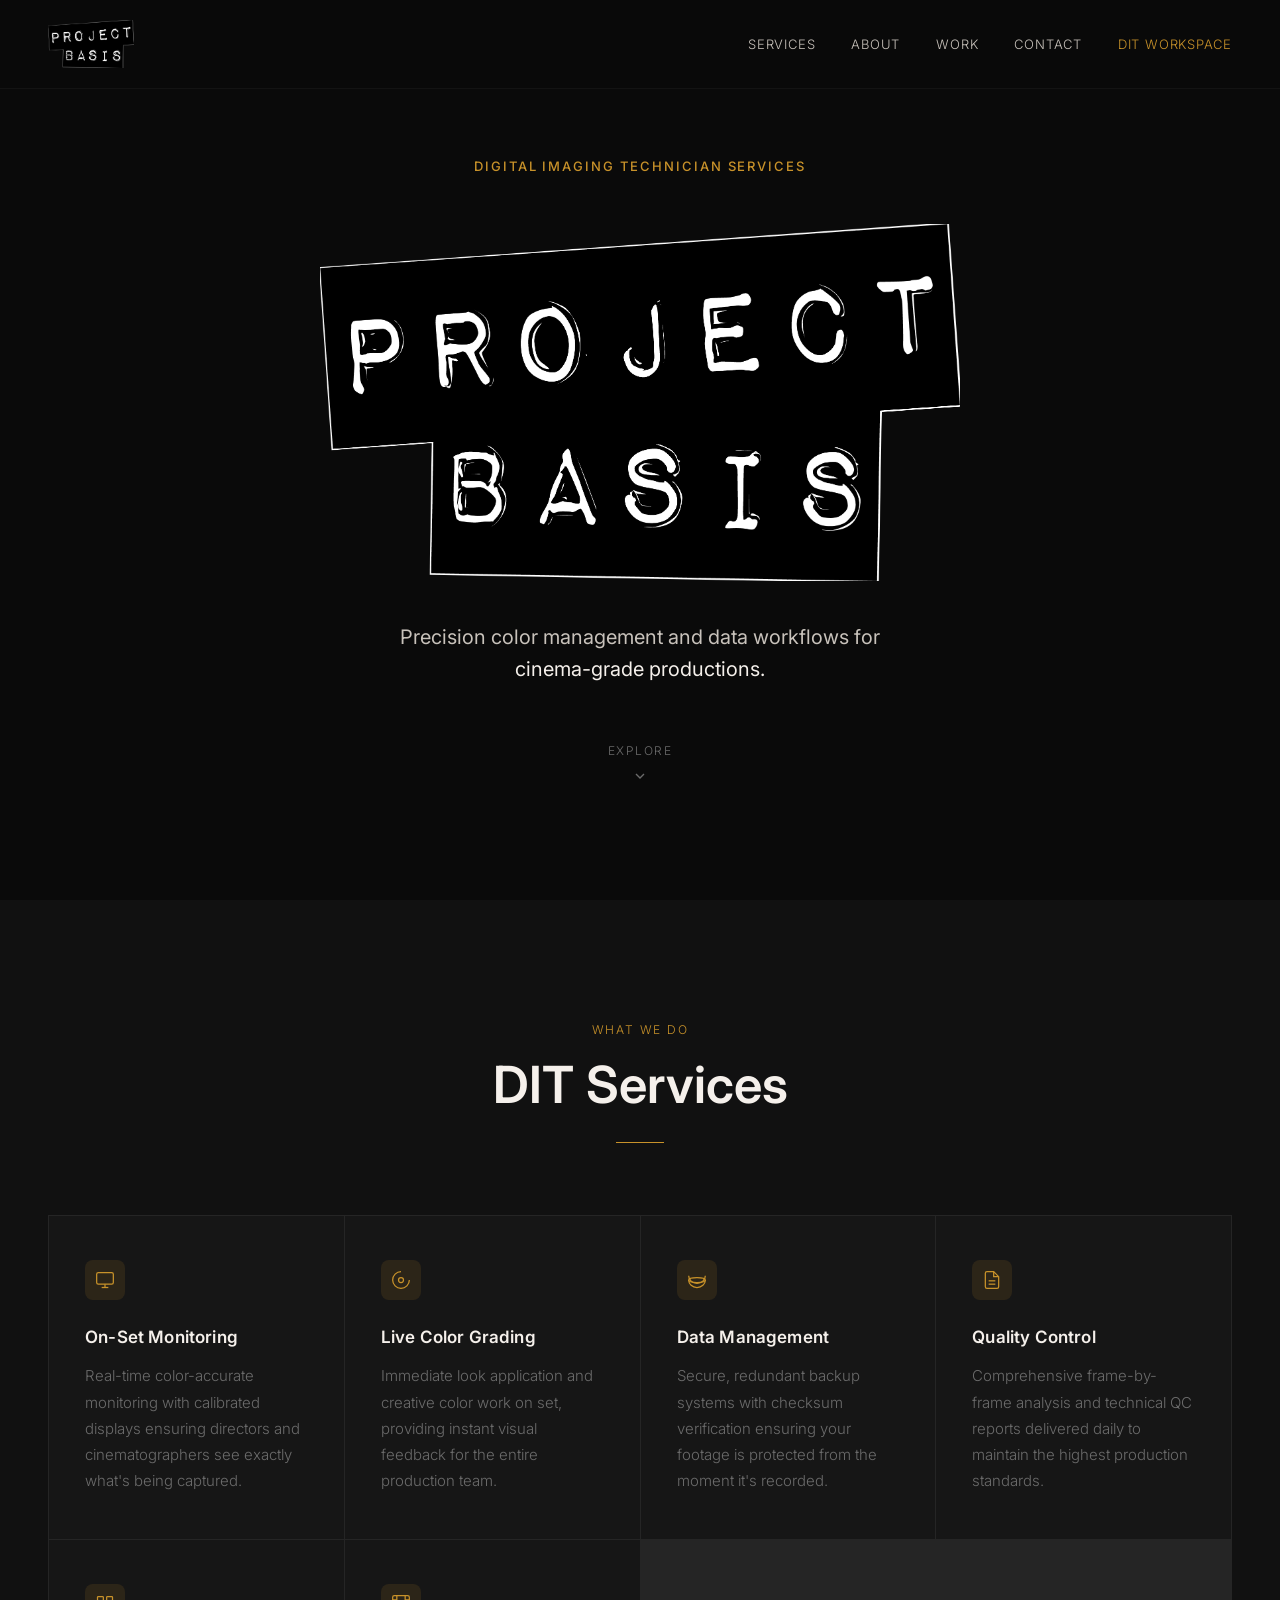
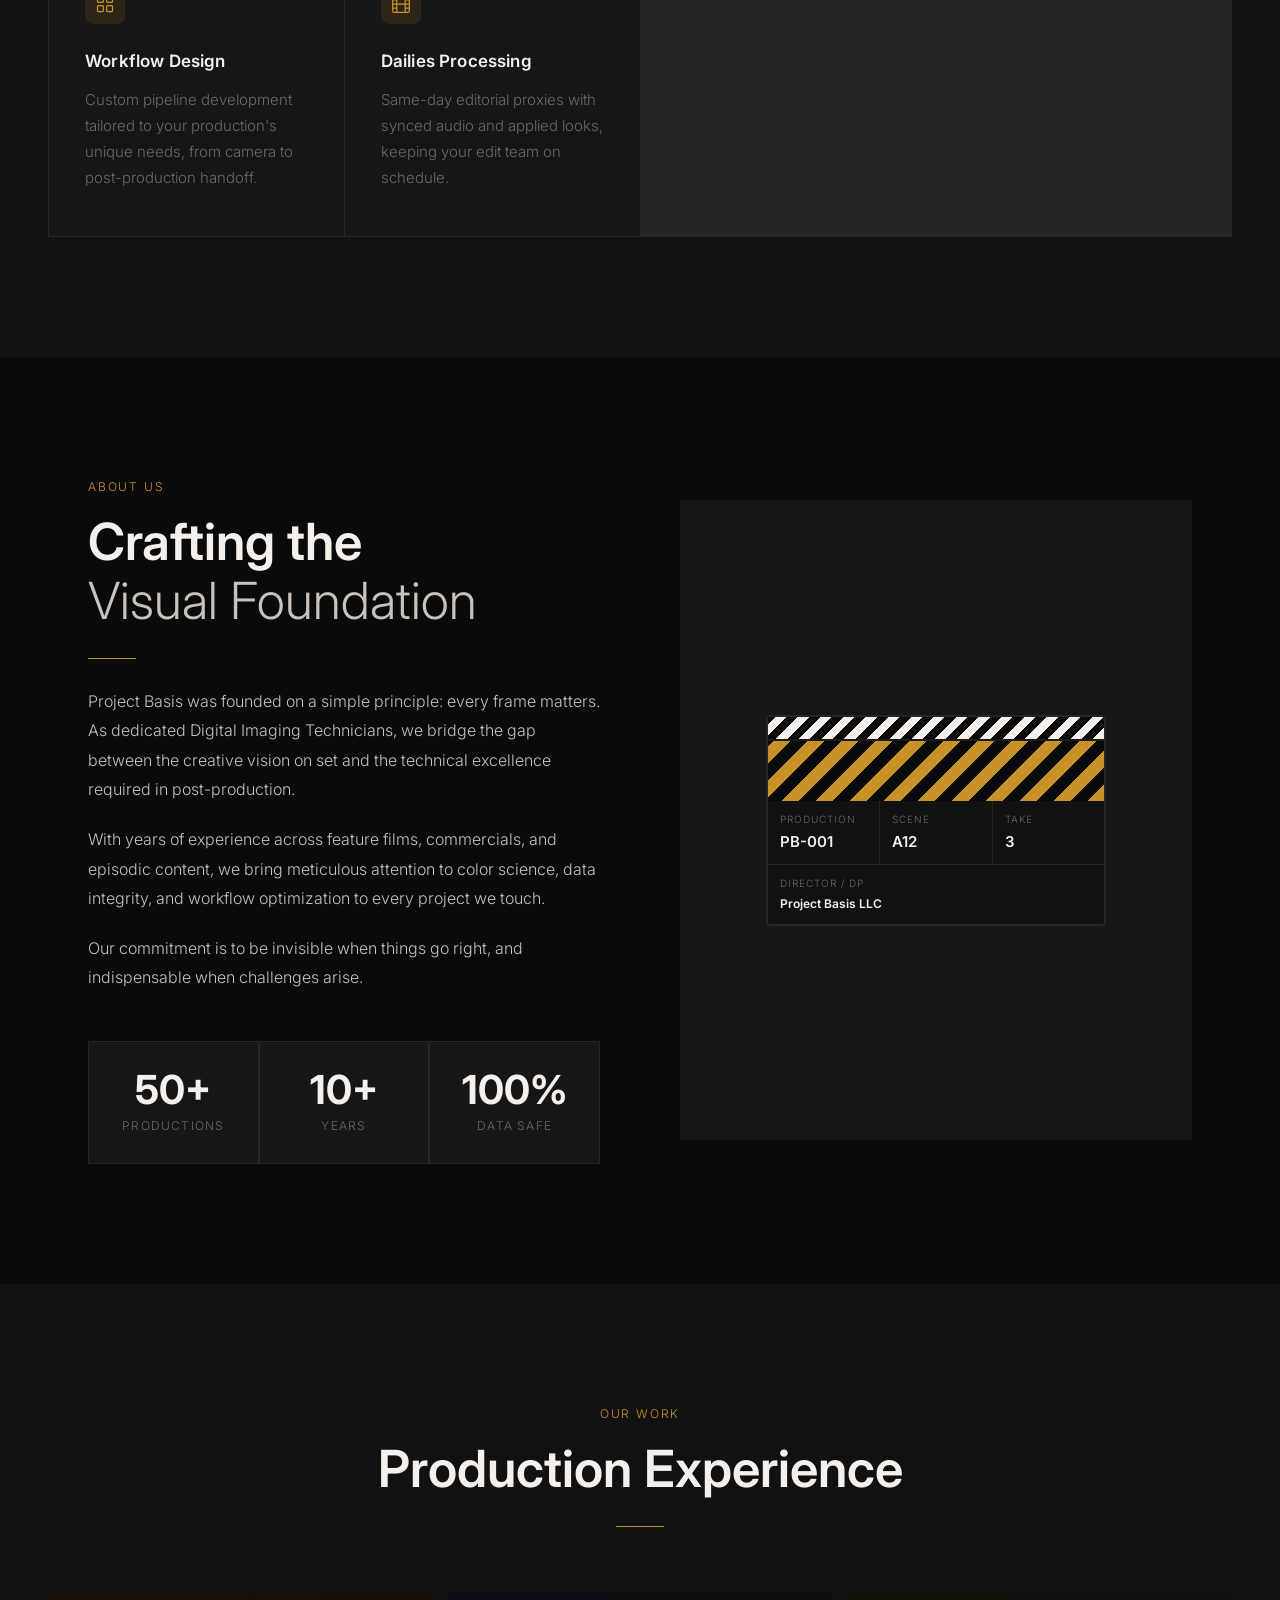
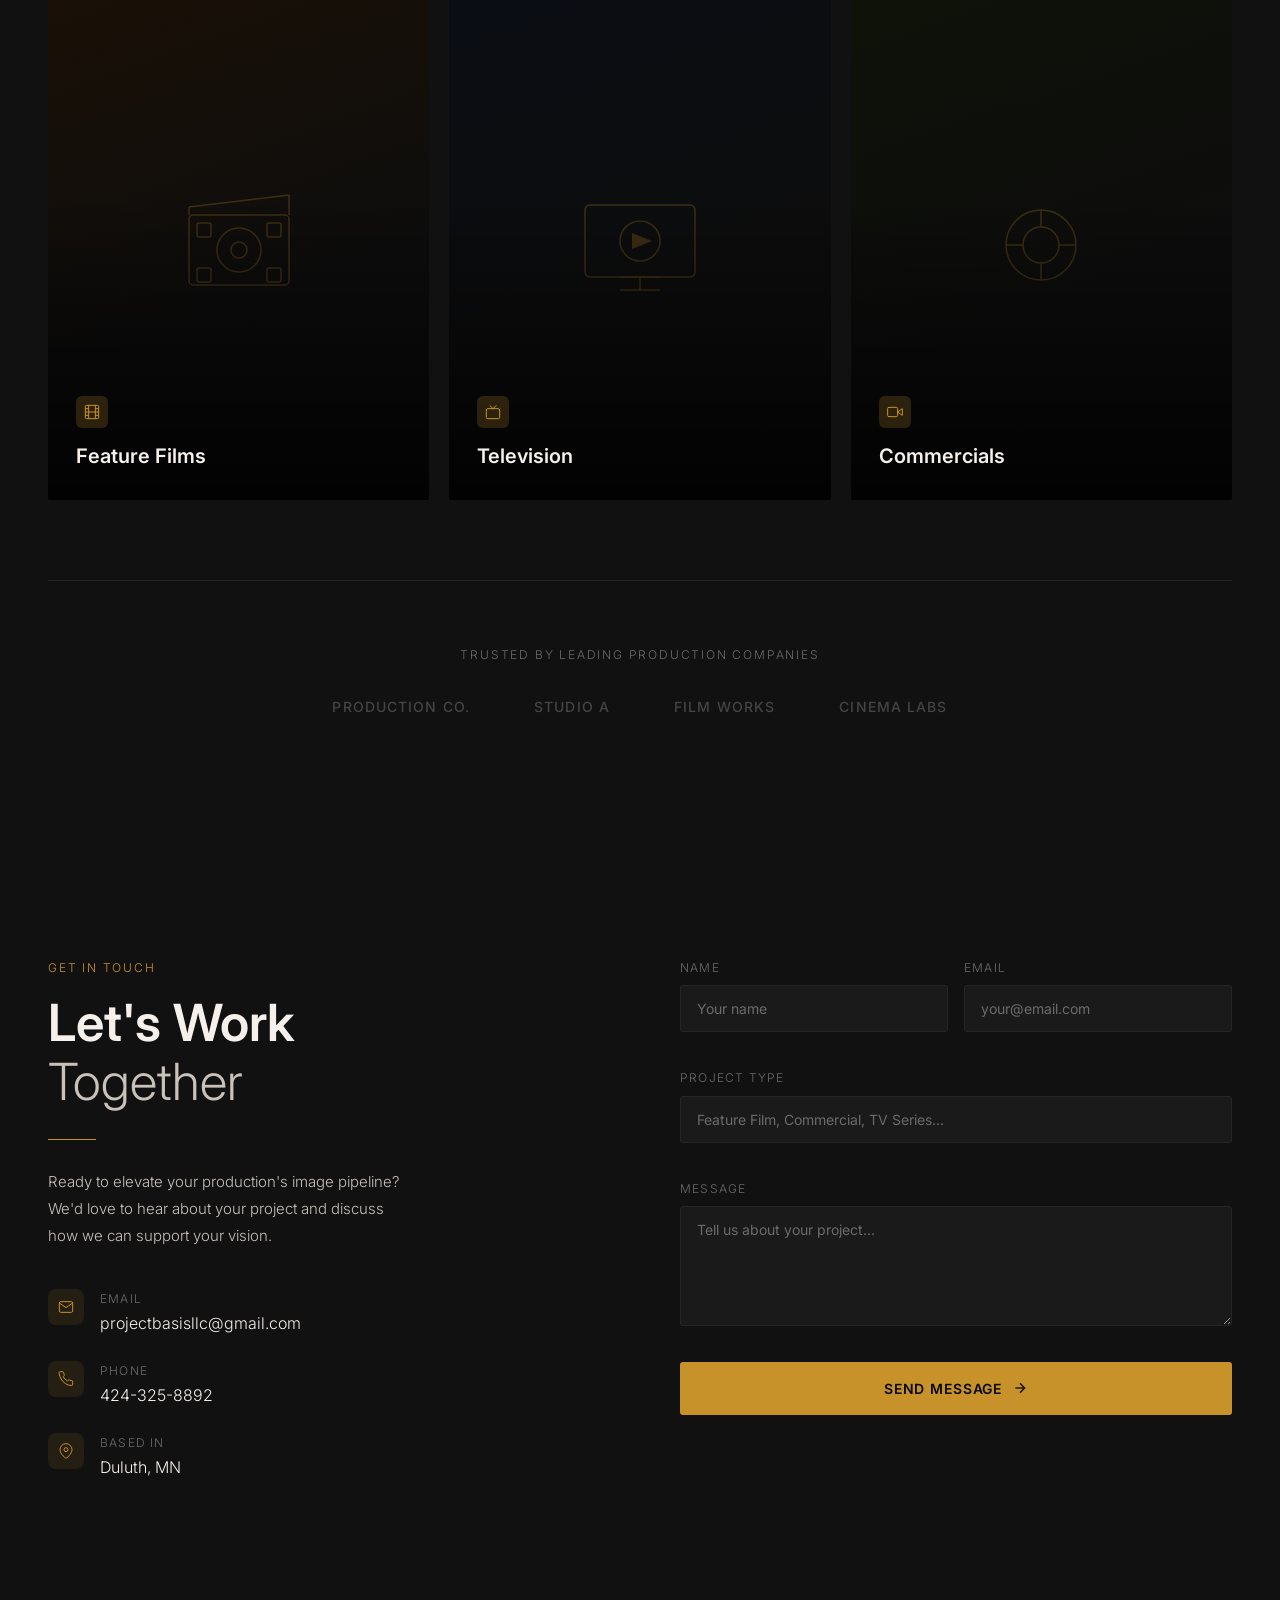
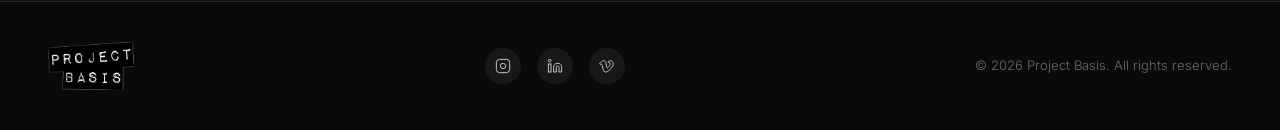
<file: index.html>
<!DOCTYPE html>
<html lang="en">
<head>
  <meta charset="UTF-8" />
  <meta name="viewport" content="width=device-width, initial-scale=1.0" />
  <title>Project Basis — Digital Imaging Technician Services</title>
  <link rel="preconnect" href="https://fonts.googleapis.com" />
  <link href="https://fonts.googleapis.com/css2?family=Inter:wght@300;400;500;600;700&display=swap" rel="stylesheet" />
  <link rel="stylesheet" href="styles.css" />
</head>
<body>

<!-- ══════════════════════════════════════════
     VIEW 1: MAIN SITE
══════════════════════════════════════════ -->
<div id="view-main" class="view active">

  <nav id="main-nav">
    <img src="assets/images/Logo3_withBG.png" alt="Project Basis" style="height:48px;width:auto;cursor:pointer;display:block;" onclick="showView('main')">
    <ul class="nav-links">
      <li><a onclick="scrollToSection('services')">Services</a></li>
      <li><a onclick="scrollToSection('about')">About</a></li>
      <li><a onclick="scrollToSection('work')">Work</a></li>
      <li><a onclick="scrollToSection('contact')">Contact</a></li>
      <li><a class="cta" onclick="goToWorkspace()">DIT Workspace</a></li>
    </ul>
  </nav>

  <!-- HERO -->
  <section id="hero">
    <p class="hero-tag">Digital Imaging Technician Services</p>
    <div class="hero-logo-wrap" style="margin-bottom:40px;">
      <img src="assets/images/Logo3_withBG.png" alt="Project Basis" style="width:min(640px,80vw);height:auto;display:block;" />
    </div>
    <p class="hero-subtitle">Precision color management and data workflows for <strong>cinema-grade productions.</strong></p>
    <div class="scroll-cue">
      <span>Explore</span>
      <svg width="16" height="16" viewBox="0 0 24 24" stroke="currentColor" fill="none" stroke-width="2"><polyline points="6 9 12 15 18 9"/></svg>
    </div>
  </section>

  <!-- SERVICES -->
  <section id="services">
    <div class="services-header">
      <p class="section-label">What We Do</p>
      <h2 class="section-title">DIT Services</h2>
      <div class="rule"></div>
    </div>
    <div class="services-grid">
      <div class="service-card">
        <div class="service-icon"><svg viewBox="0 0 24 24"><rect x="2" y="3" width="20" height="14" rx="2"/><line x1="8" y1="21" x2="16" y2="21"/><line x1="12" y1="17" x2="12" y2="21"/></svg></div>
        <h3 class="service-name">On-Set Monitoring</h3>
        <p class="service-desc">Real-time color-accurate monitoring with calibrated displays ensuring directors and cinematographers see exactly what's being captured.</p>
      </div>
      <div class="service-card">
        <div class="service-icon"><svg viewBox="0 0 24 24"><circle cx="12" cy="12" r="3"/><path d="M12 2a10 10 0 1 0 10 10"/></svg></div>
        <h3 class="service-name">Live Color Grading</h3>
        <p class="service-desc">Immediate look application and creative color work on set, providing instant visual feedback for the entire production team.</p>
      </div>
      <div class="service-card">
        <div class="service-icon"><svg viewBox="0 0 24 24"><ellipse cx="12" cy="12" rx="10" ry="3"/><path d="M2 12c0 4.97 4.48 9 10 9s10-4.03 10-9"/><path d="M2 7c0 4.97 4.48 9 10 9s10-4.03 10-9"/></svg></div>
        <h3 class="service-name">Data Management</h3>
        <p class="service-desc">Secure, redundant backup systems with checksum verification ensuring your footage is protected from the moment it's recorded.</p>
      </div>
      <div class="service-card">
        <div class="service-icon"><svg viewBox="0 0 24 24"><path d="M14 2H6a2 2 0 0 0-2 2v16a2 2 0 0 0 2 2h12a2 2 0 0 0 2-2V8z"/><polyline points="14 2 14 8 20 8"/><line x1="16" y1="13" x2="8" y2="13"/><line x1="16" y1="17" x2="8" y2="17"/></svg></div>
        <h3 class="service-name">Quality Control</h3>
        <p class="service-desc">Comprehensive frame-by-frame analysis and technical QC reports delivered daily to maintain the highest production standards.</p>
      </div>
      <div class="service-card">
        <div class="service-icon"><svg viewBox="0 0 24 24"><rect x="3" y="3" width="7" height="7" rx="1"/><rect x="14" y="3" width="7" height="7" rx="1"/><rect x="3" y="14" width="7" height="7" rx="1"/><rect x="14" y="14" width="7" height="7" rx="1"/></svg></div>
        <h3 class="service-name">Workflow Design</h3>
        <p class="service-desc">Custom pipeline development tailored to your production's unique needs, from camera to post-production handoff.</p>
      </div>
      <div class="service-card">
        <div class="service-icon"><svg viewBox="0 0 24 24"><rect x="2" y="2" width="20" height="20" rx="2"/><path d="M7 2v20M17 2v20M2 12h20M2 7h5M17 7h5M2 17h5M17 17h5"/></svg></div>
        <h3 class="service-name">Dailies Processing</h3>
        <p class="service-desc">Same-day editorial proxies with synced audio and applied looks, keeping your edit team on schedule.</p>
      </div>
    </div>
  </section>

  <!-- ABOUT -->
  <div id="about">
    <div>
      <p class="section-label">About Us</p>
      <h2 class="section-title">Crafting the<br><em>Visual Foundation</em></h2>
      <div class="rule"></div>
      <div class="about-body">
        <p>Project Basis was founded on a simple principle: every frame matters. As dedicated Digital Imaging Technicians, we bridge the gap between the creative vision on set and the technical excellence required in post-production.</p>
        <p>With years of experience across feature films, commercials, and episodic content, we bring meticulous attention to color science, data integrity, and workflow optimization to every project we touch.</p>
        <p>Our commitment is to be invisible when things go right, and indispensable when challenges arise.</p>
      </div>
      <div class="about-stats">
        <div class="stat"><div class="stat-number">50+</div><div class="stat-label">Productions</div></div>
        <div class="stat"><div class="stat-number">10+</div><div class="stat-label">Years</div></div>
        <div class="stat"><div class="stat-number">100%</div><div class="stat-label">Data Safe</div></div>
      </div>
    </div>
    <div class="about-image">
      <div class="clapboard">
        <div class="clapboard-body">
          <div class="clapboard-arm"></div>
          <div class="clapboard-stripe"></div>
          <div class="clapboard-fields">
            <div class="cb-field"><div class="cb-field-label">Production</div><div class="cb-field-value">PB-001</div></div>
            <div class="cb-field"><div class="cb-field-label">Scene</div><div class="cb-field-value">A12</div></div>
            <div class="cb-field"><div class="cb-field-label">Take</div><div class="cb-field-value">3</div></div>
            <div class="cb-field" style="grid-column:span 3"><div class="cb-field-label">Director / DP</div><div class="cb-field-value" style="font-size:12px">Project Basis LLC</div></div>
          </div>
        </div>
      </div>
    </div>
  </div>

  <!-- WORK -->
  <section id="work">
    <div class="work-header">
      <p class="section-label">Our Work</p>
      <h2 class="section-title">Production Experience</h2>
      <div class="rule"></div>
    </div>
    <div class="work-grid">
      <div class="work-card">
        <div class="work-card-bg film"></div>
        <div class="wc-illustration">
          <svg width="140" height="140" viewBox="0 0 140 140" stroke="#C8922A" fill="none" stroke-width="1.5"><rect x="20" y="40" width="100" height="70" rx="4"/><circle cx="70" cy="75" r="22"/><circle cx="70" cy="75" r="8"/><rect x="28" y="48" width="14" height="14" rx="2"/><rect x="98" y="48" width="14" height="14" rx="2"/><rect x="28" y="93" width="14" height="14" rx="2"/><rect x="98" y="93" width="14" height="14" rx="2"/><line x1="20" y1="32" x2="120" y2="20"/><line x1="20" y1="40" x2="20" y2="32"/><line x1="120" y1="40" x2="120" y2="20"/></svg>
        </div>
        <div class="work-card-overlay"></div>
        <div class="work-card-content">
          <div class="work-card-icon"><svg viewBox="0 0 24 24"><rect x="2" y="2" width="20" height="20" rx="2"/><path d="M7 2v20M17 2v20M2 12h20M2 7h5M2 17h5M17 7h5M17 17h5"/></svg></div>
          <div class="work-card-title">Feature Films</div>
        </div>
      </div>
      <div class="work-card">
        <div class="work-card-bg tv"></div>
        <div class="wc-illustration">
          <svg width="140" height="140" viewBox="0 0 140 140" stroke="#C8922A" fill="none" stroke-width="1.5"><rect x="15" y="30" width="110" height="72" rx="5"/><line x1="50" y1="102" x2="90" y2="102"/><line x1="70" y1="102" x2="70" y2="115"/><line x1="50" y1="115" x2="90" y2="115"/><circle cx="70" cy="66" r="20"/><polygon points="62,58 62,74 82,66" fill="#C8922A" stroke="none"/></svg>
        </div>
        <div class="work-card-overlay"></div>
        <div class="work-card-content">
          <div class="work-card-icon"><svg viewBox="0 0 24 24"><rect x="2" y="7" width="20" height="15" rx="2"/><polyline points="17 2 12 7 7 2"/></svg></div>
          <div class="work-card-title">Television</div>
        </div>
      </div>
      <div class="work-card">
        <div class="work-card-bg comm"></div>
        <div class="wc-illustration">
          <svg width="140" height="140" viewBox="0 0 140 140" stroke="#C8922A" fill="none" stroke-width="1.5"><circle cx="70" cy="70" r="35"/><circle cx="70" cy="70" r="18"/><line x1="70" y1="35" x2="70" y2="52"/><line x1="70" y1="88" x2="70" y2="105"/><line x1="35" y1="70" x2="52" y2="70"/><line x1="88" y1="70" x2="105" y2="70"/></svg>
        </div>
        <div class="work-card-overlay"></div>
        <div class="work-card-content">
          <div class="work-card-icon"><svg viewBox="0 0 24 24"><polygon points="23 7 16 12 23 17 23 7"/><rect x="1" y="5" width="15" height="14" rx="2"/></svg></div>
          <div class="work-card-title">Commercials</div>
        </div>
      </div>
    </div>
    <div class="trust-bar">
      <div class="trust-label">Trusted by leading production companies</div>
      <div class="trust-logos">
        <span class="trust-logo">Production Co.</span>
        <span class="trust-logo">Studio A</span>
        <span class="trust-logo">Film Works</span>
        <span class="trust-logo">Cinema Labs</span>
      </div>
    </div>
  </section>

  <!-- CONTACT -->
  <section id="contact">
    <div class="contact-inner">
      <div>
        <p class="section-label">Get In Touch</p>
        <h2 class="section-title">Let's Work<br><em>Together</em></h2>
        <div class="rule"></div>
        <p style="font-size:15px;color:var(--text);max-width:360px;line-height:1.8;">Ready to elevate your production's image pipeline? We'd love to hear about your project and discuss how we can support your vision.</p>
        <div class="contact-info-list">
          <div class="contact-info-item">
            <div class="contact-info-icon"><svg viewBox="0 0 24 24"><path d="M4 4h16c1.1 0 2 .9 2 2v12c0 1.1-.9 2-2 2H4c-1.1 0-2-.9-2-2V6c0-1.1.9-2 2-2z"/><polyline points="22,6 12,13 2,6"/></svg></div>
            <div><div class="contact-info-label">Email</div><div class="contact-info-value">projectbasisllc@gmail.com</div></div>
          </div>
          <div class="contact-info-item">
            <div class="contact-info-icon"><svg viewBox="0 0 24 24"><path d="M22 16.92v3a2 2 0 0 1-2.18 2 19.79 19.79 0 0 1-8.63-3.07A19.5 19.5 0 0 1 4.69 12 19.79 19.79 0 0 1 1.6 3.37 2 2 0 0 1 3.56 1h3a2 2 0 0 1 2 1.72c.127.96.361 1.903.7 2.81a2 2 0 0 1-.45 2.11L7.91 8.72a16 16 0 0 0 6.29 6.29l.91-.91a2 2 0 0 1 2.11-.45c.907.339 1.85.573 2.81.7A2 2 0 0 1 22 16.92z"/></svg></div>
            <div><div class="contact-info-label">Phone</div><div class="contact-info-value">424-325-8892</div></div>
          </div>
          <div class="contact-info-item">
            <div class="contact-info-icon"><svg viewBox="0 0 24 24"><path d="M21 10c0 7-9 13-9 13s-9-6-9-13a9 9 0 0 1 18 0z"/><circle cx="12" cy="10" r="3"/></svg></div>
            <div><div class="contact-info-label">Based In</div><div class="contact-info-value">Duluth, MN</div></div>
          </div>
        </div>
      </div>
      <form class="contact-form" onsubmit="handleContact(event)">
        <div class="form-row">
          <div class="form-group"><label class="form-label">Name</label><input class="form-input" type="text" placeholder="Your name" /></div>
          <div class="form-group"><label class="form-label">Email</label><input class="form-input" type="email" placeholder="your@email.com" /></div>
        </div>
        <div class="form-group"><label class="form-label">Project Type</label><input class="form-input" type="text" placeholder="Feature Film, Commercial, TV Series..." /></div>
        <div class="form-group"><label class="form-label">Message</label><textarea class="form-input" placeholder="Tell us about your project..."></textarea></div>
        <button type="submit" class="btn-send">
          Send Message
          <svg viewBox="0 0 24 24"><line x1="5" y1="12" x2="19" y2="12"/><polyline points="12 5 19 12 12 19"/></svg>
        </button>
      </form>
    </div>
  </section>

  <!-- FOOTER -->
  <footer id="main-footer">
    <img src="assets/images/Logo3_withBG.png" alt="Project Basis" style="height:48px;width:auto;cursor:pointer;display:block;" onclick="showView('main')">
    <div class="footer-social">
      <a href="#" aria-label="Instagram"><svg viewBox="0 0 24 24"><rect x="2" y="2" width="20" height="20" rx="5"/><path d="M16 11.37A4 4 0 1 1 12.63 8 4 4 0 0 1 16 11.37z"/><line x1="17.5" y1="6.5" x2="17.51" y2="6.5"/></svg></a>
      <a href="#" aria-label="LinkedIn"><svg viewBox="0 0 24 24"><path d="M16 8a6 6 0 0 1 6 6v7h-4v-7a2 2 0 0 0-4 0v7h-4v-7a6 6 0 0 1 6-6z"/><rect x="2" y="9" width="4" height="12"/><circle cx="4" cy="4" r="2"/></svg></a>
      <a href="#" aria-label="Vimeo"><svg viewBox="0 0 24 24"><path d="M21.6 8.8c-.8 4.5-5.6 9.5-8.5 11.3C10 22.1 7.4 21 6.5 18.3c-.5-1.6-2-8-2.5-8.8-.5-.8-1.7-.4-2.3.2L.5 8.5C2.7 6.5 5 4 7 4.1c2 0 3.3 1.5 3.7 4.5.4 3.3.8 5.2 1.2 5.7.5.8 1.2.5 2-.3 1.4-1.5 2.7-3.9 2.8-5.3.1-1.9-1.5-2.7-3.1-1.9C14.8 2.5 20 2.7 21.6 8.8z"/></svg></a>
    </div>
    <p class="footer-copy">© 2026 Project Basis. All rights reserved.</p>
  </footer>

</div><!-- /view-main -->


<!-- ══════════════════════════════════════════
     VIEW 2: LOGIN / REGISTER
══════════════════════════════════════════ -->
<div id="view-login" class="view">

  <nav class="login-nav">
    <img src="assets/images/Logo3_withBG.png" alt="Project Basis" style="height:48px;width:auto;cursor:pointer;display:block;" onclick="showView('main')">
    <button class="nav-back" onclick="showView('main')">
      <svg viewBox="0 0 24 24"><polyline points="15 18 9 12 15 6"/></svg>
      Back to site
    </button>
  </nav>

  <div class="login-page">
    <div class="login-left">
      <p class="section-label">DIT Workspace</p>
      <h1 class="section-title">Member<br><em>Access Portal</em></h1>
      <div class="panel-rule"></div>
      <p class="panel-desc">The Project Basis DIT Workspace is a private tool for credentialed members to manage mag logs, delivery records, and daily data reports on production.</p>
      <div class="feature-list">
        <div class="feature-item"><div class="feature-dot"></div>Individual card tracking &amp; mag logs</div>
        <div class="feature-item"><div class="feature-dot"></div>Drive delivery log with chain of custody</div>
        <div class="feature-item"><div class="feature-dot"></div>Checksum &amp; backup status tracking</div>
        <div class="feature-item"><div class="feature-dot"></div>CSV export for post-production handoff</div>
        <div class="feature-item"><div class="feature-dot"></div>Daily notes and issue logging</div>
      </div>
    </div>

    <div class="login-right">
      <div class="tab-bar">
        <button class="tab-btn active" id="tab-login" onclick="switchAuthTab('login')">Sign In</button>
        <button class="tab-btn" id="tab-register" onclick="switchAuthTab('register')">Register</button>
      </div>

      <!-- LOGIN -->
      <div class="auth-panel" id="auth-login">
        <h2>Welcome back</h2>
        <p class="form-sub">Sign in to access the DIT Workspace.</p>
        <div class="alert error" id="login-error"></div>
        <div class="alert success" id="login-success"></div>
        <div class="form-group">
          <label class="form-label">Email</label>
          <input class="form-input" type="email" id="login-email" placeholder="your@email.com" autocomplete="email" />
        </div>
        <div class="form-group">
          <label class="form-label">Password</label>
          <div class="form-input-wrap">
            <input class="form-input" type="password" id="login-password" placeholder="••••••••" autocomplete="current-password" style="padding-right:44px" />
            <button class="toggle-pw" type="button" onclick="togglePw('login-password',this)">
              <svg viewBox="0 0 24 24"><path d="M1 12s4-8 11-8 11 8 11 8-4 8-11 8-11-8-11-8z"/><circle cx="12" cy="12" r="3"/></svg>
            </button>
          </div>
        </div>
        <button class="btn-submit" onclick="handleLogin()">
          Sign In <svg viewBox="0 0 24 24"><polyline points="9 18 15 12 9 6"/></svg>
        </button>
        <div class="form-footer">Don't have an account? <a onclick="switchAuthTab('register')">Register here</a></div>
      </div>

      <!-- REGISTER -->
      <div class="auth-panel" id="auth-register" style="display:none">
        <h2>Create account</h2>
        <p class="form-sub">Request access to the Project Basis DIT Workspace.</p>
        <div class="alert error" id="reg-error"></div>
        <div class="alert success" id="reg-success"></div>
        <div style="display:grid;grid-template-columns:1fr 1fr;gap:12px">
          <div class="form-group"><label class="form-label">First Name</label><input class="form-input" type="text" id="reg-first" placeholder="Jane" /></div>
          <div class="form-group"><label class="form-label">Last Name</label><input class="form-input" type="text" id="reg-last" placeholder="Smith" /></div>
        </div>
        <div class="form-group"><label class="form-label">Email</label><input class="form-input" type="email" id="reg-email" placeholder="your@email.com" /></div>
        <div class="form-group"><label class="form-label">Role / Production Title</label><input class="form-input" type="text" id="reg-role" placeholder="DIT, Data Manager, Post Supervisor..." /></div>
        <div class="form-group">
          <label class="form-label">Password</label>
          <div class="form-input-wrap">
            <input class="form-input" type="password" id="reg-password" placeholder="Min. 8 characters" autocomplete="new-password" style="padding-right:44px" oninput="updateStrength(this.value)" />
            <button class="toggle-pw" type="button" onclick="togglePw('reg-password',this)">
              <svg viewBox="0 0 24 24"><path d="M1 12s4-8 11-8 11 8 11 8-4 8-11 8-11-8-11-8z"/><circle cx="12" cy="12" r="3"/></svg>
            </button>
          </div>
          <div class="strength-bar" id="strength-bar"><div class="strength-fill" id="strength-fill"></div></div>
          <div class="strength-label" id="strength-label"></div>
        </div>
        <div class="form-group">
          <label class="form-label">Confirm Password</label>
          <div class="form-input-wrap">
            <input class="form-input" type="password" id="reg-confirm" placeholder="••••••••" autocomplete="new-password" style="padding-right:44px" />
            <button class="toggle-pw" type="button" onclick="togglePw('reg-confirm',this)">
              <svg viewBox="0 0 24 24"><path d="M1 12s4-8 11-8 11 8 11 8-4 8-11 8-11-8-11-8z"/><circle cx="12" cy="12" r="3"/></svg>
            </button>
          </div>
        </div>
        <div class="form-group">
          <label class="form-label">Access Code</label>
          <input class="form-input" type="password" id="reg-access-code" placeholder="Enter access code" autocomplete="off" />
          <div style="font-size:12px;color:var(--muted);margin-top:5px">Contact Project Basis to receive your access code.</div>
        </div>
        <button class="btn-submit" onclick="handleRegister()">
          Create Account <svg viewBox="0 0 24 24"><polyline points="9 18 15 12 9 6"/></svg>
        </button>
        <div class="form-footer">Already have an account? <a onclick="switchAuthTab('login')">Sign in</a></div>
      </div>
    </div>
  </div>

</div><!-- /view-login -->


<!-- ══════════════════════════════════════════
     VIEW 3: DIT WORKSPACE
══════════════════════════════════════════ -->
<div id="view-workspace" class="view">

  <nav id="ws-nav">
    <div class="ws-nav-left">
      <img src="assets/images/Logo3_withBG.png" alt="Project Basis" style="height:36px;width:auto;cursor:pointer;display:block;" onclick="signOut()">
      <span class="ws-workspace-label">DIT Workspace</span>
    </div>
    <div class="ws-nav-right">
      <div class="user-pill">
        <div class="user-avatar" id="user-avatar"></div>
        <span class="user-name" id="user-name"></span>
      </div>
      <button class="btn-signout" onclick="signOut()">
        <svg viewBox="0 0 24 24"><path d="M9 21H5a2 2 0 0 1-2-2V5a2 2 0 0 1 2-2h4"/><polyline points="16 17 21 12 16 7"/><line x1="21" y1="12" x2="9" y2="12"/></svg>
        Sign Out
      </button>
    </div>
  </nav>

  <div class="ws-page-header">
    <div>
      <p class="ws-page-tag">DIT Workspace</p>
      <h1 class="ws-page-title">Production <em>Reports</em></h1>
    </div>
    <div class="day-selector">
      <span class="day-label">Date</span>
      <input type="date" class="day-input" id="prod-date" onchange="loadReport()">
    </div>
  </div>

  <div class="ws-main">

  <!-- ═══ MAIN TAB BAR ═══ -->
  <div class="ws-tab-bar">
    <button class="ws-tab active" onclick="switchWsTab('reports')">Production Reports</button>
    <button class="ws-tab" onclick="switchWsTab('preproduction')">Pre-Production Checklist</button>
    <button class="ws-tab" onclick="switchWsTab('postproduction')">Post-Production Checklist</button>
    <button class="ws-tab" onclick="switchWsTab('contract')">Services Contract</button>
  </div>

  <!-- ══ TAB: PRODUCTION REPORTS ══ -->
  <div class="ws-tab-content active" id="tab-reports">
    <div class="ws-subtab-bar" style="margin-top:20px">
      <button class="ws-subtab active" onclick="switchWsSubTab('daily')">Daily Report</button>
      <button class="ws-subtab" onclick="switchWsSubTab('completion')">Project Completion Report</button>
    </div>

    <!-- Sub-tab: Daily Report -->
    <div class="ws-subtab-content active" id="subtab-daily">


    <!-- Production Header Fields -->
    <div class="ws-panel" style="margin-top:24px">
      <div class="ws-panel-head"><span class="ws-panel-title">Production Information</span></div>
      <div class="ws-form-grid cols-4">
        <div class="ws-field"><label>Production</label><input type="text" id="d-production" placeholder="Production name"></div>
        <div class="ws-field"><label>Show / Episode</label><input type="text" id="d-show" placeholder="EP or show title"></div>
        <div class="ws-field"><label>Shoot Day #</label><input type="text" id="d-shootday" placeholder="e.g. 3"></div>
        <div class="ws-field"><label>Date</label><input type="date" id="d-date"></div>
        <div class="ws-field"><label>DIT</label><input type="text" id="d-dit" placeholder="DIT name"></div>
        <div class="ws-field"><label>DoP</label><input type="text" id="d-dop" placeholder="Director of Photography"></div>
        <div class="ws-field span-2"><label>Location</label><input type="text" id="d-location" placeholder="Shoot location"></div>
      </div>
    </div>

    <!-- Camera Summary -->
    <div class="ws-panel">
      <div class="ws-panel-head"><span class="ws-panel-title">Camera Summary</span></div>
      <div class="table-wrap">
        <table class="ws-table">
          <thead><tr>
            <th>Camera</th><th>Camera Model</th><th>MAGs Used</th><th>Total Clips</th><th>Total Duration</th><th>Total GBs (RAW)</th>
          </tr></thead>
          <tbody>
            <tr><td style="color:var(--muted);font-weight:500">A Cam</td><td><input class="ti" style="width:140px" placeholder="e.g. ARRI Alexa 35"></td><td><input class="ti" style="width:70px"></td><td><input class="ti" style="width:70px"></td><td><input class="ti" style="width:90px"></td><td><input class="ti" style="width:90px"></td></tr>
            <tr><td style="color:var(--muted);font-weight:500">B Cam</td><td><input class="ti" style="width:140px"></td><td><input class="ti" style="width:70px"></td><td><input class="ti" style="width:70px"></td><td><input class="ti" style="width:90px"></td><td><input class="ti" style="width:90px"></td></tr>
            <tr><td style="color:var(--muted);font-weight:500">C Cam</td><td><input class="ti" style="width:140px"></td><td><input class="ti" style="width:70px"></td><td><input class="ti" style="width:70px"></td><td><input class="ti" style="width:90px"></td><td><input class="ti" style="width:90px"></td></tr>
            <tr><td style="color:var(--muted);font-weight:500">D Cam</td><td><input class="ti" style="width:140px"></td><td><input class="ti" style="width:70px"></td><td><input class="ti" style="width:70px"></td><td><input class="ti" style="width:90px"></td><td><input class="ti" style="width:90px"></td></tr>
            <tr><td style="color:var(--gold);font-weight:600;font-size:12px;letter-spacing:0.08em">TOTAL</td><td></td><td><input class="ti" style="width:70px;color:var(--gold)"></td><td><input class="ti" style="width:70px;color:var(--gold)"></td><td><input class="ti" style="width:90px;color:var(--gold)"></td><td><input class="ti" style="width:90px;color:var(--gold)"></td></tr>
          </tbody>
        </table>
      </div>
    </div>

    <!-- Mag Log -->
    <div class="ws-panel">
      <div class="ws-panel-head">
        <span class="ws-panel-title">Mag Log — Individual Card Tracking</span>
        <button class="btn-add" onclick="addMagRow()">
          <svg viewBox="0 0 24 24"><line x1="12" y1="5" x2="12" y2="19"/><line x1="5" y1="12" x2="19" y2="12"/></svg>Add Mag
        </button>
      </div>
      <div class="table-wrap">
        <table class="ws-table">
          <thead><tr>
            <th class="cell-num">#</th><th>Mag ID</th><th>Camera</th><th>Media Type</th>
            <th>Clips</th><th>Duration</th><th>Raw GBs</th><th>3 Copies Verified</th><th>Checksum</th>
            <th>LTO Archived</th><th>Dailies Delivered</th><th>Editorial Delivered</th><th>Frame.io Upload</th><th>Notes</th><th></th>
          </tr></thead>
          <tbody id="mag-body"></tbody>
        </table>
      </div>
    </div>

    <!-- Delivery Log -->
    <div class="ws-panel">
      <div class="ws-panel-head">
        <span class="ws-panel-title">Delivery Log</span>
        <button class="btn-add" onclick="addDeliveryRow()">
          <svg viewBox="0 0 24 24"><line x1="12" y1="5" x2="12" y2="19"/><line x1="5" y1="12" x2="19" y2="12"/></svg>Add Entry
        </button>
      </div>
      <div class="table-wrap">
        <table class="ws-table">
          <thead><tr>
            <th class="cell-num">Delivery #</th><th>Drive Label / ID</th><th>Contents</th>
            <th>Delivered To</th><th>Method</th><th>Date / Time</th><th>Received By (Signature)</th><th>Notes</th><th></th>
          </tr></thead>
          <tbody id="delivery-body"></tbody>
        </table>
      </div>
    </div>

    <!-- Notes / Issues -->
    <div class="ws-panel">
      <div class="ws-panel-head"><span class="ws-panel-title">Notes / Issues</span></div>
      <div class="ws-notes">
        <textarea id="daily-notes" placeholder="Notes and issues from the day..."></textarea>
      </div>
    </div>

    <!-- Signatures -->
    <div class="ws-panel">
      <div class="ws-panel-head"><span class="ws-panel-title">Signatures</span></div>
      <div class="sig-strip">
        <div class="sig-block">
          <div class="ws-field"><label>DIT Signature</label><input type="text" placeholder="Type name to confirm"></div>
          <div class="ws-field"><label>Date</label><input type="date"></div>
        </div>
        <div class="sig-block">
          <div class="ws-field"><label>UPM / Prod. Rep Signature</label><input type="text" placeholder="Type name to confirm"></div>
          <div class="ws-field"><label>Date</label><input type="date"></div>
        </div>
      </div>
    </div>

    <div class="ws-footer">
      <button class="btn-sec" onclick="saveReport()">
        <svg viewBox="0 0 24 24"><path d="M19 21H5a2 2 0 0 1-2-2V5a2 2 0 0 1 2-2h11l5 5v11a2 2 0 0 1-2 2z"/><polyline points="17 21 17 13 7 13 7 21"/><polyline points="7 3 7 8 15 8"/></svg>
        Save Report
      </button>
      <button class="btn-pri" onclick="exportCSV()">
        <svg viewBox="0 0 24 24"><path d="M21 15v4a2 2 0 0 1-2 2H5a2 2 0 0 1-2-2v-4"/><polyline points="7 10 12 15 17 10"/><line x1="12" y1="15" x2="12" y2="3"/></svg>
        Export to CSV
      </button>
    </div>
  </div><!-- /subtab-daily -->

    <!-- Sub-tab: Project Completion Report -->
    <div class="ws-subtab-content" id="subtab-completion">


    <div class="ws-panel" style="margin-top:24px">
      <div class="ws-panel-head"><span class="ws-panel-title">Production Header</span></div>
      <div class="ws-form-grid cols-4">
        <div class="ws-field span-2"><label>Production</label><input type="text" placeholder="Production name"></div>
        <div class="ws-field span-2"><label>Show / Episode</label><input type="text" placeholder=""></div>
        <div class="ws-field"><label>Shoot Days</label><input type="text" placeholder="e.g. 1–15"></div>
        <div class="ws-field"><label>Total Days</label><input type="text" placeholder=""></div>
        <div class="ws-field"><label>DIT</label><input type="text" placeholder=""></div>
        <div class="ws-field"><label>DoP</label><input type="text" placeholder=""></div>
        <div class="ws-field span-4"><label>Post Supervisor</label><input type="text" placeholder=""></div>
      </div>
    </div>

    <!-- Production Totals Summary -->
    <div class="ws-panel">
      <div class="ws-panel-head"><span class="ws-panel-title">Production Totals Summary</span></div>
      <div class="ws-form-grid cols-7">
        <div class="ws-field"><label>Total Shoot Days</label><input type="text" placeholder=""></div>
        <div class="ws-field"><label>Total MAGs Processed</label><input type="text" placeholder=""></div>
        <div class="ws-field"><label>Total Clips</label><input type="text" placeholder=""></div>
        <div class="ws-field"><label>Total Duration</label><input type="text" placeholder=""></div>
        <div class="ws-field"><label>Total Raw Data (GBs)</label><input type="text" placeholder=""></div>
        <div class="ws-field"><label>Total Dailies Delivered</label><input type="text" placeholder=""></div>
        <div class="ws-field"><label>Total Drives Delivered</label><input type="text" placeholder=""></div>
      </div>
    </div>

    <!-- Per-Camera Breakdown -->
    <div class="ws-panel">
      <div class="ws-panel-head">
        <span class="ws-panel-title">Per-Camera Breakdown (Full Production)</span>
      </div>
      <div class="table-wrap">
        <table class="ws-table">
          <thead><tr>
            <th>Camera</th><th>Camera ID / Model</th><th>Total MAGs</th><th>Total Clips</th><th>Total Duration</th><th>Total GBs</th><th>Avg GBs/Day</th><th>Codec Used</th><th>Media Type</th><th>Card Reader</th><th>Offload SW</th><th>Notes</th>
          </tr></thead>
          <tbody>
            <tr><td style="color:var(--muted);font-weight:500">A Cam</td><td><input class="ti" style="width:130px"></td><td><input class="ti" style="width:70px"></td><td><input class="ti" style="width:70px"></td><td><input class="ti" style="width:90px"></td><td><input class="ti" style="width:80px"></td><td><input class="ti" style="width:80px"></td><td><input class="ti" style="width:100px"></td><td><input class="ti" style="width:90px"></td><td><input class="ti" style="width:90px"></td><td><input class="ti" style="width:90px"></td><td><input class="ti" style="width:130px"></td></tr>
            <tr><td style="color:var(--muted);font-weight:500">B Cam</td><td><input class="ti" style="width:130px"></td><td><input class="ti" style="width:70px"></td><td><input class="ti" style="width:70px"></td><td><input class="ti" style="width:90px"></td><td><input class="ti" style="width:80px"></td><td><input class="ti" style="width:80px"></td><td><input class="ti" style="width:100px"></td><td><input class="ti" style="width:90px"></td><td><input class="ti" style="width:90px"></td><td><input class="ti" style="width:90px"></td><td><input class="ti" style="width:130px"></td></tr>
            <tr><td style="color:var(--muted);font-weight:500">C Cam</td><td><input class="ti" style="width:130px"></td><td><input class="ti" style="width:70px"></td><td><input class="ti" style="width:70px"></td><td><input class="ti" style="width:90px"></td><td><input class="ti" style="width:80px"></td><td><input class="ti" style="width:80px"></td><td><input class="ti" style="width:100px"></td><td><input class="ti" style="width:90px"></td><td><input class="ti" style="width:90px"></td><td><input class="ti" style="width:90px"></td><td><input class="ti" style="width:130px"></td></tr>
            <tr><td style="color:var(--muted);font-weight:500">D Cam</td><td><input class="ti" style="width:130px"></td><td><input class="ti" style="width:70px"></td><td><input class="ti" style="width:70px"></td><td><input class="ti" style="width:90px"></td><td><input class="ti" style="width:80px"></td><td><input class="ti" style="width:80px"></td><td><input class="ti" style="width:100px"></td><td><input class="ti" style="width:90px"></td><td><input class="ti" style="width:90px"></td><td><input class="ti" style="width:90px"></td><td><input class="ti" style="width:130px"></td></tr>
            <tr><td style="color:var(--muted);font-weight:500">Audio/Sound</td><td><input class="ti" style="width:130px"></td><td><input class="ti" style="width:70px"></td><td><input class="ti" style="width:70px"></td><td><input class="ti" style="width:90px"></td><td><input class="ti" style="width:80px"></td><td><input class="ti" style="width:80px"></td><td><input class="ti" style="width:100px"></td><td><input class="ti" style="width:90px"></td><td><input class="ti" style="width:90px"></td><td><input class="ti" style="width:90px"></td><td><input class="ti" style="width:130px"></td></tr>
            <tr><td style="color:var(--muted);font-weight:500">Other</td><td><input class="ti" style="width:130px"></td><td><input class="ti" style="width:70px"></td><td><input class="ti" style="width:70px"></td><td><input class="ti" style="width:90px"></td><td><input class="ti" style="width:80px"></td><td><input class="ti" style="width:80px"></td><td><input class="ti" style="width:100px"></td><td><input class="ti" style="width:90px"></td><td><input class="ti" style="width:90px"></td><td><input class="ti" style="width:90px"></td><td><input class="ti" style="width:130px"></td></tr>
            <tr><td style="color:var(--gold);font-weight:600;font-size:12px;letter-spacing:0.08em">TOTALS</td><td></td><td><input class="ti" style="width:70px;color:var(--gold)"></td><td><input class="ti" style="width:70px;color:var(--gold)"></td><td><input class="ti" style="width:90px;color:var(--gold)"></td><td><input class="ti" style="width:80px;color:var(--gold)"></td><td></td><td></td><td></td><td></td><td></td><td></td></tr>
          </tbody>
        </table>
      </div>
    </div>

    <!-- Day-by-Day Log -->
    <div class="ws-panel">
      <div class="ws-panel-head">
        <span class="ws-panel-title">Day-by-Day Data Log</span>
        <button class="btn-add" onclick="addDayRow()">
          <svg viewBox="0 0 24 24"><line x1="12" y1="5" x2="12" y2="19"/><line x1="5" y1="12" x2="19" y2="12"/></svg>Add Day
        </button>
      </div>
      <div class="table-wrap">
        <table class="ws-table">
          <thead><tr>
            <th>Day #</th><th>Date</th><th>Location</th><th>A Cam GBs</th><th>B Cam GBs</th><th>C Cam GBs</th><th>Audio GBs</th><th>Total GBs</th><th>Total Clips</th><th>Dailies Delivered</th><th>Editorial Delivered</th><th>LTO Archived</th><th>Drive ID(s)</th><th>Notes</th><th></th>
          </tr></thead>
          <tbody id="day-body"></tbody>
        </table>
      </div>
    </div>

    <!-- Drive Inventory -->
    <div class="ws-panel">
      <div class="ws-panel-head">
        <span class="ws-panel-title">Drive Inventory & Delivery Record</span>
        <button class="btn-add" onclick="addDriveRow()">
          <svg viewBox="0 0 24 24"><line x1="12" y1="5" x2="12" y2="19"/><line x1="5" y1="12" x2="19" y2="12"/></svg>Add Drive
        </button>
      </div>
      <div class="table-wrap">
        <table class="ws-table">
          <thead><tr>
            <th>Drive #</th><th>Drive Label</th><th>Type/Size</th><th>Contents (Days)</th><th>Copy # (1/2/3)</th><th>Delivered To</th><th>Method</th><th>Date Delivered</th><th>Received By</th><th>Tracking #</th><th>Confirmed Receipt</th><th>Returned to Prod</th><th>Archived (LTO)</th><th>Notes</th><th></th>
          </tr></thead>
          <tbody id="drive-body"></tbody>
        </table>
      </div>
    </div>

    <!-- Sign-Off Checklist -->
    <div class="ws-panel">
      <div class="ws-panel-head"><span class="ws-panel-title">Project Completion Sign-Off</span></div>
      <div class="signoff-list">
        <div class="signoff-item"><span class="signoff-label">All camera original files backed up x3 and checksum verified</span><div class="signoff-options"><label><input type="radio" name="so1" value="complete"> Complete</label><label><input type="radio" name="so1" value="incomplete"> Incomplete</label><label><input type="radio" name="so1" value="na"> N/A</label></div></div>
        <div class="signoff-item"><span class="signoff-label">All offloading software logs saved and backed up</span><div class="signoff-options"><label><input type="radio" name="so2" value="complete"> Complete</label><label><input type="radio" name="so2" value="incomplete"> Incomplete</label><label><input type="radio" name="so2" value="na"> N/A</label></div></div>
        <div class="signoff-item"><span class="signoff-label">All drive deliveries documented with signed receipts</span><div class="signoff-options"><label><input type="radio" name="so3" value="complete"> Complete</label><label><input type="radio" name="so3" value="incomplete"> Incomplete</label><label><input type="radio" name="so3" value="na"> N/A</label></div></div>
        <div class="signoff-item"><span class="signoff-label">All LTO archives completed (if required)</span><div class="signoff-options"><label><input type="radio" name="so4" value="complete"> Complete</label><label><input type="radio" name="so4" value="incomplete"> Incomplete</label><label><input type="radio" name="so4" value="na"> N/A</label></div></div>
        <div class="signoff-item"><span class="signoff-label">All dailies delivered per spec and confirmed received</span><div class="signoff-options"><label><input type="radio" name="so5" value="complete"> Complete</label><label><input type="radio" name="so5" value="incomplete"> Incomplete</label><label><input type="radio" name="so5" value="na"> N/A</label></div></div>
        <div class="signoff-item"><span class="signoff-label">All editorial files delivered per spec and confirmed received</span><div class="signoff-options"><label><input type="radio" name="so6" value="complete"> Complete</label><label><input type="radio" name="so6" value="incomplete"> Incomplete</label><label><input type="radio" name="so6" value="na"> N/A</label></div></div>
        <div class="signoff-item"><span class="signoff-label">All mags returned to camera department</span><div class="signoff-options"><label><input type="radio" name="so7" value="complete"> Complete</label><label><input type="radio" name="so7" value="incomplete"> Incomplete</label><label><input type="radio" name="so7" value="na"> N/A</label></div></div>
        <div class="signoff-item"><span class="signoff-label">Post house has confirmed receipt of all assets</span><div class="signoff-options"><label><input type="radio" name="so8" value="complete"> Complete</label><label><input type="radio" name="so8" value="incomplete"> Incomplete</label><label><input type="radio" name="so8" value="na"> N/A</label></div></div>
      </div>
    </div>

    <!-- Signatures -->
    <div class="ws-panel">
      <div class="ws-panel-head"><span class="ws-panel-title">Signatures</span></div>
      <div class="ws-form-grid cols-4" style="padding-bottom:8px">
        <div class="ws-field"><label>DIT (Print Name)</label><input type="text" placeholder=""></div>
        <div class="ws-field"><label>DIT Signature</label><input type="text" placeholder="Type name to confirm"></div>
        <div class="ws-field"><label>Date</label><input type="date"></div>
        <div class="ws-field"></div>
        <div class="ws-field span-2"><label>Post Supervisor Signature</label><input type="text" placeholder="Type name to confirm"></div>
        <div class="ws-field"><label>Date</label><input type="date"></div>
      </div>
    </div>

    <div class="ws-footer">
      <button class="btn-sec" onclick="saveReport()">
        <svg viewBox="0 0 24 24"><path d="M19 21H5a2 2 0 0 1-2-2V5a2 2 0 0 1 2-2h11l5 5v11a2 2 0 0 1-2 2z"/><polyline points="17 21 17 13 7 13 7 21"/><polyline points="7 3 7 8 15 8"/></svg>
        Save
      </button>
    </div>
  </div><!-- /subtab-completion -->
  </div><!-- /tab-reports -->

  <!-- ══ TAB: PRE-PRODUCTION CHECKLIST ══ -->
  <div class="ws-tab-content" id="tab-preproduction">
    <div class="ws-panel" style="margin-top:24px">
      <div class="ws-panel-head">
        <span class="ws-panel-title">DoP Questions — Pre-Production Checklist</span>
        <span style="font-size:12px;color:var(--muted)">Fill in answers before Day 1. Mark each item Confirmed when locked.</span>
      </div>
      <div class="ws-form-grid cols-3" style="padding-bottom:8px">
        <div class="ws-field"><label>Production</label><input type="text" placeholder="Production name"></div>
        <div class="ws-field"><label>DoP</label><input type="text" placeholder="Director of Photography"></div>
        <div class="ws-field"><label>Date</label><input type="date"></div>
      </div>
      <div class="table-wrap">
        <table class="checklist-table">
          <thead><tr>
            <th style="width:40px">#</th>
            <th>Question</th>
            <th style="width:260px">Answer / Notes</th>
            <th style="width:120px">Status</th>
          </tr></thead>
          <tbody>
<tr class="checklist-section-head"><td colspan="4">CAMERA PACKAGE</td></tr><tr>
      <td class="q-num">1</td>
      <td><div class="q-text">What camera(s) will be used on the production?</div><div class="q-hint">e.g. ARRI Alexa 35, RED V-RAPTOR, Sony VENICE 2</div></td>
      <td class="q-answer"><input type="text" placeholder="Answer / Notes..."></td>
      <td class="q-status"><select onchange="this.className='q-status-sel '+this.value"><option value="pending">● Pending</option><option value="confirmed">✓ Confirmed</option><option value="na">— N/A</option></select></td>
    </tr><tr>
      <td class="q-num">2</td>
      <td><div class="q-text">What is the firmware version on each camera?</div><div class="q-hint">Confirm before Day 1 — firmware affects codec options</div></td>
      <td class="q-answer"><input type="text" placeholder="Answer / Notes..."></td>
      <td class="q-status"><select onchange="this.className='q-status-sel '+this.value"><option value="pending">● Pending</option><option value="confirmed">✓ Confirmed</option><option value="na">— N/A</option></select></td>
    </tr><tr>
      <td class="q-num">3</td>
      <td><div class="q-text">How many camera bodies will be on set each day?</div><div class="q-hint">Include any crash/POV/secondary cameras</div></td>
      <td class="q-answer"><input type="text" placeholder="Answer / Notes..."></td>
      <td class="q-status"><select onchange="this.className='q-status-sel '+this.value"><option value="pending">● Pending</option><option value="confirmed">✓ Confirmed</option><option value="na">— N/A</option></select></td>
    </tr><tr>
      <td class="q-num">4</td>
      <td><div class="q-text">What recording media is being used (type and capacity)?</div><div class="q-hint">e.g. SXR cards 256GB, CFexpress Type B</div></td>
      <td class="q-answer"><input type="text" placeholder="Answer / Notes..."></td>
      <td class="q-status"><select onchange="this.className='q-status-sel '+this.value"><option value="pending">● Pending</option><option value="confirmed">✓ Confirmed</option><option value="na">— N/A</option></select></td>
    </tr><tr>
      <td class="q-num">5</td>
      <td><div class="q-text">How many magazines/cards per camera per day are expected?</div><div class="q-hint">Used to estimate daily data volume</div></td>
      <td class="q-answer"><input type="text" placeholder="Answer / Notes..."></td>
      <td class="q-status"><select onchange="this.className='q-status-sel '+this.value"><option value="pending">● Pending</option><option value="confirmed">✓ Confirmed</option><option value="na">— N/A</option></select></td>
    </tr><tr>
      <td class="q-num">6</td>
      <td><div class="q-text">Will there be any secondary cameras (drone, GoPro, POV)?</div><div class="q-hint">Need approval + separate workflow consideration</div></td>
      <td class="q-answer"><input type="text" placeholder="Answer / Notes..."></td>
      <td class="q-status"><select onchange="this.className='q-status-sel '+this.value"><option value="pending">● Pending</option><option value="confirmed">✓ Confirmed</option><option value="na">— N/A</option></select></td>
    </tr><tr class="checklist-section-head"><td colspan="4">CODEC & FORMAT</td></tr><tr>
      <td class="q-num">7</td>
      <td><div class="q-text">What codec and recording format will the camera be set to?</div><div class="q-hint">e.g. ProRes 4444, ARRIRAW, REDCODE RAW 5:1</div></td>
      <td class="q-answer"><input type="text" placeholder="Answer / Notes..."></td>
      <td class="q-status"><select onchange="this.className='q-status-sel '+this.value"><option value="pending">● Pending</option><option value="confirmed">✓ Confirmed</option><option value="na">— N/A</option></select></td>
    </tr><tr>
      <td class="q-num">8</td>
      <td><div class="q-text">What resolution will be recorded?</div><div class="q-hint">e.g. 4K UHD (3840×2160), 4.5K, 6K</div></td>
      <td class="q-answer"><input type="text" placeholder="Answer / Notes..."></td>
      <td class="q-status"><select onchange="this.className='q-status-sel '+this.value"><option value="pending">● Pending</option><option value="confirmed">✓ Confirmed</option><option value="na">— N/A</option></select></td>
    </tr><tr>
      <td class="q-num">9</td>
      <td><div class="q-text">What frame rate will be used for principal photography?</div><div class="q-hint">e.g. 23.976, 25, 29.97 — must match post specs</div></td>
      <td class="q-answer"><input type="text" placeholder="Answer / Notes..."></td>
      <td class="q-status"><select onchange="this.className='q-status-sel '+this.value"><option value="pending">● Pending</option><option value="confirmed">✓ Confirmed</option><option value="na">— N/A</option></select></td>
    </tr><tr>
      <td class="q-num">10</td>
      <td><div class="q-text">Will frame rate change between scenes or for any specific shots?</div><div class="q-hint">High frame rate inserts, slow-mo, etc.</div></td>
      <td class="q-answer"><input type="text" placeholder="Answer / Notes..."></td>
      <td class="q-status"><select onchange="this.className='q-status-sel '+this.value"><option value="pending">● Pending</option><option value="confirmed">✓ Confirmed</option><option value="na">— N/A</option></select></td>
    </tr><tr>
      <td class="q-num">11</td>
      <td><div class="q-text">What aspect ratio / framing?</div><div class="q-hint">e.g. 2.39:1, 1.78:1 — affects VFX and delivery</div></td>
      <td class="q-answer"><input type="text" placeholder="Answer / Notes..."></td>
      <td class="q-status"><select onchange="this.className='q-status-sel '+this.value"><option value="pending">● Pending</option><option value="confirmed">✓ Confirmed</option><option value="na">— N/A</option></select></td>
    </tr><tr>
      <td class="q-num">12</td>
      <td><div class="q-text">Will anamorphic lenses be used?</div><div class="q-hint">Affects sensor resolution requirements and post workflow</div></td>
      <td class="q-answer"><input type="text" placeholder="Answer / Notes..."></td>
      <td class="q-status"><select onchange="this.className='q-status-sel '+this.value"><option value="pending">● Pending</option><option value="confirmed">✓ Confirmed</option><option value="na">— N/A</option></select></td>
    </tr><tr class="checklist-section-head"><td colspan="4">COLOR SCIENCE & LOOK</td></tr><tr>
      <td class="q-num">13</td>
      <td><div class="q-text">What color space / gamma will the camera record in?</div><div class="q-hint">e.g. Log C, S-Log3, REDWideGamutRGB/Log3G10, V-Log</div></td>
      <td class="q-answer"><input type="text" placeholder="Answer / Notes..."></td>
      <td class="q-status"><select onchange="this.className='q-status-sel '+this.value"><option value="pending">● Pending</option><option value="confirmed">✓ Confirmed</option><option value="na">— N/A</option></select></td>
    </tr><tr>
      <td class="q-num">14</td>
      <td><div class="q-text">Is the DoP expecting a custom LUT applied on set for monitoring?</div><div class="q-hint">Confirm LUT name/file and where it lives</div></td>
      <td class="q-answer"><input type="text" placeholder="Answer / Notes..."></td>
      <td class="q-status"><select onchange="this.className='q-status-sel '+this.value"><option value="pending">● Pending</option><option value="confirmed">✓ Confirmed</option><option value="na">— N/A</option></select></td>
    </tr><tr>
      <td class="q-num">15</td>
      <td><div class="q-text">What is the creative look intent for the production?</div><div class="q-hint">Warm, cool, desaturated, high contrast — document this</div></td>
      <td class="q-answer"><input type="text" placeholder="Answer / Notes..."></td>
      <td class="q-status"><select onchange="this.className='q-status-sel '+this.value"><option value="pending">● Pending</option><option value="confirmed">✓ Confirmed</option><option value="na">— N/A</option></select></td>
    </tr><tr>
      <td class="q-num">16</td>
      <td><div class="q-text">Will the DoP want to sit down and create an intent LUT for key scenes?</div><div class="q-hint">Naked Workflow — plan time for this</div></td>
      <td class="q-answer"><input type="text" placeholder="Answer / Notes..."></td>
      <td class="q-status"><select onchange="this.className='q-status-sel '+this.value"><option value="pending">● Pending</option><option value="confirmed">✓ Confirmed</option><option value="na">— N/A</option></select></td>
    </tr><tr>
      <td class="q-num">17</td>
      <td><div class="q-text">Should the LUT be baked into the recording or monitoring only?</div><div class="q-hint">CRITICAL — recording LUT is very hard to undo</div></td>
      <td class="q-answer"><input type="text" placeholder="Answer / Notes..."></td>
      <td class="q-status"><select onchange="this.className='q-status-sel '+this.value"><option value="pending">● Pending</option><option value="confirmed">✓ Confirmed</option><option value="na">— N/A</option></select></td>
    </tr><tr>
      <td class="q-num">18</td>
      <td><div class="q-text">What Kelvin / white balance is the DoP targeting as a starting point?</div><div class="q-hint">Default WB helps with one-light consistency</div></td>
      <td class="q-answer"><input type="text" placeholder="Answer / Notes..."></td>
      <td class="q-status"><select onchange="this.className='q-status-sel '+this.value"><option value="pending">● Pending</option><option value="confirmed">✓ Confirmed</option><option value="na">— N/A</option></select></td>
    </tr><tr>
      <td class="q-num">19</td>
      <td><div class="q-text">Will HDRx or any HDR capture mode be used?</div><div class="q-hint">Doubles data; requires specific blend workflow discussion</div></td>
      <td class="q-answer"><input type="text" placeholder="Answer / Notes..."></td>
      <td class="q-status"><select onchange="this.className='q-status-sel '+this.value"><option value="pending">● Pending</option><option value="confirmed">✓ Confirmed</option><option value="na">— N/A</option></select></td>
    </tr><tr class="checklist-section-head"><td colspan="4">EXPOSURE & IMAGE CONTROL</td></tr><tr>
      <td class="q-num">20</td>
      <td><div class="q-text">Will the DoP want the DIT to set or recommend exposure?</div><div class="q-hint">May require a separate Data Tech for offloading</div></td>
      <td class="q-answer"><input type="text" placeholder="Answer / Notes..."></td>
      <td class="q-status"><select onchange="this.className='q-status-sel '+this.value"><option value="pending">● Pending</option><option value="confirmed">✓ Confirmed</option><option value="na">— N/A</option></select></td>
    </tr><tr>
      <td class="q-num">21</td>
      <td><div class="q-text">What is the target base ISO for principal photography?</div><div class="q-hint">Affects noise floor and one-light correction range</div></td>
      <td class="q-answer"><input type="text" placeholder="Answer / Notes..."></td>
      <td class="q-status"><select onchange="this.className='q-status-sel '+this.value"><option value="pending">● Pending</option><option value="confirmed">✓ Confirmed</option><option value="na">— N/A</option></select></td>
    </tr><tr>
      <td class="q-num">22</td>
      <td><div class="q-text">What is the standard shutter angle / shutter speed?</div><div class="q-hint">e.g. 180° / 1/48 — confirm for motion blur intent</div></td>
      <td class="q-answer"><input type="text" placeholder="Answer / Notes..."></td>
      <td class="q-status"><select onchange="this.className='q-status-sel '+this.value"><option value="pending">● Pending</option><option value="confirmed">✓ Confirmed</option><option value="na">— N/A</option></select></td>
    </tr><tr>
      <td class="q-num">23</td>
      <td><div class="q-text">Are there any scenes where exposure settings will change significantly?</div><div class="q-hint">Night scenes, exterior/interior transitions</div></td>
      <td class="q-answer"><input type="text" placeholder="Answer / Notes..."></td>
      <td class="q-status"><select onchange="this.className='q-status-sel '+this.value"><option value="pending">● Pending</option><option value="confirmed">✓ Confirmed</option><option value="na">— N/A</option></select></td>
    </tr><tr>
      <td class="q-num">24</td>
      <td><div class="q-text">Will a light meter or false color be the primary exposure tool?</div><div class="q-hint">Affects on-set monitoring setup</div></td>
      <td class="q-answer"><input type="text" placeholder="Answer / Notes..."></td>
      <td class="q-status"><select onchange="this.className='q-status-sel '+this.value"><option value="pending">● Pending</option><option value="confirmed">✓ Confirmed</option><option value="na">— N/A</option></select></td>
    </tr><tr class="checklist-section-head"><td colspan="4">ON-SET MONITORING</td></tr><tr>
      <td class="q-num">25</td>
      <td><div class="q-text">What monitors will be on set and who is responsible for them?</div><div class="q-hint">Village monitor, camera monitor, DIT monitor</div></td>
      <td class="q-answer"><input type="text" placeholder="Answer / Notes..."></td>
      <td class="q-status"><select onchange="this.className='q-status-sel '+this.value"><option value="pending">● Pending</option><option value="confirmed">✓ Confirmed</option><option value="na">— N/A</option></select></td>
    </tr><tr>
      <td class="q-num">26</td>
      <td><div class="q-text">Does the DoP want a calibrated DIT monitor for color reference?</div><div class="q-hint">Confirm make/model and calibration standard</div></td>
      <td class="q-answer"><input type="text" placeholder="Answer / Notes..."></td>
      <td class="q-status"><select onchange="this.className='q-status-sel '+this.value"><option value="pending">● Pending</option><option value="confirmed">✓ Confirmed</option><option value="na">— N/A</option></select></td>
    </tr><tr>
      <td class="q-num">27</td>
      <td><div class="q-text">Will the DIT be expected to manage the signal chain to the village?</div><div class="q-hint">Router, distribution amp, LUT box</div></td>
      <td class="q-answer"><input type="text" placeholder="Answer / Notes..."></td>
      <td class="q-status"><select onchange="this.className='q-status-sel '+this.value"><option value="pending">● Pending</option><option value="confirmed">✓ Confirmed</option><option value="na">— N/A</option></select></td>
    </tr><tr>
      <td class="q-num">28</td>
      <td><div class="q-text">Does the DoP expect to see a Rec.709 image or a log image on the monitor?</div><div class="q-hint">Determines LUT monitoring approach</div></td>
      <td class="q-answer"><input type="text" placeholder="Answer / Notes..."></td>
      <td class="q-status"><select onchange="this.className='q-status-sel '+this.value"><option value="pending">● Pending</option><option value="confirmed">✓ Confirmed</option><option value="na">— N/A</option></select></td>
    </tr><tr>
      <td class="q-num">29</td>
      <td><div class="q-text">Will any wireless video systems be used on set?</div><div class="q-hint">Teradek, Bolt, etc. — affects signal chain management</div></td>
      <td class="q-answer"><input type="text" placeholder="Answer / Notes..."></td>
      <td class="q-status"><select onchange="this.className='q-status-sel '+this.value"><option value="pending">● Pending</option><option value="confirmed">✓ Confirmed</option><option value="na">— N/A</option></select></td>
    </tr><tr class="checklist-section-head"><td colspan="4">PREP & TEST DAY</td></tr><tr>
      <td class="q-num">30</td>
      <td><div class="q-text">Is a camera/lens test day planned before principal photography?</div><div class="q-hint">Strongly recommended — insist on it</div></td>
      <td class="q-answer"><input type="text" placeholder="Answer / Notes..."></td>
      <td class="q-status"><select onchange="this.className='q-status-sel '+this.value"><option value="pending">● Pending</option><option value="confirmed">✓ Confirmed</option><option value="na">— N/A</option></select></td>
    </tr><tr>
      <td class="q-num">31</td>
      <td><div class="q-text">Will the DIT be present for the camera test?</div><div class="q-hint">Confirm rate and dates</div></td>
      <td class="q-answer"><input type="text" placeholder="Answer / Notes..."></td>
      <td class="q-status"><select onchange="this.className='q-status-sel '+this.value"><option value="pending">● Pending</option><option value="confirmed">✓ Confirmed</option><option value="na">— N/A</option></select></td>
    </tr><tr>
      <td class="q-num">32</td>
      <td><div class="q-text">Is a color pipeline test required before Day 1?</div><div class="q-hint">Test full chain: camera → offload → transcode → post</div></td>
      <td class="q-answer"><input type="text" placeholder="Answer / Notes..."></td>
      <td class="q-status"><select onchange="this.className='q-status-sel '+this.value"><option value="pending">● Pending</option><option value="confirmed">✓ Confirmed</option><option value="na">— N/A</option></select></td>
    </tr>
          </tbody>
        </table>
      </div>
    </div>
    <div class="ws-footer">
      <button class="btn-sec" onclick="saveReport()">
        <svg viewBox="0 0 24 24"><path d="M19 21H5a2 2 0 0 1-2-2V5a2 2 0 0 1 2-2h11l5 5v11a2 2 0 0 1-2 2z"/><polyline points="17 21 17 13 7 13 7 21"/><polyline points="7 3 7 8 15 8"/></svg>
        Save
      </button>
    </div>
  </div><!-- /tab-preproduction -->

  <!-- ══ TAB: POST-PRODUCTION CHECKLIST ══ -->
  <div class="ws-tab-content" id="tab-postproduction">
    <div class="ws-panel" style="margin-top:24px">
      <div class="ws-panel-head">
        <span class="ws-panel-title">Post-Production Questions — Checklist</span>
        <span style="font-size:12px;color:var(--muted)">Complete before cameras roll. Confirm with Post Supervisor and Editorial.</span>
      </div>
      <div class="ws-form-grid cols-3" style="padding-bottom:8px">
        <div class="ws-field"><label>Production</label><input type="text" placeholder="Production name"></div>
        <div class="ws-field"><label>Post Supervisor</label><input type="text" placeholder="Name"></div>
        <div class="ws-field"><label>Date</label><input type="date"></div>
      </div>
      <div class="table-wrap">
        <table class="checklist-table">
          <thead><tr>
            <th style="width:40px">#</th>
            <th>Question</th>
            <th style="width:260px">Answer / Notes</th>
            <th style="width:120px">Status</th>
          </tr></thead>
          <tbody>
<tr class="checklist-section-head"><td colspan="4">EDITORIAL WORKFLOW</td></tr><tr>
      <td class="q-num">1</td>
      <td><div class="q-text">What NLE (editing software) will editorial be using?</div><div class="q-hint">e.g. Avid Media Composer, Premiere Pro, Final Cut Pro X</div></td>
      <td class="q-answer"><input type="text" placeholder="Answer / Notes..."></td>
      <td class="q-status"><select onchange="this.className='q-status-sel '+this.value"><option value="pending">● Pending</option><option value="confirmed">✓ Confirmed</option><option value="na">— N/A</option></select></td>
    </tr><tr>
      <td class="q-num">2</td>
      <td><div class="q-text">What is the required editorial codec and data rate?</div><div class="q-hint">e.g. DNxHD 115, ProRes LT, ProRes 422 HQ</div></td>
      <td class="q-answer"><input type="text" placeholder="Answer / Notes..."></td>
      <td class="q-status"><select onchange="this.className='q-status-sel '+this.value"><option value="pending">● Pending</option><option value="confirmed">✓ Confirmed</option><option value="na">— N/A</option></select></td>
    </tr><tr>
      <td class="q-num">3</td>
      <td><div class="q-text">What raster / resolution should editorial files be delivered in?</div><div class="q-hint">e.g. 1920×1080, 4K UHD — confirm offline vs. online</div></td>
      <td class="q-answer"><input type="text" placeholder="Answer / Notes..."></td>
      <td class="q-status"><select onchange="this.className='q-status-sel '+this.value"><option value="pending">● Pending</option><option value="confirmed">✓ Confirmed</option><option value="na">— N/A</option></select></td>
    </tr><tr>
      <td class="q-num">4</td>
      <td><div class="q-text">What frame rate should editorial files be?</div><div class="q-hint">Must match camera acquisition frame rate</div></td>
      <td class="q-answer"><input type="text" placeholder="Answer / Notes..."></td>
      <td class="q-status"><select onchange="this.className='q-status-sel '+this.value"><option value="pending">● Pending</option><option value="confirmed">✓ Confirmed</option><option value="na">— N/A</option></select></td>
    </tr><tr>
      <td class="q-num">5</td>
      <td><div class="q-text">What is the required file container / wrapper?</div><div class="q-hint">e.g. .mxf for Avid, .mov for ProRes</div></td>
      <td class="q-answer"><input type="text" placeholder="Answer / Notes..."></td>
      <td class="q-status"><select onchange="this.className='q-status-sel '+this.value"><option value="pending">● Pending</option><option value="confirmed">✓ Confirmed</option><option value="na">— N/A</option></select></td>
    </tr><tr>
      <td class="q-num">6</td>
      <td><div class="q-text">Will proxies be created in addition to editorial files?</div><div class="q-hint">Confirm codec, resolution, and naming for proxies</div></td>
      <td class="q-answer"><input type="text" placeholder="Answer / Notes..."></td>
      <td class="q-status"><select onchange="this.className='q-status-sel '+this.value"><option value="pending">● Pending</option><option value="confirmed">✓ Confirmed</option><option value="na">— N/A</option></select></td>
    </tr><tr>
      <td class="q-num">7</td>
      <td><div class="q-text">Is an offline / online workflow being used?</div><div class="q-hint">Offline edit low-res → relink high-res for final grade</div></td>
      <td class="q-answer"><input type="text" placeholder="Answer / Notes..."></td>
      <td class="q-status"><select onchange="this.className='q-status-sel '+this.value"><option value="pending">● Pending</option><option value="confirmed">✓ Confirmed</option><option value="na">— N/A</option></select></td>
    </tr><tr class="checklist-section-head"><td colspan="4">DAILIES</td></tr><tr>
      <td class="q-num">8</td>
      <td><div class="q-text">Are dailies required?</div><div class="q-hint">Yes/No — if yes, all specifications below apply</div></td>
      <td class="q-answer"><input type="text" placeholder="Answer / Notes..."></td>
      <td class="q-status"><select onchange="this.className='q-status-sel '+this.value"><option value="pending">● Pending</option><option value="confirmed">✓ Confirmed</option><option value="na">— N/A</option></select></td>
    </tr><tr>
      <td class="q-num">9</td>
      <td><div class="q-text">What codec should dailies be delivered in?</div><div class="q-hint">H.264 is current standard; confirm resolution</div></td>
      <td class="q-answer"><input type="text" placeholder="Answer / Notes..."></td>
      <td class="q-status"><select onchange="this.className='q-status-sel '+this.value"><option value="pending">● Pending</option><option value="confirmed">✓ Confirmed</option><option value="na">— N/A</option></select></td>
    </tr><tr>
      <td class="q-num">10</td>
      <td><div class="q-text">What resolution should dailies be?</div><div class="q-hint">e.g. 1920×1080, 720p</div></td>
      <td class="q-answer"><input type="text" placeholder="Answer / Notes..."></td>
      <td class="q-status"><select onchange="this.className='q-status-sel '+this.value"><option value="pending">● Pending</option><option value="confirmed">✓ Confirmed</option><option value="na">— N/A</option></select></td>
    </tr><tr>
      <td class="q-num">11</td>
      <td><div class="q-text">Should burn-ins be included on dailies?</div><div class="q-hint">Yes/No — if yes, confirm which metadata fields</div></td>
      <td class="q-answer"><input type="text" placeholder="Answer / Notes..."></td>
      <td class="q-status"><select onchange="this.className='q-status-sel '+this.value"><option value="pending">● Pending</option><option value="confirmed">✓ Confirmed</option><option value="na">— N/A</option></select></td>
    </tr><tr>
      <td class="q-num">12</td>
      <td><div class="q-text">What metadata should appear in burn-ins?</div><div class="q-hint">Scene, take, timecode, camera, reel, date, etc.</div></td>
      <td class="q-answer"><input type="text" placeholder="Answer / Notes..."></td>
      <td class="q-status"><select onchange="this.className='q-status-sel '+this.value"><option value="pending">● Pending</option><option value="confirmed">✓ Confirmed</option><option value="na">— N/A</option></select></td>
    </tr><tr>
      <td class="q-num">13</td>
      <td><div class="q-text">How should dailies be distributed to the team?</div><div class="q-hint">USB thumb drives, Frame.io, Pix, cloud upload, etc.</div></td>
      <td class="q-answer"><input type="text" placeholder="Answer / Notes..."></td>
      <td class="q-status"><select onchange="this.className='q-status-sel '+this.value"><option value="pending">● Pending</option><option value="confirmed">✓ Confirmed</option><option value="na">— N/A</option></select></td>
    </tr><tr>
      <td class="q-num">14</td>
      <td><div class="q-text">Should a custom DoP LUT be applied to dailies, or stock Rec.709?</div><div class="q-hint">Confirm with both DoP and Post Supervisor</div></td>
      <td class="q-answer"><input type="text" placeholder="Answer / Notes..."></td>
      <td class="q-status"><select onchange="this.className='q-status-sel '+this.value"><option value="pending">● Pending</option><option value="confirmed">✓ Confirmed</option><option value="na">— N/A</option></select></td>
    </tr><tr>
      <td class="q-num">15</td>
      <td><div class="q-text">How often should dailies be delivered?</div><div class="q-hint">Same day, next morning, every other day</div></td>
      <td class="q-answer"><input type="text" placeholder="Answer / Notes..."></td>
      <td class="q-status"><select onchange="this.className='q-status-sel '+this.value"><option value="pending">● Pending</option><option value="confirmed">✓ Confirmed</option><option value="na">— N/A</option></select></td>
    </tr><tr class="checklist-section-head"><td colspan="4">FILE NAMING & FOLDER STRUCTURE</td></tr><tr>
      <td class="q-num">16</td>
      <td><div class="q-text">Is there a required folder structure for delivered drives?</div><div class="q-hint">Get the spec document before Day 1</div></td>
      <td class="q-answer"><input type="text" placeholder="Answer / Notes..."></td>
      <td class="q-status"><select onchange="this.className='q-status-sel '+this.value"><option value="pending">● Pending</option><option value="confirmed">✓ Confirmed</option><option value="na">— N/A</option></select></td>
    </tr><tr>
      <td class="q-num">17</td>
      <td><div class="q-text">Is there a required file naming convention?</div><div class="q-hint">e.g. A001C001_231015 — confirm reel naming format</div></td>
      <td class="q-answer"><input type="text" placeholder="Answer / Notes..."></td>
      <td class="q-status"><select onchange="this.className='q-status-sel '+this.value"><option value="pending">● Pending</option><option value="confirmed">✓ Confirmed</option><option value="na">— N/A</option></select></td>
    </tr><tr>
      <td class="q-num">18</td>
      <td><div class="q-text">Should camera original files be renamed or kept in original camera naming?</div><div class="q-hint">Never rename originals without written confirmation</div></td>
      <td class="q-answer"><input type="text" placeholder="Answer / Notes..."></td>
      <td class="q-status"><select onchange="this.className='q-status-sel '+this.value"><option value="pending">● Pending</option><option value="confirmed">✓ Confirmed</option><option value="na">— N/A</option></select></td>
    </tr><tr>
      <td class="q-num">19</td>
      <td><div class="q-text">What metadata must be embedded in the delivered files?</div><div class="q-hint">Timecode, Tape Name, Scene/Take, Frame Rate, ISO, WB</div></td>
      <td class="q-answer"><input type="text" placeholder="Answer / Notes..."></td>
      <td class="q-status"><select onchange="this.className='q-status-sel '+this.value"><option value="pending">● Pending</option><option value="confirmed">✓ Confirmed</option><option value="na">— N/A</option></select></td>
    </tr><tr>
      <td class="q-num">20</td>
      <td><div class="q-text">Will spanned clips (clips across two cards) be a concern?</div><div class="q-hint">Avoid if possible; confirm handling procedure</div></td>
      <td class="q-answer"><input type="text" placeholder="Answer / Notes..."></td>
      <td class="q-status"><select onchange="this.className='q-status-sel '+this.value"><option value="pending">● Pending</option><option value="confirmed">✓ Confirmed</option><option value="na">— N/A</option></select></td>
    </tr><tr class="checklist-section-head"><td colspan="4">DRIVE DELIVERY</td></tr><tr>
      <td class="q-num">21</td>
      <td><div class="q-text">Who is providing the offload / backup hard drives?</div><div class="q-hint">Production, rental house, or DIT-supplied</div></td>
      <td class="q-answer"><input type="text" placeholder="Answer / Notes..."></td>
      <td class="q-status"><select onchange="this.className='q-status-sel '+this.value"><option value="pending">● Pending</option><option value="confirmed">✓ Confirmed</option><option value="na">— N/A</option></select></td>
    </tr><tr>
      <td class="q-num">22</td>
      <td><div class="q-text">What drive interface is required?</div><div class="q-hint">USB-3, Thunderbolt, eSATA — confirm before drives are purchased</div></td>
      <td class="q-answer"><input type="text" placeholder="Answer / Notes..."></td>
      <td class="q-status"><select onchange="this.className='q-status-sel '+this.value"><option value="pending">● Pending</option><option value="confirmed">✓ Confirmed</option><option value="na">— N/A</option></select></td>
    </tr><tr>
      <td class="q-num">23</td>
      <td><div class="q-text">What drive format is required?</div><div class="q-hint">exFAT, HFS+, NTFS — must match post's systems</div></td>
      <td class="q-answer"><input type="text" placeholder="Answer / Notes..."></td>
      <td class="q-status"><select onchange="this.className='q-status-sel '+this.value"><option value="pending">● Pending</option><option value="confirmed">✓ Confirmed</option><option value="na">— N/A</option></select></td>
    </tr><tr>
      <td class="q-num">24</td>
      <td><div class="q-text">How many backup copies are required?</div><div class="q-hint">Industry standard is 3 — confirm explicitly</div></td>
      <td class="q-answer"><input type="text" placeholder="Answer / Notes..."></td>
      <td class="q-status"><select onchange="this.className='q-status-sel '+this.value"><option value="pending">● Pending</option><option value="confirmed">✓ Confirmed</option><option value="na">— N/A</option></select></td>
    </tr><tr>
      <td class="q-num">25</td>
      <td><div class="q-text">How often should drives be delivered to the post house?</div><div class="q-hint">Daily traveler, every other day, wrap delivery</div></td>
      <td class="q-answer"><input type="text" placeholder="Answer / Notes..."></td>
      <td class="q-status"><select onchange="this.className='q-status-sel '+this.value"><option value="pending">● Pending</option><option value="confirmed">✓ Confirmed</option><option value="na">— N/A</option></select></td>
    </tr><tr>
      <td class="q-num">26</td>
      <td><div class="q-text">How should drives be physically delivered?</div><div class="q-hint">Hand delivery with signed receipt, FedEx, counter-to-counter</div></td>
      <td class="q-answer"><input type="text" placeholder="Answer / Notes..."></td>
      <td class="q-status"><select onchange="this.className='q-status-sel '+this.value"><option value="pending">● Pending</option><option value="confirmed">✓ Confirmed</option><option value="na">— N/A</option></select></td>
    </tr><tr>
      <td class="q-num">27</td>
      <td><div class="q-text">Who signs for drive receipt at the post house?</div><div class="q-hint">Get a named contact and their direct number</div></td>
      <td class="q-answer"><input type="text" placeholder="Answer / Notes..."></td>
      <td class="q-status"><select onchange="this.className='q-status-sel '+this.value"><option value="pending">● Pending</option><option value="confirmed">✓ Confirmed</option><option value="na">— N/A</option></select></td>
    </tr><tr>
      <td class="q-num">28</td>
      <td><div class="q-text">What happens at wrap — how many days does the DIT have to complete final deliveries?</div><div class="q-hint">Get this in writing</div></td>
      <td class="q-answer"><input type="text" placeholder="Answer / Notes..."></td>
      <td class="q-status"><select onchange="this.className='q-status-sel '+this.value"><option value="pending">● Pending</option><option value="confirmed">✓ Confirmed</option><option value="na">— N/A</option></select></td>
    </tr><tr class="checklist-section-head"><td colspan="4">AUDIO SYNC</td></tr><tr>
      <td class="q-num">29</td>
      <td><div class="q-text">What audio recorder is the production sound mixer using?</div><div class="q-hint">e.g. Sound Devices 888, Zaxcom Nova</div></td>
      <td class="q-answer"><input type="text" placeholder="Answer / Notes..."></td>
      <td class="q-status"><select onchange="this.className='q-status-sel '+this.value"><option value="pending">● Pending</option><option value="confirmed">✓ Confirmed</option><option value="na">— N/A</option></select></td>
    </tr><tr>
      <td class="q-num">30</td>
      <td><div class="q-text">Will production audio files have matching timecode with camera?</div><div class="q-hint">If yes, auto-sync is possible; if no, manual sync needed</div></td>
      <td class="q-answer"><input type="text" placeholder="Answer / Notes..."></td>
      <td class="q-status"><select onchange="this.className='q-status-sel '+this.value"><option value="pending">● Pending</option><option value="confirmed">✓ Confirmed</option><option value="na">— N/A</option></select></td>
    </tr><tr>
      <td class="q-num">31</td>
      <td><div class="q-text">What audio file format will the sound mixer deliver?</div><div class="q-hint">e.g. .wav, .bwf — confirm sample rate and bit depth</div></td>
      <td class="q-answer"><input type="text" placeholder="Answer / Notes..."></td>
      <td class="q-status"><select onchange="this.className='q-status-sel '+this.value"><option value="pending">● Pending</option><option value="confirmed">✓ Confirmed</option><option value="na">— N/A</option></select></td>
    </tr><tr>
      <td class="q-num">32</td>
      <td><div class="q-text">Will the DIT be responsible for syncing audio, or will post handle it?</div><div class="q-hint">Define responsibility clearly in the contract</div></td>
      <td class="q-answer"><input type="text" placeholder="Answer / Notes..."></td>
      <td class="q-status"><select onchange="this.className='q-status-sel '+this.value"><option value="pending">● Pending</option><option value="confirmed">✓ Confirmed</option><option value="na">— N/A</option></select></td>
    </tr><tr>
      <td class="q-num">33</td>
      <td><div class="q-text">How will audio files be delivered to the DIT each day?</div><div class="q-hint">Card reader, direct copy from recorder, etc.</div></td>
      <td class="q-answer"><input type="text" placeholder="Answer / Notes..."></td>
      <td class="q-status"><select onchange="this.className='q-status-sel '+this.value"><option value="pending">● Pending</option><option value="confirmed">✓ Confirmed</option><option value="na">— N/A</option></select></td>
    </tr><tr class="checklist-section-head"><td colspan="4">CLOUD & REMOTE DELIVERY</td></tr><tr>
      <td class="q-num">34</td>
      <td><div class="q-text">Is a cloud delivery platform being used?</div><div class="q-hint">e.g. Frame.io, Aspera, Pix System, AWS S3</div></td>
      <td class="q-answer"><input type="text" placeholder="Answer / Notes..."></td>
      <td class="q-status"><select onchange="this.className='q-status-sel '+this.value"><option value="pending">● Pending</option><option value="confirmed">✓ Confirmed</option><option value="na">— N/A</option></select></td>
    </tr><tr>
      <td class="q-num">35</td>
      <td><div class="q-text">What are the upload credentials and folder structure for the cloud platform?</div><div class="q-hint">Get before Day 1 — test the upload pipeline</div></td>
      <td class="q-answer"><input type="text" placeholder="Answer / Notes..."></td>
      <td class="q-status"><select onchange="this.className='q-status-sel '+this.value"><option value="pending">● Pending</option><option value="confirmed">✓ Confirmed</option><option value="na">— N/A</option></select></td>
    </tr><tr>
      <td class="q-num">36</td>
      <td><div class="q-text">Does cloud upload replace physical drive delivery, or supplement it?</div><div class="q-hint">Cloud upload does NOT replace physical backups</div></td>
      <td class="q-answer"><input type="text" placeholder="Answer / Notes..."></td>
      <td class="q-status"><select onchange="this.className='q-status-sel '+this.value"><option value="pending">● Pending</option><option value="confirmed">✓ Confirmed</option><option value="na">— N/A</option></select></td>
    </tr><tr>
      <td class="q-num">37</td>
      <td><div class="q-text">What is the internet connection situation on set?</div><div class="q-hint">Affects feasibility of daily cloud uploads</div></td>
      <td class="q-answer"><input type="text" placeholder="Answer / Notes..."></td>
      <td class="q-status"><select onchange="this.className='q-status-sel '+this.value"><option value="pending">● Pending</option><option value="confirmed">✓ Confirmed</option><option value="na">— N/A</option></select></td>
    </tr><tr class="checklist-section-head"><td colspan="4">VFX & SPECIALIZED DELIVERIES</td></tr><tr>
      <td class="q-num">38</td>
      <td><div class="q-text">Will VFX plates need to be delivered separately?</div><div class="q-hint">Confirm codec — often DNG or EXR, ungraded/naked</div></td>
      <td class="q-answer"><input type="text" placeholder="Answer / Notes..."></td>
      <td class="q-status"><select onchange="this.className='q-status-sel '+this.value"><option value="pending">● Pending</option><option value="confirmed">✓ Confirmed</option><option value="na">— N/A</option></select></td>
    </tr><tr>
      <td class="q-num">39</td>
      <td><div class="q-text">What color space should VFX plates be delivered in?</div><div class="q-hint">Log / RAW (naked) or with a specific IDT applied</div></td>
      <td class="q-answer"><input type="text" placeholder="Answer / Notes..."></td>
      <td class="q-status"><select onchange="this.className='q-status-sel '+this.value"><option value="pending">● Pending</option><option value="confirmed">✓ Confirmed</option><option value="na">— N/A</option></select></td>
    </tr><tr>
      <td class="q-num">40</td>
      <td><div class="q-text">Is ACES being used on this production?</div><div class="q-hint">Confirm IDT per camera, ODT for monitoring and delivery</div></td>
      <td class="q-answer"><input type="text" placeholder="Answer / Notes..."></td>
      <td class="q-status"><select onchange="this.className='q-status-sel '+this.value"><option value="pending">● Pending</option><option value="confirmed">✓ Confirmed</option><option value="na">— N/A</option></select></td>
    </tr><tr>
      <td class="q-num">41</td>
      <td><div class="q-text">Will any HDR deliverables be required?</div><div class="q-hint">Rec.2020, Dolby Vision, HDR10 — affects monitoring and workflow</div></td>
      <td class="q-answer"><input type="text" placeholder="Answer / Notes..."></td>
      <td class="q-status"><select onchange="this.className='q-status-sel '+this.value"><option value="pending">● Pending</option><option value="confirmed">✓ Confirmed</option><option value="na">— N/A</option></select></td>
    </tr><tr>
      <td class="q-num">42</td>
      <td><div class="q-text">Will LTO archiving be required?</div><div class="q-hint">Confirm format (LTO-8/9), who manages it, and timeline</div></td>
      <td class="q-answer"><input type="text" placeholder="Answer / Notes..."></td>
      <td class="q-status"><select onchange="this.className='q-status-sel '+this.value"><option value="pending">● Pending</option><option value="confirmed">✓ Confirmed</option><option value="na">— N/A</option></select></td>
    </tr><tr class="checklist-section-head"><td colspan="4">PLATFORM & DISTRIBUTION SPECS</td></tr><tr>
      <td class="q-num">43</td>
      <td><div class="q-text">What platform is this production being delivered to?</div><div class="q-hint">e.g. Netflix, HBO, Discovery, Amazon, theatrical</div></td>
      <td class="q-answer"><input type="text" placeholder="Answer / Notes..."></td>
      <td class="q-status"><select onchange="this.className='q-status-sel '+this.value"><option value="pending">● Pending</option><option value="confirmed">✓ Confirmed</option><option value="na">— N/A</option></select></td>
    </tr><tr>
      <td class="q-num">44</td>
      <td><div class="q-text">Has post shared the platform's technical delivery document?</div><div class="q-hint">Get this document before Day 1 — it governs everything</div></td>
      <td class="q-answer"><input type="text" placeholder="Answer / Notes..."></td>
      <td class="q-status"><select onchange="this.className='q-status-sel '+this.value"><option value="pending">● Pending</option><option value="confirmed">✓ Confirmed</option><option value="na">— N/A</option></select></td>
    </tr><tr>
      <td class="q-num">45</td>
      <td><div class="q-text">Does the platform require I-frame-only codecs?</div><div class="q-hint">Netflix and Discovery both require I-frame; H.264 is NOT acceptable</div></td>
      <td class="q-answer"><input type="text" placeholder="Answer / Notes..."></td>
      <td class="q-status"><select onchange="this.className='q-status-sel '+this.value"><option value="pending">● Pending</option><option value="confirmed">✓ Confirmed</option><option value="na">— N/A</option></select></td>
    </tr><tr>
      <td class="q-num">46</td>
      <td><div class="q-text">What is the minimum required bit depth for this delivery?</div><div class="q-hint">10-bit Log or 16-bit Linear for most major platforms</div></td>
      <td class="q-answer"><input type="text" placeholder="Answer / Notes..."></td>
      <td class="q-status"><select onchange="this.className='q-status-sel '+this.value"><option value="pending">● Pending</option><option value="confirmed">✓ Confirmed</option><option value="na">— N/A</option></select></td>
    </tr><tr>
      <td class="q-num">47</td>
      <td><div class="q-text">Are there any specific color space requirements from the platform?</div><div class="q-hint">e.g. P3-D65, Rec.709, Rec.2020</div></td>
      <td class="q-answer"><input type="text" placeholder="Answer / Notes..."></td>
      <td class="q-status"><select onchange="this.className='q-status-sel '+this.value"><option value="pending">● Pending</option><option value="confirmed">✓ Confirmed</option><option value="na">— N/A</option></select></td>
    </tr><tr>
      <td class="q-num">48</td>
      <td><div class="q-text">Who is the Post Production Supervisor's direct contact for technical questions?</div><div class="q-hint">Name, phone, email — your lifeline during production</div></td>
      <td class="q-answer"><input type="text" placeholder="Answer / Notes..."></td>
      <td class="q-status"><select onchange="this.className='q-status-sel '+this.value"><option value="pending">● Pending</option><option value="confirmed">✓ Confirmed</option><option value="na">— N/A</option></select></td>
    </tr>
          </tbody>
        </table>
      </div>
    </div>
    <div class="ws-footer">
      <button class="btn-sec" onclick="saveReport()">
        <svg viewBox="0 0 24 24"><path d="M19 21H5a2 2 0 0 1-2-2V5a2 2 0 0 1 2-2h11l5 5v11a2 2 0 0 1-2 2z"/><polyline points="17 21 17 13 7 13 7 21"/><polyline points="7 3 7 8 15 8"/></svg>
        Save
      </button>
    </div>
  </div><!-- /tab-postproduction -->

  <!-- ══ TAB: SERVICES CONTRACT ══ -->
  <div class="ws-tab-content" id="tab-contract">


    <!-- Fillable Header -->
    <div class="ws-panel" style="margin-top:24px">
      <div class="ws-panel-head"><span class="ws-panel-title">Contract Details — Production & DIT</span></div>
      <div class="ws-form-grid cols-4">
        <div class="ws-field span-2"><label>Production Company</label><input type="text" placeholder=""></div>
        <div class="ws-field span-2"><label>Production Title</label><input type="text" placeholder=""></div>
        <div class="ws-field span-2"><label>Production Address</label><input type="text" placeholder=""></div>
        <div class="ws-field span-2"><label>UPM / Representative</label><input type="text" placeholder=""></div>
        <div class="ws-field span-2"><label>Production Phone / Email</label><input type="text" placeholder=""></div>
        <div class="ws-field"><label>Agreement Date</label><input type="date"></div>
      </div>
    </div>

    <!-- Section 3: Schedule -->
    <div class="ws-panel">
      <div class="ws-panel-head"><span class="ws-panel-title">3. Production Schedule</span></div>
      <div class="ws-form-grid cols-4">
        <div class="ws-field"><label>Prep / Camera Test Date</label><input type="date"></div>
        <div class="ws-field"><label>Principal Photography Starts</label><input type="date"></div>
        <div class="ws-field"><label>Estimated Shoot Days</label><input type="text" placeholder=""></div>
        <div class="ws-field"><label>Final Asset Delivery Date</label><input type="date"></div>
        <div class="ws-field span-2"><label>Post-Wrap Availability (Days)</label><input type="text" placeholder="TBD — to be agreed before wrap"></div>
      </div>
    </div>

    <!-- Section 4: Compensation -->
    <div class="ws-panel">
      <div class="ws-panel-head"><span class="ws-panel-title">4. Compensation & Payment</span></div>
      <div class="ws-form-grid cols-4">
        <div class="ws-field"><label>Day Rate</label><input type="text" placeholder="$"></div>
        <div class="ws-field"><label>Prep Rate</label><input type="text" placeholder="$"></div>
        <div class="ws-field"><label>Kit / Equipment Rental</label><input type="text" placeholder="$"></div>
        <div class="ws-field"><label>Overtime Rate</label><input type="text" placeholder="$"></div>
        <div class="ws-field span-2"><label>Travel Reimbursement</label><input type="text" placeholder=""></div>
        <div class="ws-field"><label>Lodging</label><input type="text" placeholder=""></div>
        <div class="ws-field"><label>Per Diem</label><input type="text" placeholder="$"></div>
      </div>
    </div>

    <!-- Static contract clauses -->
    <div class="ws-panel">
      <div class="ws-panel-head"><span class="ws-panel-title">Contract Terms</span></div>

      <div class="contract-section">
        <div class="contract-clause-num">1. Parties</div>
        <div class="contract-body">This Agreement is entered into as of the date signed below, between:<br><br>
        <strong>DIT / Service Provider:</strong> William J Cox &nbsp;|&nbsp; <strong>Company:</strong> Project Basis LLC &nbsp;|&nbsp; <strong>Address:</strong> 1815 Vermilion Rd, Duluth, MN 55803 &nbsp;|&nbsp; <strong>Phone:</strong> (424) 325-8892<br><br>
        AND the Production Company as identified above.</div>
      </div>

      <div class="contract-section">
        <div class="contract-clause-num">2. Engagement & Scope of Services</div>
        <div class="contract-body">Production engages DIT as an independent contractor. DIT agrees to deliver the following services:
          <ul>
            <li>Camera media offload and verified checksum backup (minimum 3 copies — MD5 or SHA-256)</li>
            <li>Mag/Card logging and daily data reporting</li>
            <li>Transcode camera originals to ProRes LT .MOV (preferred) or DNxHR LB .MXF at 1080p camera native aspect ratio with Show LUT applied — clean, no burn-ins</li>
            <li>Deliver Show LUT files with every daily delivery</li>
            <li>Deliver sound roll folders and sound reports</li>
            <li>Deliver camera reports, editor's log, script supervisor notes, and DIT offload reports</li>
            <li>Daily digital upload via Media Shuttle</li>
            <li>Deliver Master Drive at production wrap containing: camera originals, sound rolls, transcodes, show LUTs, BTS footage/photos, VFX elements/plates, all reports</li>
            <li>Format all drives / RAID to macOS compatible file system (HFS+ or APFS)</li>
          </ul>
          Any services not listed above are outside the scope of this Agreement. Additional services requested during production may incur additional charges, to be agreed in writing before performance.
        </div>
      </div>

      <div class="contract-section">
        <div class="contract-clause-num">5. Independent Contractor Status</div>
        <div class="contract-body">DIT is an independent contractor and not an employee of Production. DIT is responsible for all federal, state, and local taxes on compensation received. DIT is not entitled to employee benefits, workers' compensation, or unemployment insurance from Production.</div>
      </div>

      <div class="contract-section">
        <div class="contract-clause-num">6. Intellectual Property & Footage Ownership</div>
        <div class="contract-body">All camera original footage, transcodes, and production materials remain the sole intellectual property of the production company. DIT is a custodian of these materials and acquires no ownership rights. DIT shall not retain copies of camera originals, dailies, or any production material without prior written permission. DIT shall not post, publish, or share any footage, images, or production details without written approval.</div>
      </div>

      <div class="contract-section">
        <div class="contract-clause-num">7. Confidentiality</div>
        <div class="contract-body">DIT agrees to keep all information related to the production strictly confidential during and after the production. This obligation survives termination of this Agreement.</div>
      </div>

      <div class="contract-section">
        <div class="contract-clause-num">8. Data Integrity & Liability</div>
        <div class="contract-body">DIT will use industry-standard checksummed offload procedures (MD5 or SHA-256) and will not reformat any camera media until all agreed backup copies have passed checksum verification. DIT shall maintain offload software logs as documentation. DIT's liability for data loss shall not exceed the total compensation paid under this Agreement, except in cases of gross negligence or willful misconduct.</div>
      </div>

      <div class="contract-section">
        <div class="contract-clause-num">9. Equipment & Insurance</div>
        <div class="contract-body">DIT carries Professional Liability (E&O) insurance and Equipment insurance on owned gear. Production's insurance does NOT cover DIT's equipment unless explicitly stated in writing.</div>
      </div>

      <div class="contract-section">
        <div class="contract-clause-num">10. Termination</div>
        <div class="contract-body">Either party may terminate this Agreement with 24 hours written notice. Upon termination, DIT shall complete in-progress backups, deliver all camera originals and completed backups to Production, and provide all log files and documentation. DIT shall be compensated for all days worked through the date of termination.</div>
      </div>

      <div class="contract-section">
        <div class="contract-clause-num">11. Governing Law</div>
        <div class="contract-body">This Agreement shall be governed by the laws of the State of Minnesota. Any disputes shall be resolved by binding arbitration in Duluth, Minnesota.</div>
      </div>

      <div class="contract-section">
        <div class="contract-clause-num">12. Entire Agreement</div>
        <div class="contract-body">This Agreement, together with the signed DIT Pre-Production Checklist, constitutes the entire agreement between the parties and supersedes all prior verbal or written understandings. Amendments must be in writing and signed by both parties.</div>
      </div>
    </div>

    <!-- Signatures -->
    <div class="ws-panel">
      <div class="ws-panel-head"><span class="ws-panel-title">Signatures</span></div>
      <div class="sig-strip">
        <div class="sig-block">
          <div style="font-size:13px;color:var(--muted);margin-bottom:8px">D.I.T. / Service Provider</div>
          <div class="ws-field"><label>Signature</label><input type="text" value="William J Cox" readonly style="color:var(--muted);cursor:default"></div>
          <div class="ws-field"><label>Print Name</label><input type="text" value="William J Cox" readonly style="color:var(--muted);cursor:default"></div>
          <div class="ws-field"><label>Date</label><input type="date"></div>
        </div>
        <div class="sig-block">
          <div style="font-size:13px;color:var(--muted);margin-bottom:8px">Production Representative / UPM</div>
          <div class="ws-field"><label>Signature</label><input type="text" placeholder=""></div>
          <div class="ws-field"><label>Print Name</label><input type="text" placeholder=""></div>
          <div class="ws-field"><label>Date</label><input type="date"></div>
        </div>
      </div>
    </div>

    <div class="ws-footer">
      <button class="btn-sec" onclick="saveReport()">
        <svg viewBox="0 0 24 24"><path d="M19 21H5a2 2 0 0 1-2-2V5a2 2 0 0 1 2-2h11l5 5v11a2 2 0 0 1-2 2z"/><polyline points="17 21 17 13 7 13 7 21"/><polyline points="7 3 7 8 15 8"/></svg>
        Save
      </button>
    </div>
  </div><!-- /tab-contract -->

</div>
</div><!-- /view-workspace -->

<!-- TOAST -->
<div class="toast" id="toast"></div>


<!-- ══════════════════════════════════════════
     JAVASCRIPT
══════════════════════════════════════════ -->
<script src="script.js"></script>
</body>
</html>
</file>
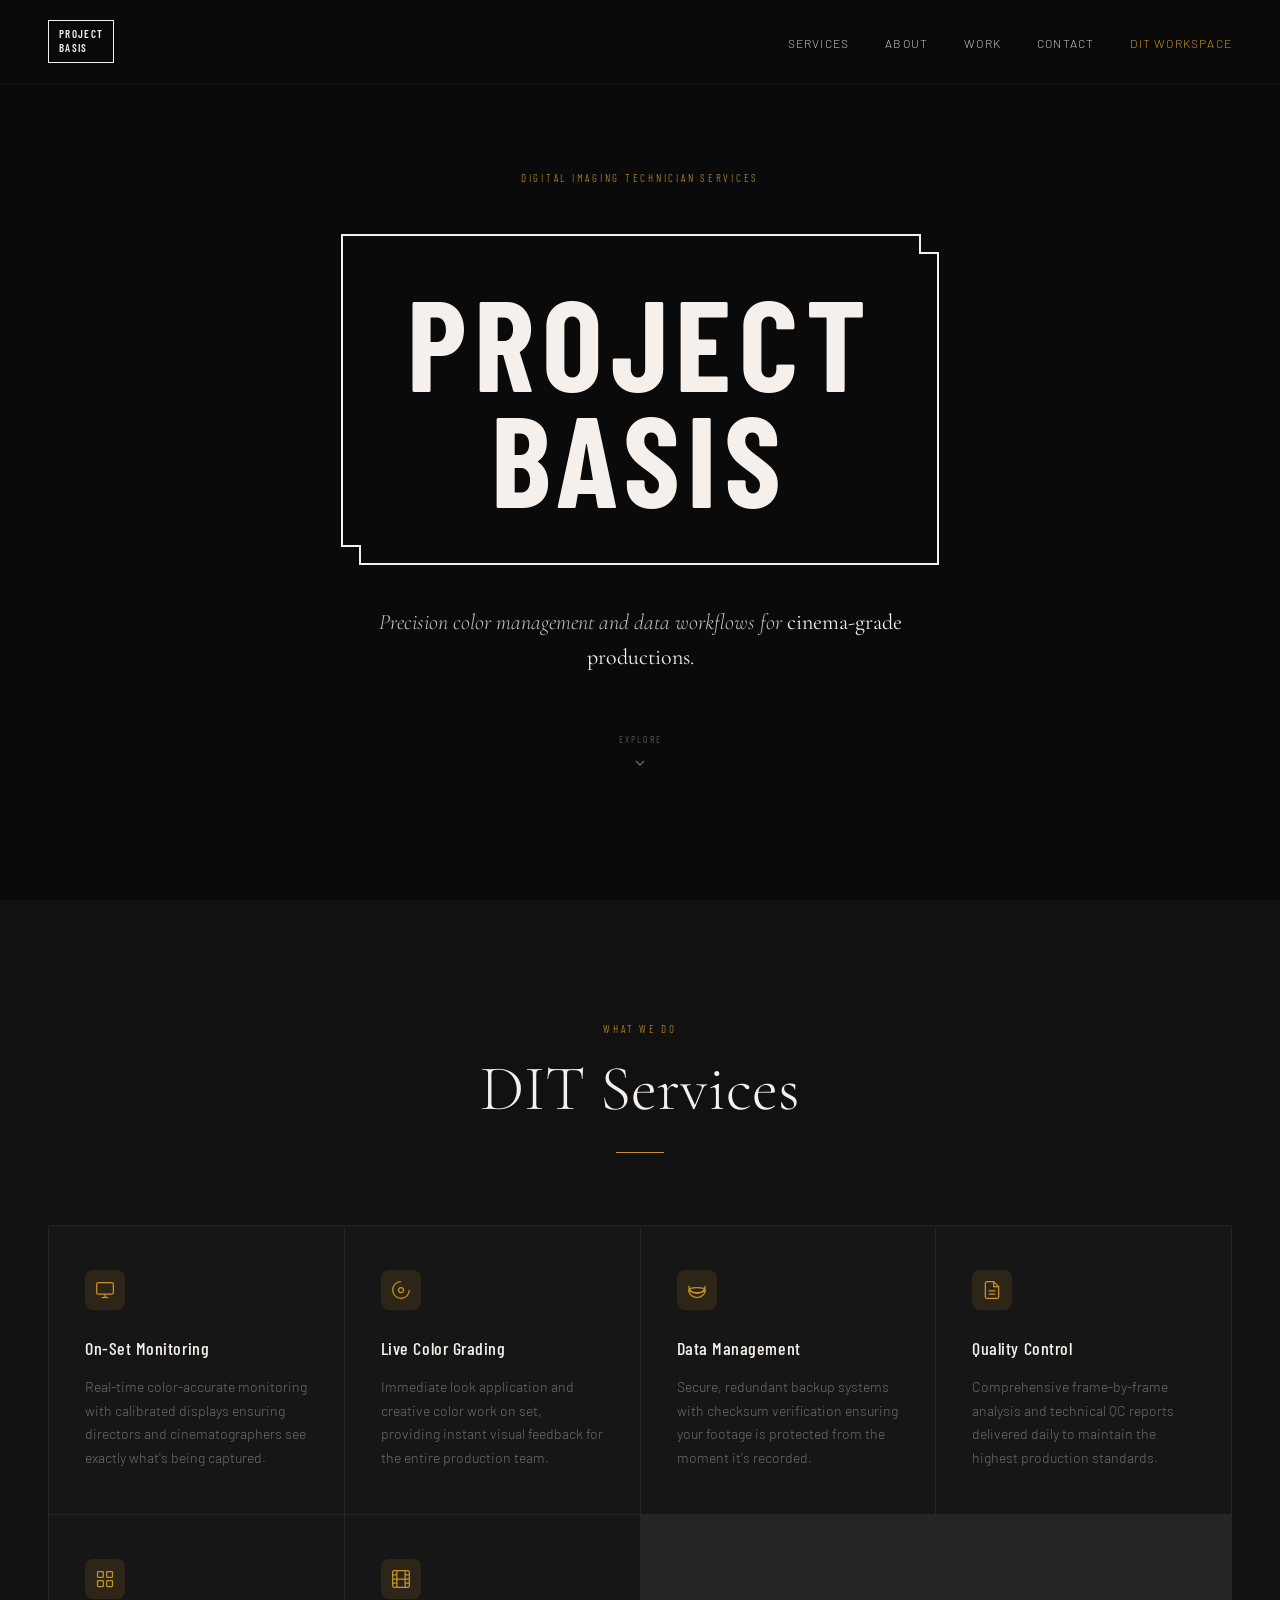
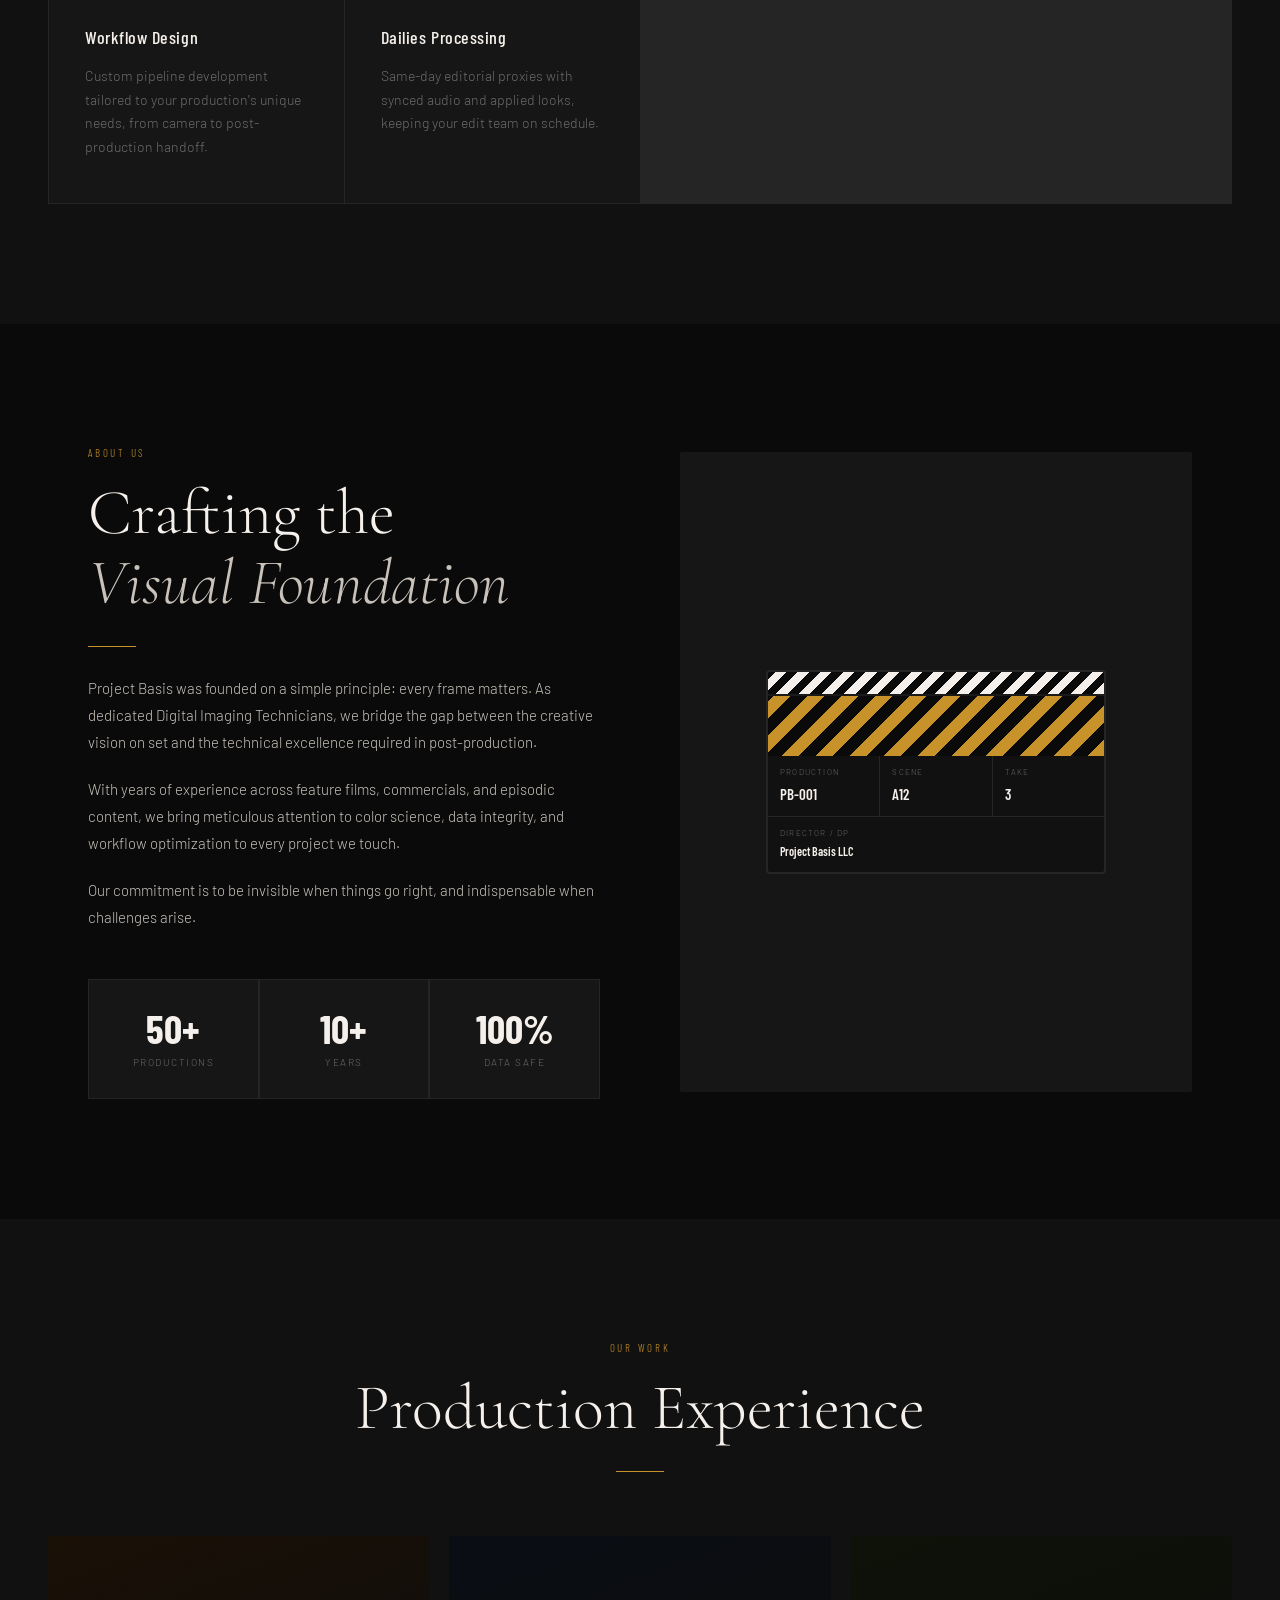
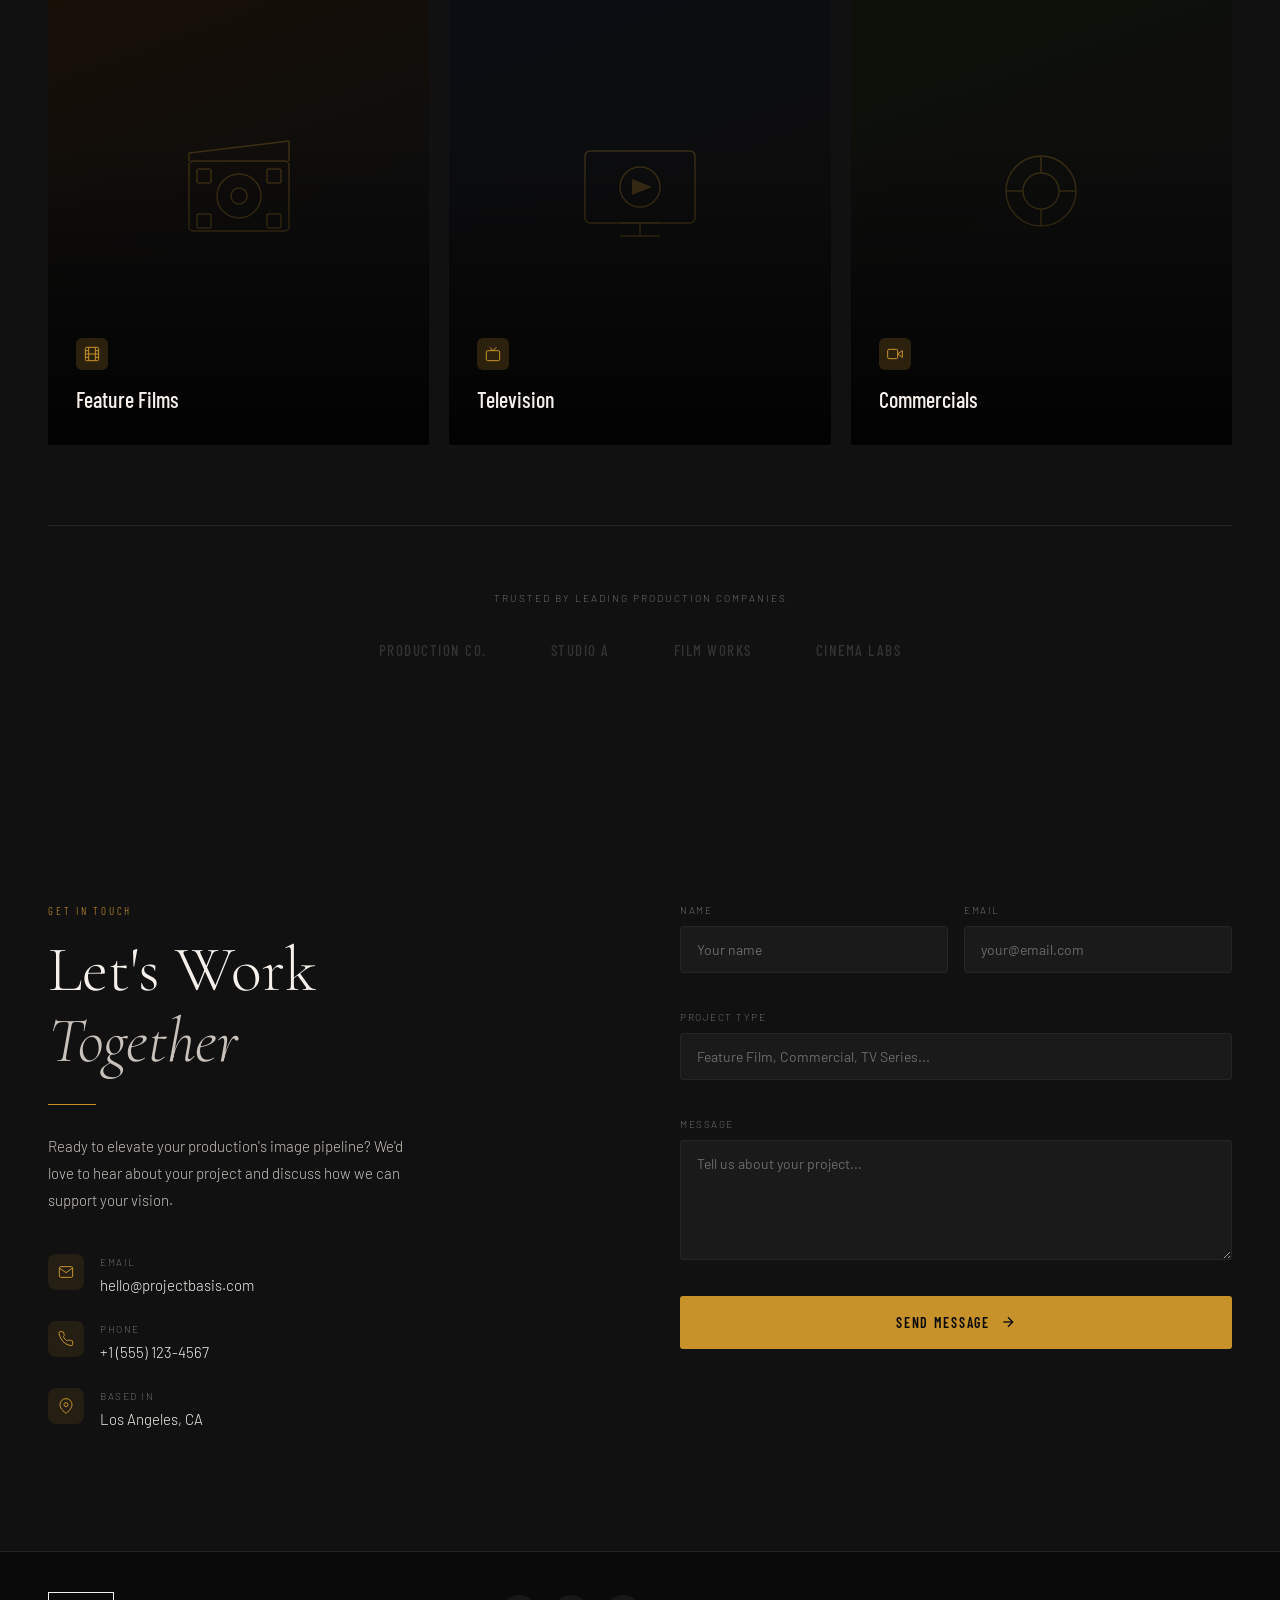
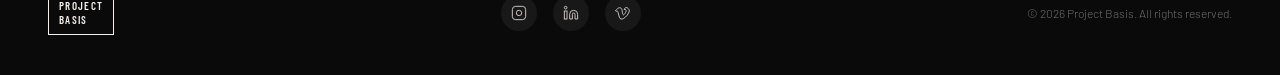
<file: website downloads/projectbasis.html>
<!DOCTYPE html>
<html lang="en">
<head>
  <meta charset="UTF-8" />
  <meta name="viewport" content="width=device-width, initial-scale=1.0" />
  <title>Project Basis — Digital Imaging Technician Services</title>
  <link rel="preconnect" href="https://fonts.googleapis.com" />
  <link href="https://fonts.googleapis.com/css2?family=Cormorant+Garamond:ital,wght@0,300;0,400;0,600;1,300&family=Barlow:wght@300;400;500;600&family=Barlow+Condensed:wght@300;400;500;600;700&display=swap" rel="stylesheet" />
  <style>
    /* ── RESET & VARS ── */
    *, *::before, *::after { box-sizing: border-box; margin: 0; padding: 0; }

    :root {
      --black: #0a0a0a;
      --dark: #111111;
      --card: #161616;
      --border: #252525;
      --gold: #C8922A;
      --gold-light: #e0aa45;
      --white: #f5f0eb;
      --muted: #6b6b6b;
      --text: #c8c2bb;
    }

    html { scroll-behavior: smooth; }

    body {
      background: var(--black);
      color: var(--white);
      font-family: 'Barlow', sans-serif;
      font-weight: 300;
      line-height: 1.6;
      overflow-x: hidden;
    }

    /* ── PAGE VIEWS (SPA) ── */
    .view { display: none; }
    .view.active { display: block; }

    /* ══════════════════════════════════════════
       SHARED COMPONENTS
    ══════════════════════════════════════════ */

    /* ── LOGO ── */
    .logo {
      display: inline-block;
      border: 1.5px solid var(--white);
      padding: 6px 10px;
      font-family: 'Barlow Condensed', sans-serif;
      font-size: 11px; font-weight: 600;
      letter-spacing: 0.12em; line-height: 1.3;
      text-decoration: none; color: var(--white);
      text-transform: uppercase; cursor: pointer;
    }

    /* ── SECTION LABELS ── */
    .section-label {
      font-family: 'Barlow Condensed', sans-serif;
      font-size: 11px; letter-spacing: 0.25em; text-transform: uppercase;
      color: var(--gold); margin-bottom: 16px;
    }
    .section-title {
      font-family: 'Cormorant Garamond', serif;
      font-size: clamp(36px, 5vw, 64px);
      font-weight: 300; line-height: 1.1;
    }
    .section-title em { font-style: italic; color: var(--text); }
    .rule { width: 48px; height: 1px; background: var(--gold); margin: 28px 0; }

    /* ── FORM INPUTS (shared) ── */
    .form-group { display: flex; flex-direction: column; gap: 8px; margin-bottom: 16px; }
    .form-label {
      font-size: 10px; letter-spacing: 0.15em; text-transform: uppercase; color: var(--muted);
    }
    .form-input {
      background: rgba(255,255,255,0.04);
      border: 1px solid var(--border);
      border-radius: 3px; padding: 14px 16px;
      color: var(--white);
      font-family: 'Barlow', sans-serif; font-size: 14px;
      outline: none; transition: border-color 0.2s, background 0.2s;
      width: 100%;
    }
    .form-input:focus { border-color: var(--gold); background: rgba(200,146,42,0.04); }
    .form-input::placeholder { color: var(--muted); }

    /* ── ALERT ── */
    .alert {
      padding: 12px 16px; border-radius: 3px;
      font-size: 13px; margin-bottom: 16px; display: none;
    }
    .alert.error   { background: rgba(192,57,43,0.15); border: 1px solid rgba(192,57,43,0.3); color: #e87878; }
    .alert.success { background: rgba(39,100,58,0.15);  border: 1px solid rgba(39,100,58,0.3);  color: #7ecb90; }
    .alert.visible { display: block; }

    /* ── TOAST ── */
    .toast {
      position: fixed; bottom: 32px; right: 32px;
      background: var(--card); border: 1px solid var(--border);
      border-left: 3px solid var(--gold);
      padding: 14px 20px; border-radius: 4px;
      font-size: 13px; color: var(--text);
      transform: translateY(80px); opacity: 0;
      transition: all 0.3s; z-index: 9999;
    }
    .toast.show { transform: translateY(0); opacity: 1; }

    /* ══════════════════════════════════════════
       VIEW 1: MAIN SITE
    ══════════════════════════════════════════ */

    /* ── MAIN NAV ── */
    #main-nav {
      position: fixed; top: 0; left: 0; right: 0; z-index: 100;
      display: flex; align-items: center; justify-content: space-between;
      padding: 20px 48px;
      background: rgba(10,10,10,0.85);
      backdrop-filter: blur(12px);
      border-bottom: 1px solid rgba(255,255,255,0.04);
    }
    .nav-links { display: flex; gap: 36px; list-style: none; }
    .nav-links a {
      font-size: 12px; letter-spacing: 0.1em; text-transform: uppercase;
      color: var(--text); text-decoration: none; transition: color 0.2s; cursor: pointer;
    }
    .nav-links a:hover { color: var(--white); }
    .nav-links .cta { color: var(--gold); }
    .nav-links .cta:hover { color: var(--gold-light); }

    /* ── HERO ── */
    #hero {
      min-height: 100vh;
      display: flex; flex-direction: column;
      align-items: center; justify-content: center;
      text-align: center; padding: 120px 48px 80px;
    }
    .hero-tag {
      font-family: 'Barlow Condensed', sans-serif;
      font-size: 11px; letter-spacing: 0.25em; text-transform: uppercase;
      color: var(--gold); margin-bottom: 48px;
    }
    .hero-lockup {
      border: 2px solid var(--white);
      padding: 48px 64px; margin-bottom: 40px; position: relative;
    }
    .hero-lockup::before, .hero-lockup::after {
      content: ''; position: absolute;
      width: 20px; height: 20px; background: var(--black);
    }
    .hero-lockup::before { top: -2px; right: -2px; border-left: 2px solid var(--white); border-bottom: 2px solid var(--white); }
    .hero-lockup::after  { bottom: -2px; left: -2px; border-right: 2px solid var(--white); border-top: 2px solid var(--white); }
    .hero-title {
      font-family: 'Barlow Condensed', sans-serif;
      font-size: clamp(72px, 10vw, 140px);
      font-weight: 700; letter-spacing: 0.06em; line-height: 0.9; text-transform: uppercase;
    }
    .hero-subtitle {
      font-family: 'Cormorant Garamond', serif;
      font-size: clamp(16px, 2vw, 22px); font-weight: 300; font-style: italic;
      color: var(--text); max-width: 540px; margin: 0 auto 56px;
    }
    .hero-subtitle strong { font-style: normal; color: var(--white); font-weight: 400; }
    .scroll-cue {
      display: flex; flex-direction: column; align-items: center; gap: 8px;
      font-family: 'Barlow Condensed', sans-serif;
      font-size: 10px; letter-spacing: 0.2em; text-transform: uppercase; color: var(--muted);
    }
    .scroll-cue svg { animation: bounce 2s ease-in-out infinite; }
    @keyframes bounce { 0%,100%{transform:translateY(0)} 50%{transform:translateY(6px)} }

    /* ── SERVICES ── */
    #services { background: var(--dark); padding: 120px 48px; }
    .services-header { text-align: center; margin-bottom: 72px; }
    .services-header .rule { margin: 28px auto; }
    .services-grid {
      display: grid; grid-template-columns: repeat(auto-fit, minmax(280px, 1fr));
      gap: 1px; background: var(--border); border: 1px solid var(--border);
      max-width: 1200px; margin: 0 auto;
    }
    .service-card { background: var(--card); padding: 44px 36px; transition: background 0.3s; }
    .service-card:hover { background: #1c1c1c; }
    .service-icon {
      width: 40px; height: 40px; background: rgba(200,146,42,0.12);
      border-radius: 8px; display: flex; align-items: center; justify-content: center; margin-bottom: 24px;
    }
    .service-icon svg { width: 20px; height: 20px; stroke: var(--gold); fill: none; stroke-width: 1.5; }
    .service-name {
      font-family: 'Barlow Condensed', sans-serif;
      font-size: 18px; font-weight: 500; letter-spacing: 0.03em; margin-bottom: 12px; color: var(--white);
    }
    .service-desc { font-size: 14px; color: var(--muted); line-height: 1.7; }

    /* ── ABOUT ── */
    #about {
      display: grid; grid-template-columns: 1fr 1fr; gap: 80px; align-items: center;
      max-width: 1200px; margin: 0 auto; padding: 120px 48px;
    }
    .about-body { font-size: 15px; color: var(--text); line-height: 1.8; }
    .about-body p + p { margin-top: 20px; }
    .about-stats {
      display: grid; grid-template-columns: repeat(3,1fr);
      gap: 2px; background: var(--border); border: 1px solid var(--border); margin-top: 48px;
    }
    .stat { background: var(--card); padding: 28px 20px; text-align: center; }
    .stat-number { font-family: 'Barlow Condensed', sans-serif; font-size: 40px; font-weight: 700; color: var(--white); line-height: 1; }
    .stat-label { font-size: 10px; letter-spacing: 0.15em; text-transform: uppercase; color: var(--muted); margin-top: 6px; }
    .about-image {
      position: relative; border-radius: 2px; overflow: hidden;
      background: var(--card); aspect-ratio: 4/5;
      display: flex; align-items: center; justify-content: center;
    }
    .clapboard { width: 80%; max-width: 340px; }
    .clapboard-body { background: #1a1a1a; border: 2px solid var(--border); border-radius: 4px; overflow: hidden; }
    .clapboard-stripe { height: 60px; background: repeating-linear-gradient(-45deg, var(--gold) 0px, var(--gold) 12px, var(--black) 12px, var(--black) 24px); }
    .clapboard-arm { height: 22px; background: repeating-linear-gradient(-45deg, var(--white) 0px, var(--white) 8px, var(--black) 8px, var(--black) 16px); margin-bottom: 2px; }
    .clapboard-fields { display: grid; grid-template-columns: 1fr 1fr 1fr; gap: 1px; background: var(--border); }
    .cb-field { background: #111; padding: 10px 12px; }
    .cb-field-label { font-size: 8px; letter-spacing: 0.15em; text-transform: uppercase; color: var(--muted); }
    .cb-field-value { font-family: 'Barlow Condensed', sans-serif; font-size: 15px; font-weight: 600; color: var(--white); margin-top: 3px; }

    /* ── WORK ── */
    #work { background: var(--dark); padding: 120px 48px; }
    .work-header { text-align: center; margin-bottom: 64px; }
    .work-header .rule { margin: 28px auto; }
    .work-grid { display: grid; grid-template-columns: repeat(3,1fr); gap: 20px; max-width: 1200px; margin: 0 auto; }
    .work-card {
      position: relative; aspect-ratio: 3/4; overflow: hidden;
      border-radius: 2px; background: var(--card);
      display: flex; align-items: flex-end; cursor: pointer;
    }
    .work-card-bg { position: absolute; inset: 0; transition: transform 0.6s ease; }
    .work-card:hover .work-card-bg { transform: scale(1.04); }
    .work-card-bg.film { background: linear-gradient(160deg, #1a1006 0%, #0d0d0d 60%); }
    .work-card-bg.tv   { background: linear-gradient(160deg, #0a0d14 0%, #0d0d0d 60%); }
    .work-card-bg.comm { background: linear-gradient(160deg, #0e1208 0%, #0d0d0d 60%); }
    .wc-illustration { position: absolute; inset: 0; display: flex; align-items: center; justify-content: center; opacity: 0.25; }
    .work-card-overlay { position: absolute; inset: 0; background: linear-gradient(to top, rgba(0,0,0,0.85) 0%, transparent 60%); }
    .work-card-content { position: relative; z-index: 2; padding: 28px; }
    .work-card-icon {
      width: 32px; height: 32px; background: rgba(200,146,42,0.2);
      border-radius: 6px; display: flex; align-items: center; justify-content: center; margin-bottom: 12px;
    }
    .work-card-icon svg { width: 16px; height: 16px; stroke: var(--gold); fill: none; stroke-width: 1.5; }
    .work-card-title { font-family: 'Barlow Condensed', sans-serif; font-size: 22px; font-weight: 500; color: var(--white); }
    .trust-bar { max-width: 1200px; margin: 80px auto 0; text-align: center; border-top: 1px solid var(--border); padding-top: 64px; }
    .trust-label { font-size: 10px; letter-spacing: 0.2em; text-transform: uppercase; color: var(--muted); margin-bottom: 32px; }
    .trust-logos { display: flex; justify-content: center; gap: 64px; flex-wrap: wrap; }
    .trust-logo { font-family: 'Barlow Condensed', sans-serif; font-size: 15px; letter-spacing: 0.1em; text-transform: uppercase; color: #333; font-weight: 500; }

    /* ── CONTACT ── */
    #contact { background: var(--dark); padding: 120px 48px; }
    .contact-inner { max-width: 1200px; margin: 0 auto; display: grid; grid-template-columns: 1fr 1fr; gap: 80px; align-items: start; }
    .contact-info-list { margin-top: 40px; display: flex; flex-direction: column; gap: 24px; }
    .contact-info-item { display: flex; align-items: flex-start; gap: 16px; }
    .contact-info-icon {
      width: 36px; height: 36px; flex-shrink: 0; background: rgba(200,146,42,0.1);
      border-radius: 8px; display: flex; align-items: center; justify-content: center;
    }
    .contact-info-icon svg { width: 16px; height: 16px; stroke: var(--gold); fill: none; stroke-width: 1.5; }
    .contact-info-label { font-size: 10px; letter-spacing: 0.15em; text-transform: uppercase; color: var(--muted); margin-bottom: 3px; }
    .contact-info-value { font-size: 15px; color: var(--white); }
    .contact-form { display: flex; flex-direction: column; gap: 20px; }
    .form-row { display: grid; grid-template-columns: 1fr 1fr; gap: 16px; }
    textarea.form-input { resize: vertical; min-height: 120px; }
    .btn-send {
      width: 100%; padding: 18px; background: var(--gold); border: none;
      color: var(--black); font-family: 'Barlow Condensed', sans-serif;
      font-size: 14px; font-weight: 600; letter-spacing: 0.12em; text-transform: uppercase;
      border-radius: 3px; cursor: pointer;
      display: flex; align-items: center; justify-content: center; gap: 10px; transition: background 0.2s;
    }
    .btn-send:hover { background: var(--gold-light); }
    .btn-send svg { width: 16px; height: 16px; stroke: currentColor; fill: none; stroke-width: 2; }

    /* ── FOOTER ── */
    #main-footer {
      padding: 40px 48px; border-top: 1px solid var(--border);
      display: flex; align-items: center; justify-content: space-between;
    }
    .footer-copy { font-size: 12px; color: var(--muted); }
    .footer-social { display: flex; gap: 16px; }
    .footer-social a {
      width: 36px; height: 36px; border-radius: 50%;
      background: rgba(255,255,255,0.06);
      display: flex; align-items: center; justify-content: center; transition: background 0.2s;
    }
    .footer-social a:hover { background: rgba(200,146,42,0.2); }
    .footer-social svg { width: 16px; height: 16px; stroke: var(--text); fill: none; stroke-width: 1.5; }

    /* ══════════════════════════════════════════
       VIEW 2: LOGIN / REGISTER
    ══════════════════════════════════════════ */
    #view-login {
      min-height: 100vh; position: relative;
    }
    #view-login::before {
      content: ''; position: fixed; inset: 0;
      background-image:
        linear-gradient(rgba(200,146,42,0.03) 1px, transparent 1px),
        linear-gradient(90deg, rgba(200,146,42,0.03) 1px, transparent 1px);
      background-size: 48px 48px; pointer-events: none; z-index: 0;
    }
    .login-nav {
      position: fixed; top: 0; left: 0; right: 0; z-index: 100;
      display: flex; align-items: center; justify-content: space-between;
      padding: 20px 48px;
      background: rgba(10,10,10,0.9); backdrop-filter: blur(12px);
      border-bottom: 1px solid rgba(255,255,255,0.04);
    }
    .nav-back {
      font-size: 12px; letter-spacing: 0.1em; text-transform: uppercase;
      color: var(--muted); text-decoration: none; background: none; border: none; cursor: pointer;
      display: flex; align-items: center; gap: 8px; transition: color 0.2s; font-family: 'Barlow', sans-serif;
    }
    .nav-back:hover { color: var(--white); }
    .nav-back svg { width: 14px; height: 14px; stroke: currentColor; fill: none; stroke-width: 2; }
    .login-page {
      min-height: 100vh; display: grid; grid-template-columns: 1fr 1fr;
      position: relative; z-index: 1;
    }
    .login-left {
      display: flex; flex-direction: column; justify-content: center; align-items: flex-start;
      padding: 120px 80px; border-right: 1px solid var(--border); position: relative; overflow: hidden;
    }
    .login-left::after {
      content: ''; position: absolute; bottom: -60px; left: -60px;
      width: 320px; height: 320px; border-radius: 50%;
      background: radial-gradient(circle, rgba(200,146,42,0.08) 0%, transparent 70%);
      pointer-events: none;
    }
    .panel-rule { width: 40px; height: 1px; background: var(--gold); margin-bottom: 28px; }
    .panel-desc { font-size: 14px; color: var(--text); line-height: 1.8; max-width: 380px; margin-bottom: 48px; }
    .feature-list { display: flex; flex-direction: column; gap: 16px; }
    .feature-item { display: flex; align-items: center; gap: 14px; font-size: 13px; color: var(--muted); }
    .feature-dot { width: 6px; height: 6px; border-radius: 50%; background: var(--gold); flex-shrink: 0; }
    .login-right {
      display: flex; flex-direction: column; justify-content: center; align-items: center;
      padding: 120px 80px;
    }
    .tab-bar {
      display: flex; background: var(--dark); border: 1px solid var(--border);
      border-radius: 4px; padding: 4px; margin-bottom: 36px; width: 100%; max-width: 400px;
    }
    .tab-btn {
      flex: 1; padding: 10px;
      font-family: 'Barlow Condensed', sans-serif;
      font-size: 13px; letter-spacing: 0.1em; text-transform: uppercase;
      background: transparent; border: none; cursor: pointer; border-radius: 3px; color: var(--muted); transition: all 0.2s;
    }
    .tab-btn.active { background: var(--card); color: var(--white); border: 1px solid var(--border); }
    .auth-panel { width: 100%; max-width: 400px; }
    .auth-panel h2 {
      font-family: 'Barlow Condensed', sans-serif;
      font-size: 22px; font-weight: 500; letter-spacing: 0.05em; margin-bottom: 6px; color: var(--white);
    }
    .auth-panel .form-sub { font-size: 13px; color: var(--muted); margin-bottom: 32px; }
    .form-input-wrap { position: relative; }
    .toggle-pw {
      position: absolute; right: 14px; top: 50%; transform: translateY(-50%);
      background: none; border: none; cursor: pointer; color: var(--muted); transition: color 0.2s; padding: 0;
    }
    .toggle-pw:hover { color: var(--white); }
    .toggle-pw svg { width: 16px; height: 16px; stroke: currentColor; fill: none; stroke-width: 1.5; }
    .strength-bar { height: 3px; border-radius: 2px; background: var(--border); margin-top: 8px; overflow: hidden; display: none; }
    .strength-fill { height: 100%; border-radius: 2px; width: 0%; transition: width 0.3s, background 0.3s; }
    .strength-label { font-size: 10px; letter-spacing: 0.1em; text-transform: uppercase; color: var(--muted); margin-top: 4px; display: none; }
    .btn-submit {
      width: 100%; padding: 16px; background: var(--gold); border: none; color: var(--black);
      font-family: 'Barlow Condensed', sans-serif;
      font-size: 14px; font-weight: 600; letter-spacing: 0.12em; text-transform: uppercase;
      border-radius: 3px; cursor: pointer; transition: background 0.2s, transform 0.1s; margin-top: 8px;
      display: flex; align-items: center; justify-content: center; gap: 8px;
    }
    .btn-submit:hover { background: var(--gold-light); }
    .btn-submit:active { transform: scale(0.99); }
    .btn-submit svg { width: 16px; height: 16px; stroke: currentColor; fill: none; stroke-width: 2; }
    .form-footer { text-align: center; margin-top: 20px; font-size: 12px; color: var(--muted); }
    .form-footer a { color: var(--gold); text-decoration: none; cursor: pointer; }
    .form-footer a:hover { color: var(--gold-light); }

    /* ══════════════════════════════════════════
       VIEW 3: DIT WORKSPACE
    ══════════════════════════════════════════ */
    #ws-nav {
      position: sticky; top: 0; z-index: 100;
      display: flex; align-items: center; justify-content: space-between;
      padding: 16px 48px;
      background: rgba(10,10,10,0.95); backdrop-filter: blur(12px);
      border-bottom: 1px solid var(--border);
    }
    .ws-nav-left { display: flex; align-items: center; gap: 32px; }
    .ws-workspace-label {
      font-family: 'Barlow Condensed', sans-serif;
      font-size: 12px; letter-spacing: 0.2em; text-transform: uppercase;
      color: var(--gold); padding-left: 32px; border-left: 1px solid var(--border);
    }
    .ws-nav-right { display: flex; align-items: center; gap: 20px; }
    .user-pill {
      display: flex; align-items: center; gap: 10px;
      background: var(--card); border: 1px solid var(--border); border-radius: 100px; padding: 6px 14px 6px 8px;
    }
    .user-avatar {
      width: 26px; height: 26px; border-radius: 50%;
      background: rgba(200,146,42,0.2);
      display: flex; align-items: center; justify-content: center;
      font-family: 'Barlow Condensed', sans-serif; font-size: 11px; font-weight: 600; color: var(--gold);
    }
    .user-name { font-size: 12px; color: var(--text); }
    .btn-signout {
      font-family: 'Barlow Condensed', sans-serif;
      font-size: 11px; letter-spacing: 0.1em; text-transform: uppercase;
      color: var(--muted); background: none; border: none; cursor: pointer;
      transition: color 0.2s; display: flex; align-items: center; gap: 6px;
    }
    .btn-signout:hover { color: var(--white); }
    .btn-signout svg { width: 13px; height: 13px; stroke: currentColor; fill: none; stroke-width: 2; }
    .ws-page-header {
      padding: 48px 48px 32px; border-bottom: 1px solid var(--border);
      display: flex; align-items: flex-end; justify-content: space-between;
    }
    .ws-page-tag { font-family: 'Barlow Condensed', sans-serif; font-size: 11px; letter-spacing: 0.25em; text-transform: uppercase; color: var(--gold); margin-bottom: 8px; }
    .ws-page-title { font-family: 'Cormorant Garamond', serif; font-size: 40px; font-weight: 300; line-height: 1; }
    .ws-page-title em { font-style: italic; color: var(--text); }
    .day-selector { display: flex; align-items: center; gap: 12px; }
    .day-label { font-size: 11px; letter-spacing: 0.12em; text-transform: uppercase; color: var(--muted); }
    .day-input {
      background: var(--card); border: 1px solid var(--border); border-radius: 3px;
      padding: 8px 14px; color: var(--white); font-family: 'Barlow', sans-serif; font-size: 14px; outline: none;
    }
    .day-input:focus { border-color: var(--gold); }
    .ws-main { padding: 40px 48px; }
    .ws-panel { background: var(--card); border: 1px solid var(--border); border-radius: 4px; margin-bottom: 28px; }
    .ws-panel-head {
      display: flex; align-items: center; justify-content: space-between;
      padding: 16px 24px; border-bottom: 1px solid var(--border);
    }
    .ws-panel-title {
      font-family: 'Barlow Condensed', sans-serif;
      font-size: 11px; letter-spacing: 0.22em; text-transform: uppercase; color: var(--gold);
    }
    .btn-add {
      display: flex; align-items: center; gap: 6px;
      font-family: 'Barlow Condensed', sans-serif;
      font-size: 11px; letter-spacing: 0.1em; text-transform: uppercase;
      color: var(--muted); background: none; border: none; cursor: pointer; transition: color 0.2s;
    }
    .btn-add:hover { color: var(--white); }
    .btn-add svg { width: 13px; height: 13px; stroke: currentColor; fill: none; stroke-width: 2; }
    .table-wrap { overflow-x: auto; }
    .ws-table { width: 100%; border-collapse: collapse; }
    .ws-table th {
      font-family: 'Barlow Condensed', sans-serif;
      font-size: 10px; letter-spacing: 0.15em; text-transform: uppercase;
      color: var(--muted); font-weight: 400; padding: 10px 16px; text-align: left;
      border-bottom: 1px solid var(--border); white-space: nowrap;
    }
    .ws-table td {
      padding: 12px 16px; border-bottom: 1px solid rgba(255,255,255,0.03);
      font-size: 13px; color: var(--text); vertical-align: middle;
    }
    .ws-table tr:last-child td { border-bottom: none; }
    .ws-table tr:hover td { background: rgba(255,255,255,0.015); }
    .cell-num { font-family: 'Barlow Condensed', sans-serif; font-size: 12px; color: var(--muted); width: 32px; text-align: center; }
    .ti {
      background: transparent; border: 1px solid transparent;
      border-radius: 2px; padding: 5px 8px; color: var(--text);
      font-family: 'Barlow', sans-serif; font-size: 13px; outline: none;
      transition: border-color 0.15s, background 0.15s; min-width: 60px;
    }
    .ti:focus { border-color: var(--border); background: rgba(255,255,255,0.04); color: var(--white); }
    .ti::placeholder { color: #383838; }
    .ws-badge {
      display: inline-block; padding: 3px 10px; border-radius: 3px;
      font-family: 'Barlow Condensed', sans-serif; font-size: 11px; letter-spacing: 0.06em;
      background: rgba(200,146,42,0.12); color: var(--gold); white-space: nowrap;
    }
    .ws-badge.clickable { cursor: pointer; transition: background 0.2s; }
    .ws-badge.clickable:hover { background: rgba(200,146,42,0.22); }
    .check-btn {
      display: inline-flex; align-items: center; justify-content: center;
      width: 24px; height: 24px; border-radius: 50%;
      background: rgba(255,255,255,0.06); border: none; cursor: pointer;
      font-size: 11px; color: var(--muted); transition: all 0.15s;
    }
    .check-btn.done { background: rgba(200,146,42,0.15); color: var(--gold); }
    .check-btn:hover { background: rgba(200,146,42,0.2); color: var(--gold); }
    .delete-btn { background: none; border: none; cursor: pointer; color: #333; transition: color 0.2s; padding: 4px; }
    .delete-btn:hover { color: #c0392b; }
    .delete-btn svg { width: 14px; height: 14px; stroke: currentColor; fill: none; stroke-width: 1.5; }
    .ws-notes { padding: 20px 24px; }
    .ws-notes textarea {
      width: 100%; background: transparent; border: 1px solid var(--border);
      border-radius: 3px; padding: 16px; color: var(--text);
      font-family: 'Barlow', sans-serif; font-size: 14px;
      resize: vertical; min-height: 110px; outline: none; transition: border-color 0.2s;
    }
    .ws-notes textarea:focus { border-color: var(--gold); color: var(--white); }
    .ws-notes textarea::placeholder { color: var(--muted); }
    .ws-footer { display: flex; justify-content: flex-end; gap: 12px; padding: 24px 0 8px; }
    .btn-sec {
      padding: 10px 22px; background: transparent; border: 1px solid var(--border);
      color: var(--text); border-radius: 3px; cursor: pointer;
      font-family: 'Barlow', sans-serif; font-size: 13px;
      display: flex; align-items: center; gap: 7px; transition: all 0.2s;
    }
    .btn-sec:hover { border-color: var(--white); color: var(--white); }
    .btn-sec svg { width: 14px; height: 14px; stroke: currentColor; fill: none; stroke-width: 1.5; }
    .btn-pri {
      padding: 10px 22px; background: var(--gold); border: 1px solid var(--gold);
      color: var(--black); border-radius: 3px; cursor: pointer;
      font-family: 'Barlow Condensed', sans-serif;
      font-size: 13px; font-weight: 600; letter-spacing: 0.08em; text-transform: uppercase;
      display: flex; align-items: center; gap: 7px; transition: all 0.2s;
    }
    .btn-pri:hover { background: var(--gold-light); border-color: var(--gold-light); }
    .btn-pri svg { width: 14px; height: 14px; stroke: currentColor; fill: none; stroke-width: 1.5; }

    /* ── RESPONSIVE ── */
    @media (max-width: 900px) {
      #main-nav { padding: 16px 24px; }
      .nav-links { gap: 16px; }
      #services, #work, #contact { padding: 80px 24px; }
      #about { grid-template-columns: 1fr; padding: 80px 24px; }
      .about-image { display: none; }
      .work-grid { grid-template-columns: 1fr; }
      .work-card { aspect-ratio: 16/9; }
      .contact-inner { grid-template-columns: 1fr; }
      .form-row { grid-template-columns: 1fr; }
      .hero-lockup { padding: 32px 28px; }
      #main-footer { flex-direction: column; gap: 20px; text-align: center; }
      .login-page { grid-template-columns: 1fr; }
      .login-left { display: none; }
      .login-right { padding: 100px 28px 60px; }
      .login-nav { padding: 16px 24px; }
      #ws-nav { padding: 14px 20px; }
      .ws-workspace-label { display: none; }
      .ws-page-header { padding: 28px 20px 20px; flex-direction: column; align-items: flex-start; gap: 16px; }
      .ws-main { padding: 24px 20px; }
    }
  </style>
</head>
<body>

<!-- ══════════════════════════════════════════
     VIEW 1: MAIN SITE
══════════════════════════════════════════ -->
<div id="view-main" class="view active">

  <nav id="main-nav">
    <span class="logo" onclick="showView('main')">Project<br>Basis</span>
    <ul class="nav-links">
      <li><a onclick="scrollTo('services')">Services</a></li>
      <li><a onclick="scrollTo('about')">About</a></li>
      <li><a onclick="scrollTo('work')">Work</a></li>
      <li><a onclick="scrollTo('contact')">Contact</a></li>
      <li><a class="cta" onclick="goToWorkspace()">DIT Workspace</a></li>
    </ul>
  </nav>

  <!-- HERO -->
  <section id="hero">
    <p class="hero-tag">Digital Imaging Technician Services</p>
    <div class="hero-lockup">
      <h1 class="hero-title">Project<br>Basis</h1>
    </div>
    <p class="hero-subtitle">Precision color management and data workflows for <strong>cinema-grade productions.</strong></p>
    <div class="scroll-cue">
      <span>Explore</span>
      <svg width="16" height="16" viewBox="0 0 24 24" stroke="currentColor" fill="none" stroke-width="2"><polyline points="6 9 12 15 18 9"/></svg>
    </div>
  </section>

  <!-- SERVICES -->
  <section id="services">
    <div class="services-header">
      <p class="section-label">What We Do</p>
      <h2 class="section-title">DIT Services</h2>
      <div class="rule"></div>
    </div>
    <div class="services-grid">
      <div class="service-card">
        <div class="service-icon"><svg viewBox="0 0 24 24"><rect x="2" y="3" width="20" height="14" rx="2"/><line x1="8" y1="21" x2="16" y2="21"/><line x1="12" y1="17" x2="12" y2="21"/></svg></div>
        <h3 class="service-name">On-Set Monitoring</h3>
        <p class="service-desc">Real-time color-accurate monitoring with calibrated displays ensuring directors and cinematographers see exactly what's being captured.</p>
      </div>
      <div class="service-card">
        <div class="service-icon"><svg viewBox="0 0 24 24"><circle cx="12" cy="12" r="3"/><path d="M12 2a10 10 0 1 0 10 10"/></svg></div>
        <h3 class="service-name">Live Color Grading</h3>
        <p class="service-desc">Immediate look application and creative color work on set, providing instant visual feedback for the entire production team.</p>
      </div>
      <div class="service-card">
        <div class="service-icon"><svg viewBox="0 0 24 24"><ellipse cx="12" cy="12" rx="10" ry="3"/><path d="M2 12c0 4.97 4.48 9 10 9s10-4.03 10-9"/><path d="M2 7c0 4.97 4.48 9 10 9s10-4.03 10-9"/></svg></div>
        <h3 class="service-name">Data Management</h3>
        <p class="service-desc">Secure, redundant backup systems with checksum verification ensuring your footage is protected from the moment it's recorded.</p>
      </div>
      <div class="service-card">
        <div class="service-icon"><svg viewBox="0 0 24 24"><path d="M14 2H6a2 2 0 0 0-2 2v16a2 2 0 0 0 2 2h12a2 2 0 0 0 2-2V8z"/><polyline points="14 2 14 8 20 8"/><line x1="16" y1="13" x2="8" y2="13"/><line x1="16" y1="17" x2="8" y2="17"/></svg></div>
        <h3 class="service-name">Quality Control</h3>
        <p class="service-desc">Comprehensive frame-by-frame analysis and technical QC reports delivered daily to maintain the highest production standards.</p>
      </div>
      <div class="service-card">
        <div class="service-icon"><svg viewBox="0 0 24 24"><rect x="3" y="3" width="7" height="7" rx="1"/><rect x="14" y="3" width="7" height="7" rx="1"/><rect x="3" y="14" width="7" height="7" rx="1"/><rect x="14" y="14" width="7" height="7" rx="1"/></svg></div>
        <h3 class="service-name">Workflow Design</h3>
        <p class="service-desc">Custom pipeline development tailored to your production's unique needs, from camera to post-production handoff.</p>
      </div>
      <div class="service-card">
        <div class="service-icon"><svg viewBox="0 0 24 24"><rect x="2" y="2" width="20" height="20" rx="2"/><path d="M7 2v20M17 2v20M2 12h20M2 7h5M17 7h5M2 17h5M17 17h5"/></svg></div>
        <h3 class="service-name">Dailies Processing</h3>
        <p class="service-desc">Same-day editorial proxies with synced audio and applied looks, keeping your edit team on schedule.</p>
      </div>
    </div>
  </section>

  <!-- ABOUT -->
  <div id="about">
    <div>
      <p class="section-label">About Us</p>
      <h2 class="section-title">Crafting the<br><em>Visual Foundation</em></h2>
      <div class="rule"></div>
      <div class="about-body">
        <p>Project Basis was founded on a simple principle: every frame matters. As dedicated Digital Imaging Technicians, we bridge the gap between the creative vision on set and the technical excellence required in post-production.</p>
        <p>With years of experience across feature films, commercials, and episodic content, we bring meticulous attention to color science, data integrity, and workflow optimization to every project we touch.</p>
        <p>Our commitment is to be invisible when things go right, and indispensable when challenges arise.</p>
      </div>
      <div class="about-stats">
        <div class="stat"><div class="stat-number">50+</div><div class="stat-label">Productions</div></div>
        <div class="stat"><div class="stat-number">10+</div><div class="stat-label">Years</div></div>
        <div class="stat"><div class="stat-number">100%</div><div class="stat-label">Data Safe</div></div>
      </div>
    </div>
    <div class="about-image">
      <div class="clapboard">
        <div class="clapboard-body">
          <div class="clapboard-arm"></div>
          <div class="clapboard-stripe"></div>
          <div class="clapboard-fields">
            <div class="cb-field"><div class="cb-field-label">Production</div><div class="cb-field-value">PB-001</div></div>
            <div class="cb-field"><div class="cb-field-label">Scene</div><div class="cb-field-value">A12</div></div>
            <div class="cb-field"><div class="cb-field-label">Take</div><div class="cb-field-value">3</div></div>
            <div class="cb-field" style="grid-column:span 3"><div class="cb-field-label">Director / DP</div><div class="cb-field-value" style="font-size:12px">Project Basis LLC</div></div>
          </div>
        </div>
      </div>
    </div>
  </div>

  <!-- WORK -->
  <section id="work">
    <div class="work-header">
      <p class="section-label">Our Work</p>
      <h2 class="section-title">Production Experience</h2>
      <div class="rule"></div>
    </div>
    <div class="work-grid">
      <div class="work-card">
        <div class="work-card-bg film"></div>
        <div class="wc-illustration">
          <svg width="140" height="140" viewBox="0 0 140 140" stroke="#C8922A" fill="none" stroke-width="1.5"><rect x="20" y="40" width="100" height="70" rx="4"/><circle cx="70" cy="75" r="22"/><circle cx="70" cy="75" r="8"/><rect x="28" y="48" width="14" height="14" rx="2"/><rect x="98" y="48" width="14" height="14" rx="2"/><rect x="28" y="93" width="14" height="14" rx="2"/><rect x="98" y="93" width="14" height="14" rx="2"/><line x1="20" y1="32" x2="120" y2="20"/><line x1="20" y1="40" x2="20" y2="32"/><line x1="120" y1="40" x2="120" y2="20"/></svg>
        </div>
        <div class="work-card-overlay"></div>
        <div class="work-card-content">
          <div class="work-card-icon"><svg viewBox="0 0 24 24"><rect x="2" y="2" width="20" height="20" rx="2"/><path d="M7 2v20M17 2v20M2 12h20M2 7h5M2 17h5M17 7h5M17 17h5"/></svg></div>
          <div class="work-card-title">Feature Films</div>
        </div>
      </div>
      <div class="work-card">
        <div class="work-card-bg tv"></div>
        <div class="wc-illustration">
          <svg width="140" height="140" viewBox="0 0 140 140" stroke="#C8922A" fill="none" stroke-width="1.5"><rect x="15" y="30" width="110" height="72" rx="5"/><line x1="50" y1="102" x2="90" y2="102"/><line x1="70" y1="102" x2="70" y2="115"/><line x1="50" y1="115" x2="90" y2="115"/><circle cx="70" cy="66" r="20"/><polygon points="62,58 62,74 82,66" fill="#C8922A" stroke="none"/></svg>
        </div>
        <div class="work-card-overlay"></div>
        <div class="work-card-content">
          <div class="work-card-icon"><svg viewBox="0 0 24 24"><rect x="2" y="7" width="20" height="15" rx="2"/><polyline points="17 2 12 7 7 2"/></svg></div>
          <div class="work-card-title">Television</div>
        </div>
      </div>
      <div class="work-card">
        <div class="work-card-bg comm"></div>
        <div class="wc-illustration">
          <svg width="140" height="140" viewBox="0 0 140 140" stroke="#C8922A" fill="none" stroke-width="1.5"><circle cx="70" cy="70" r="35"/><circle cx="70" cy="70" r="18"/><line x1="70" y1="35" x2="70" y2="52"/><line x1="70" y1="88" x2="70" y2="105"/><line x1="35" y1="70" x2="52" y2="70"/><line x1="88" y1="70" x2="105" y2="70"/></svg>
        </div>
        <div class="work-card-overlay"></div>
        <div class="work-card-content">
          <div class="work-card-icon"><svg viewBox="0 0 24 24"><polygon points="23 7 16 12 23 17 23 7"/><rect x="1" y="5" width="15" height="14" rx="2"/></svg></div>
          <div class="work-card-title">Commercials</div>
        </div>
      </div>
    </div>
    <div class="trust-bar">
      <div class="trust-label">Trusted by leading production companies</div>
      <div class="trust-logos">
        <span class="trust-logo">Production Co.</span>
        <span class="trust-logo">Studio A</span>
        <span class="trust-logo">Film Works</span>
        <span class="trust-logo">Cinema Labs</span>
      </div>
    </div>
  </section>

  <!-- CONTACT -->
  <section id="contact">
    <div class="contact-inner">
      <div>
        <p class="section-label">Get In Touch</p>
        <h2 class="section-title">Let's Work<br><em>Together</em></h2>
        <div class="rule"></div>
        <p style="font-size:15px;color:var(--text);max-width:360px;line-height:1.8;">Ready to elevate your production's image pipeline? We'd love to hear about your project and discuss how we can support your vision.</p>
        <div class="contact-info-list">
          <div class="contact-info-item">
            <div class="contact-info-icon"><svg viewBox="0 0 24 24"><path d="M4 4h16c1.1 0 2 .9 2 2v12c0 1.1-.9 2-2 2H4c-1.1 0-2-.9-2-2V6c0-1.1.9-2 2-2z"/><polyline points="22,6 12,13 2,6"/></svg></div>
            <div><div class="contact-info-label">Email</div><div class="contact-info-value">hello@projectbasis.com</div></div>
          </div>
          <div class="contact-info-item">
            <div class="contact-info-icon"><svg viewBox="0 0 24 24"><path d="M22 16.92v3a2 2 0 0 1-2.18 2 19.79 19.79 0 0 1-8.63-3.07A19.5 19.5 0 0 1 4.69 12 19.79 19.79 0 0 1 1.6 3.37 2 2 0 0 1 3.56 1h3a2 2 0 0 1 2 1.72c.127.96.361 1.903.7 2.81a2 2 0 0 1-.45 2.11L7.91 8.72a16 16 0 0 0 6.29 6.29l.91-.91a2 2 0 0 1 2.11-.45c.907.339 1.85.573 2.81.7A2 2 0 0 1 22 16.92z"/></svg></div>
            <div><div class="contact-info-label">Phone</div><div class="contact-info-value">+1 (555) 123-4567</div></div>
          </div>
          <div class="contact-info-item">
            <div class="contact-info-icon"><svg viewBox="0 0 24 24"><path d="M21 10c0 7-9 13-9 13s-9-6-9-13a9 9 0 0 1 18 0z"/><circle cx="12" cy="10" r="3"/></svg></div>
            <div><div class="contact-info-label">Based In</div><div class="contact-info-value">Los Angeles, CA</div></div>
          </div>
        </div>
      </div>
      <form class="contact-form" onsubmit="handleContact(event)">
        <div class="form-row">
          <div class="form-group"><label class="form-label">Name</label><input class="form-input" type="text" placeholder="Your name" /></div>
          <div class="form-group"><label class="form-label">Email</label><input class="form-input" type="email" placeholder="your@email.com" /></div>
        </div>
        <div class="form-group"><label class="form-label">Project Type</label><input class="form-input" type="text" placeholder="Feature Film, Commercial, TV Series..." /></div>
        <div class="form-group"><label class="form-label">Message</label><textarea class="form-input" placeholder="Tell us about your project..."></textarea></div>
        <button type="submit" class="btn-send">
          Send Message
          <svg viewBox="0 0 24 24"><line x1="5" y1="12" x2="19" y2="12"/><polyline points="12 5 19 12 12 19"/></svg>
        </button>
      </form>
    </div>
  </section>

  <!-- FOOTER -->
  <footer id="main-footer">
    <span class="logo" onclick="showView('main')">Project<br>Basis</span>
    <div class="footer-social">
      <a href="#" aria-label="Instagram"><svg viewBox="0 0 24 24"><rect x="2" y="2" width="20" height="20" rx="5"/><path d="M16 11.37A4 4 0 1 1 12.63 8 4 4 0 0 1 16 11.37z"/><line x1="17.5" y1="6.5" x2="17.51" y2="6.5"/></svg></a>
      <a href="#" aria-label="LinkedIn"><svg viewBox="0 0 24 24"><path d="M16 8a6 6 0 0 1 6 6v7h-4v-7a2 2 0 0 0-4 0v7h-4v-7a6 6 0 0 1 6-6z"/><rect x="2" y="9" width="4" height="12"/><circle cx="4" cy="4" r="2"/></svg></a>
      <a href="#" aria-label="Vimeo"><svg viewBox="0 0 24 24"><path d="M21.6 8.8c-.8 4.5-5.6 9.5-8.5 11.3C10 22.1 7.4 21 6.5 18.3c-.5-1.6-2-8-2.5-8.8-.5-.8-1.7-.4-2.3.2L.5 8.5C2.7 6.5 5 4 7 4.1c2 0 3.3 1.5 3.7 4.5.4 3.3.8 5.2 1.2 5.7.5.8 1.2.5 2-.3 1.4-1.5 2.7-3.9 2.8-5.3.1-1.9-1.5-2.7-3.1-1.9C14.8 2.5 20 2.7 21.6 8.8z"/></svg></a>
    </div>
    <p class="footer-copy">© 2026 Project Basis. All rights reserved.</p>
  </footer>

</div><!-- /view-main -->


<!-- ══════════════════════════════════════════
     VIEW 2: LOGIN / REGISTER
══════════════════════════════════════════ -->
<div id="view-login" class="view">

  <nav class="login-nav">
    <span class="logo" onclick="showView('main')">Project<br>Basis</span>
    <button class="nav-back" onclick="showView('main')">
      <svg viewBox="0 0 24 24"><polyline points="15 18 9 12 15 6"/></svg>
      Back to site
    </button>
  </nav>

  <div class="login-page">
    <div class="login-left">
      <p class="section-label">DIT Workspace</p>
      <h1 class="section-title">Member<br><em>Access Portal</em></h1>
      <div class="panel-rule"></div>
      <p class="panel-desc">The Project Basis DIT Workspace is a private tool for credentialed members to manage mag logs, delivery records, and daily data reports on production.</p>
      <div class="feature-list">
        <div class="feature-item"><div class="feature-dot"></div>Individual card tracking &amp; mag logs</div>
        <div class="feature-item"><div class="feature-dot"></div>Drive delivery log with chain of custody</div>
        <div class="feature-item"><div class="feature-dot"></div>Checksum &amp; backup status tracking</div>
        <div class="feature-item"><div class="feature-dot"></div>CSV export for post-production handoff</div>
        <div class="feature-item"><div class="feature-dot"></div>Daily notes and issue logging</div>
      </div>
    </div>

    <div class="login-right">
      <div class="tab-bar">
        <button class="tab-btn active" id="tab-login" onclick="switchAuthTab('login')">Sign In</button>
        <button class="tab-btn" id="tab-register" onclick="switchAuthTab('register')">Register</button>
      </div>

      <!-- LOGIN -->
      <div class="auth-panel" id="auth-login">
        <h2>Welcome back</h2>
        <p class="form-sub">Sign in to access the DIT Workspace.</p>
        <div class="alert error" id="login-error"></div>
        <div class="alert success" id="login-success"></div>
        <div class="form-group">
          <label class="form-label">Email</label>
          <input class="form-input" type="email" id="login-email" placeholder="your@email.com" autocomplete="email" />
        </div>
        <div class="form-group">
          <label class="form-label">Password</label>
          <div class="form-input-wrap">
            <input class="form-input" type="password" id="login-password" placeholder="••••••••" autocomplete="current-password" style="padding-right:44px" />
            <button class="toggle-pw" type="button" onclick="togglePw('login-password',this)">
              <svg viewBox="0 0 24 24"><path d="M1 12s4-8 11-8 11 8 11 8-4 8-11 8-11-8-11-8z"/><circle cx="12" cy="12" r="3"/></svg>
            </button>
          </div>
        </div>
        <button class="btn-submit" onclick="handleLogin()">
          Sign In <svg viewBox="0 0 24 24"><polyline points="9 18 15 12 9 6"/></svg>
        </button>
        <div class="form-footer">Don't have an account? <a onclick="switchAuthTab('register')">Register here</a></div>
      </div>

      <!-- REGISTER -->
      <div class="auth-panel" id="auth-register" style="display:none">
        <h2>Create account</h2>
        <p class="form-sub">Request access to the Project Basis DIT Workspace.</p>
        <div class="alert error" id="reg-error"></div>
        <div class="alert success" id="reg-success"></div>
        <div style="display:grid;grid-template-columns:1fr 1fr;gap:12px">
          <div class="form-group"><label class="form-label">First Name</label><input class="form-input" type="text" id="reg-first" placeholder="Jane" /></div>
          <div class="form-group"><label class="form-label">Last Name</label><input class="form-input" type="text" id="reg-last" placeholder="Smith" /></div>
        </div>
        <div class="form-group"><label class="form-label">Email</label><input class="form-input" type="email" id="reg-email" placeholder="your@email.com" /></div>
        <div class="form-group"><label class="form-label">Role / Production Title</label><input class="form-input" type="text" id="reg-role" placeholder="DIT, Data Manager, Post Supervisor..." /></div>
        <div class="form-group">
          <label class="form-label">Password</label>
          <div class="form-input-wrap">
            <input class="form-input" type="password" id="reg-password" placeholder="Min. 8 characters" autocomplete="new-password" style="padding-right:44px" oninput="updateStrength(this.value)" />
            <button class="toggle-pw" type="button" onclick="togglePw('reg-password',this)">
              <svg viewBox="0 0 24 24"><path d="M1 12s4-8 11-8 11 8 11 8-4 8-11 8-11-8-11-8z"/><circle cx="12" cy="12" r="3"/></svg>
            </button>
          </div>
          <div class="strength-bar" id="strength-bar"><div class="strength-fill" id="strength-fill"></div></div>
          <div class="strength-label" id="strength-label"></div>
        </div>
        <div class="form-group">
          <label class="form-label">Confirm Password</label>
          <div class="form-input-wrap">
            <input class="form-input" type="password" id="reg-confirm" placeholder="••••••••" autocomplete="new-password" style="padding-right:44px" />
            <button class="toggle-pw" type="button" onclick="togglePw('reg-confirm',this)">
              <svg viewBox="0 0 24 24"><path d="M1 12s4-8 11-8 11 8 11 8-4 8-11 8-11-8-11-8z"/><circle cx="12" cy="12" r="3"/></svg>
            </button>
          </div>
        </div>
        <button class="btn-submit" onclick="handleRegister()">
          Create Account <svg viewBox="0 0 24 24"><polyline points="9 18 15 12 9 6"/></svg>
        </button>
        <div class="form-footer">Already have an account? <a onclick="switchAuthTab('login')">Sign in</a></div>
      </div>
    </div>
  </div>

</div><!-- /view-login -->


<!-- ══════════════════════════════════════════
     VIEW 3: DIT WORKSPACE
══════════════════════════════════════════ -->
<div id="view-workspace" class="view">

  <nav id="ws-nav">
    <div class="ws-nav-left">
      <span class="logo" onclick="showView('main')">Project<br>Basis</span>
      <span class="ws-workspace-label">DIT Workspace</span>
    </div>
    <div class="ws-nav-right">
      <div class="user-pill">
        <div class="user-avatar" id="user-avatar">??</div>
        <span class="user-name" id="user-name"></span>
      </div>
      <button class="btn-signout" onclick="signOut()">
        <svg viewBox="0 0 24 24"><path d="M9 21H5a2 2 0 0 1-2-2V5a2 2 0 0 1 2-2h4"/><polyline points="16 17 21 12 16 7"/><line x1="21" y1="12" x2="9" y2="12"/></svg>
        Sign Out
      </button>
    </div>
  </nav>

  <div class="ws-page-header">
    <div>
      <div class="ws-page-tag">Digital Imaging Technician</div>
      <h1 class="ws-page-title">Daily <em>Production Report</em></h1>
    </div>
    <div class="day-selector">
      <span class="day-label">Production Day</span>
      <input class="day-input" type="date" id="prod-date" onchange="loadReport()" />
    </div>
  </div>

  <div class="ws-main">

    <!-- MAG LOG -->
    <div class="ws-panel">
      <div class="ws-panel-head">
        <span class="ws-panel-title">Mag Log — Individual Card Tracking</span>
        <button class="btn-add" onclick="addMagRow()">
          <svg viewBox="0 0 24 24"><line x1="12" y1="5" x2="12" y2="19"/><line x1="5" y1="12" x2="19" y2="12"/></svg>Add Mag
        </button>
      </div>
      <div class="table-wrap">
        <table class="ws-table">
          <thead><tr>
            <th class="cell-num">#</th><th>Mag ID</th><th>Camera</th><th>Media Type</th>
            <th>Clips</th><th>Duration</th><th>GBs</th><th>Checksum</th>
            <th>LTO</th><th>Dailies</th><th>Editorial</th><th>Frame.io</th><th>Notes</th><th></th>
          </tr></thead>
          <tbody id="mag-body"></tbody>
        </table>
      </div>
    </div>

    <!-- DELIVERY LOG -->
    <div class="ws-panel">
      <div class="ws-panel-head">
        <span class="ws-panel-title">Delivery Log</span>
        <button class="btn-add" onclick="addDeliveryRow()">
          <svg viewBox="0 0 24 24"><line x1="12" y1="5" x2="12" y2="19"/><line x1="5" y1="12" x2="19" y2="12"/></svg>Add Entry
        </button>
      </div>
      <div class="table-wrap">
        <table class="ws-table">
          <thead><tr>
            <th class="cell-num">#</th><th>Drive Label / ID</th><th>Contents</th>
            <th>Delivered To</th><th>Method</th><th>Date / Time</th><th>Received By</th><th>Notes</th><th></th>
          </tr></thead>
          <tbody id="delivery-body"></tbody>
        </table>
      </div>
    </div>

    <!-- NOTES -->
    <div class="ws-panel">
      <div class="ws-panel-head"><span class="ws-panel-title">Notes / Issues</span></div>
      <div class="ws-notes">
        <textarea id="daily-notes" placeholder="Notes and issues from the day..."></textarea>
      </div>
    </div>

    <div class="ws-footer">
      <button class="btn-sec" onclick="saveReport()">
        <svg viewBox="0 0 24 24"><path d="M19 21H5a2 2 0 0 1-2-2V5a2 2 0 0 1 2-2h11l5 5v11a2 2 0 0 1-2 2z"/><polyline points="17 21 17 13 7 13 7 21"/><polyline points="7 3 7 8 15 8"/></svg>
        Save Report
      </button>
      <button class="btn-pri" onclick="exportCSV()">
        <svg viewBox="0 0 24 24"><path d="M21 15v4a2 2 0 0 1-2 2H5a2 2 0 0 1-2-2v-4"/><polyline points="7 10 12 15 17 10"/><line x1="12" y1="15" x2="12" y2="3"/></svg>
        Export to CSV
      </button>
    </div>

  </div>
</div><!-- /view-workspace -->

<!-- TOAST -->
<div class="toast" id="toast"></div>


<!-- ══════════════════════════════════════════
     JAVASCRIPT
══════════════════════════════════════════ -->
<script>
  /* ─── SPA ROUTER ─── */
  function showView(name) {
    document.querySelectorAll('.view').forEach(v => v.classList.remove('active'));
    document.getElementById('view-' + name).classList.add('active');
    window.scrollTo(0, 0);
  }

  function scrollTo(id) {
    const el = document.getElementById(id);
    if (el) el.scrollIntoView({ behavior: 'smooth' });
  }

  function goToWorkspace() {
    const session = getSession();
    if (session) {
      initWorkspace(session);
      showView('workspace');
    } else {
      showView('login');
    }
  }

  /* ─── AUTH HELPERS ─── */
  function getSession() {
    try { return JSON.parse(localStorage.getItem('pb_session') || 'null'); } catch { return null; }
  }
  function getUsers() {
    try { return JSON.parse(localStorage.getItem('pb_users') || '[]'); } catch { return []; }
  }
  function saveUsers(u) { localStorage.setItem('pb_users', JSON.stringify(u)); }

  function simpleHash(str) {
    let h = 0;
    for (let i = 0; i < str.length; i++) { h = ((h << 5) - h) + str.charCodeAt(i); h |= 0; }
    return h.toString(36);
  }

  /* ─── AUTH TAB SWITCH ─── */
  function switchAuthTab(tab) {
    const isLogin = tab === 'login';
    document.getElementById('auth-login').style.display    = isLogin ? 'block' : 'none';
    document.getElementById('auth-register').style.display = isLogin ? 'none'  : 'block';
    document.getElementById('tab-login').classList.toggle('active', isLogin);
    document.getElementById('tab-register').classList.toggle('active', !isLogin);
    clearAlerts();
  }

  function clearAlerts() {
    document.querySelectorAll('.alert').forEach(a => a.classList.remove('visible'));
  }
  function showAlert(id, msg) {
    const el = document.getElementById(id);
    el.textContent = msg; el.classList.add('visible');
  }

  /* ─── PASSWORD TOGGLE ─── */
  function togglePw(inputId, btn) {
    const inp = document.getElementById(inputId);
    const isText = inp.type === 'text';
    inp.type = isText ? 'password' : 'text';
    btn.innerHTML = isText
      ? `<svg viewBox="0 0 24 24" width="16" height="16" stroke="currentColor" fill="none" stroke-width="1.5"><path d="M1 12s4-8 11-8 11 8 11 8-4 8-11 8-11-8-11-8z"/><circle cx="12" cy="12" r="3"/></svg>`
      : `<svg viewBox="0 0 24 24" width="16" height="16" stroke="currentColor" fill="none" stroke-width="1.5"><path d="M17.94 17.94A10.07 10.07 0 0 1 12 20c-7 0-11-8-11-8a18.45 18.45 0 0 1 5.06-5.94M9.9 4.24A9.12 9.12 0 0 1 12 4c7 0 11 8 11 8a18.5 18.5 0 0 1-2.16 3.19m-6.72-1.07a3 3 0 1 1-4.24-4.24"/><line x1="1" y1="1" x2="23" y2="23"/></svg>`;
  }

  /* ─── PASSWORD STRENGTH ─── */
  function updateStrength(pw) {
    const bar = document.getElementById('strength-bar');
    const fill = document.getElementById('strength-fill');
    const label = document.getElementById('strength-label');
    bar.style.display = 'block'; label.style.display = 'block';
    let score = 0;
    if (pw.length >= 8) score++;
    if (pw.length >= 12) score++;
    if (/[A-Z]/.test(pw)) score++;
    if (/[0-9]/.test(pw)) score++;
    if (/[^A-Za-z0-9]/.test(pw)) score++;
    const levels = [
      {pct:'20%',color:'#c0392b',text:'Weak'},{pct:'40%',color:'#e67e22',text:'Fair'},
      {pct:'60%',color:'#f1c40f',text:'Good'},{pct:'80%',color:'#2ecc71',text:'Strong'},
      {pct:'100%',color:'#27ae60',text:'Very Strong'}
    ];
    const lvl = pw.length ? (levels[Math.min(score-1,4)] || levels[0]) : {pct:'0%',color:'',text:''};
    fill.style.width = lvl.pct; fill.style.background = lvl.color;
    label.textContent = lvl.text; label.style.color = lvl.color;
  }

  /* ─── LOGIN ─── */
  function handleLogin() {
    clearAlerts();
    const email = document.getElementById('login-email').value.trim().toLowerCase();
    const pw    = document.getElementById('login-password').value;
    if (!email || !pw) return showAlert('login-error', 'Please fill in all fields.');
    const user = getUsers().find(u => u.email === email && u.passwordHash === simpleHash(pw));
    if (!user) return showAlert('login-error', 'Incorrect email or password.');
    const session = { email: user.email, firstName: user.firstName, lastName: user.lastName, role: user.role };
    localStorage.setItem('pb_session', JSON.stringify(session));
    showAlert('login-success', `Welcome back, ${user.firstName}. Loading workspace...`);
    setTimeout(() => { initWorkspace(session); showView('workspace'); clearAlerts(); }, 1100);
  }

  /* ─── REGISTER ─── */
  function handleRegister() {
    clearAlerts();
    const first = document.getElementById('reg-first').value.trim();
    const last  = document.getElementById('reg-last').value.trim();
    const email = document.getElementById('reg-email').value.trim().toLowerCase();
    const role  = document.getElementById('reg-role').value.trim();
    const pw    = document.getElementById('reg-password').value;
    const conf  = document.getElementById('reg-confirm').value;
    if (!first||!last||!email||!role||!pw||!conf) return showAlert('reg-error','Please fill in all fields.');
    if (!/^[^\s@]+@[^\s@]+\.[^\s@]+$/.test(email)) return showAlert('reg-error','Please enter a valid email address.');
    if (pw.length < 8) return showAlert('reg-error','Password must be at least 8 characters.');
    if (pw !== conf) return showAlert('reg-error','Passwords do not match.');
    const users = getUsers();
    if (users.find(u => u.email === email)) return showAlert('reg-error','An account with this email already exists.');
    users.push({ email, firstName: first, lastName: last, role, passwordHash: simpleHash(pw) });
    saveUsers(users);
    const session = { email, firstName: first, lastName: last, role };
    localStorage.setItem('pb_session', JSON.stringify(session));
    showAlert('reg-success', `Account created. Welcome, ${first}!`);
    setTimeout(() => { initWorkspace(session); showView('workspace'); clearAlerts(); }, 1200);
  }

  /* ─── SIGN OUT ─── */
  function signOut() {
    // auto-save before leaving
    try { localStorage.setItem(getStorageKey(), JSON.stringify(collectReport())); } catch(e) {}
    localStorage.removeItem('pb_session');
    showView('main');
  }

  /* ─── CONTACT FORM ─── */
  function handleContact(e) {
    e.preventDefault();
    const btn = e.target.querySelector('.btn-send');
    btn.innerHTML = 'Message Sent ✓';
    btn.style.background = '#2d6a2d';
    setTimeout(() => {
      btn.innerHTML = 'Send Message <svg viewBox="0 0 24 24" width="16" height="16" stroke="currentColor" fill="none" stroke-width="2"><line x1="5" y1="12" x2="19" y2="12"/><polyline points="12 5 19 12 12 19"/></svg>';
      btn.style.background = '';
    }, 3000);
  }

  /* ─── WORKSPACE INIT ─── */
  let currentSession = null;

  function initWorkspace(session) {
    currentSession = session;
    document.getElementById('user-avatar').textContent = (session.firstName[0] + session.lastName[0]).toUpperCase();
    document.getElementById('user-name').textContent = session.firstName + ' ' + session.lastName;
    const dateInput = document.getElementById('prod-date');
    if (!dateInput.value) dateInput.value = new Date().toISOString().split('T')[0];
    loadReport();
  }

  /* ─── TOAST ─── */
  function showToast(msg) {
    const t = document.getElementById('toast');
    t.textContent = msg; t.classList.add('show');
    setTimeout(() => t.classList.remove('show'), 2800);
  }

  /* ─── MAG LOG ─── */
  let magCount = 0;
  const CHECKSUMS = ['MD5','SHA-1','SHA-256','xxHash'];
  const METHODS   = ['Hand Delivery','FTP / SFTP','Frame.io','Aspera','Hard Drive — Shipped'];

  function addMagRow(data = {}) {
    magCount++;
    const n = magCount;
    const tr = document.createElement('tr');
    tr.innerHTML = `
      <td class="cell-num">${n}</td>
      <td><input class="ti" style="width:72px"  placeholder="A85"       value="${data.magId||''}"></td>
      <td><input class="ti" style="width:100px" placeholder="A Cam"     value="${data.camera||''}"></td>
      <td><input class="ti" style="width:104px" placeholder="Alexa SXR" value="${data.mediaType||''}"></td>
      <td><input class="ti" style="width:52px"  placeholder="0"         value="${data.clips||''}"></td>
      <td><input class="ti" style="width:80px"  placeholder="0m 0s"     value="${data.duration||''}"></td>
      <td><input class="ti" style="width:72px"  placeholder="0.00"      value="${data.gbs||''}"></td>
      <td><span class="ws-badge clickable" onclick="cycleChecksum(this)">${data.checksum||'MD5'}</span></td>
      <td><button class="check-btn${data.lto      ?' done':''}" onclick="toggleCheck(this)">${data.lto      ?'✓':'×'}</button></td>
      <td><button class="check-btn${data.dailies  ?' done':''}" onclick="toggleCheck(this)">${data.dailies  ?'✓':'×'}</button></td>
      <td><button class="check-btn${data.editorial?' done':''}" onclick="toggleCheck(this)">${data.editorial?'✓':'×'}</button></td>
      <td><button class="check-btn${data.frameio  ?' done':''}" onclick="toggleCheck(this)">${data.frameio  ?'✓':'×'}</button></td>
      <td><input class="ti" style="width:130px" placeholder="Notes..." value="${data.notes||''}"></td>
      <td><button class="delete-btn" onclick="deleteRow(this,'mag-body')" title="Remove"><svg viewBox="0 0 24 24"><polyline points="3 6 5 6 21 6"/><path d="M19 6l-1 14a2 2 0 0 1-2 2H8a2 2 0 0 1-2-2L5 6"/><path d="M10 11v6M14 11v6"/></svg></button></td>
    `;
    document.getElementById('mag-body').appendChild(tr);
  }

  function cycleChecksum(el) {
    const i = CHECKSUMS.indexOf(el.textContent);
    el.textContent = CHECKSUMS[(i + 1) % CHECKSUMS.length];
  }

  /* ─── DELIVERY LOG ─── */
  let deliveryCount = 0;

  function addDeliveryRow(data = {}) {
    deliveryCount++;
    const n = deliveryCount;
    const methodIdx = Math.max(0, METHODS.indexOf(data.method));
    const tr = document.createElement('tr');
    tr.innerHTML = `
      <td class="cell-num">${n}</td>
      <td><input class="ti" style="width:110px" placeholder="PB-D01-EDIT"            value="${data.driveId||''}"></td>
      <td><input class="ti" style="width:180px" placeholder="Day 1 ProRes HQ + Audio" value="${data.contents||''}"></td>
      <td><input class="ti" style="width:160px" placeholder="Pacific Post / T. Chen"  value="${data.deliveredTo||''}"></td>
      <td><span class="ws-badge clickable" data-method="${methodIdx}" onclick="cycleMethod(this)">${METHODS[methodIdx]}</span></td>
      <td><input class="ti" style="width:130px" placeholder="MM/DD H:MMpm"           value="${data.datetime||''}"></td>
      <td><input class="ti" style="width:140px" placeholder="Name — signed"           value="${data.receivedBy||''}"></td>
      <td><input class="ti" style="width:130px" placeholder="Notes..."                value="${data.notes||''}"></td>
      <td><button class="delete-btn" onclick="deleteRow(this,'delivery-body')" title="Remove"><svg viewBox="0 0 24 24"><polyline points="3 6 5 6 21 6"/><path d="M19 6l-1 14a2 2 0 0 1-2 2H8a2 2 0 0 1-2-2L5 6"/><path d="M10 11v6M14 11v6"/></svg></button></td>
    `;
    document.getElementById('delivery-body').appendChild(tr);
  }

  function cycleMethod(el) {
    let i = parseInt(el.dataset.method);
    i = (i + 1) % METHODS.length;
    el.dataset.method = i; el.textContent = METHODS[i];
  }

  function toggleCheck(btn) {
    btn.classList.toggle('done');
    btn.textContent = btn.classList.contains('done') ? '✓' : '×';
  }

  function deleteRow(btn, tbodyId) {
    btn.closest('tr').remove();
    document.querySelectorAll(`#${tbodyId} tr`).forEach((tr, i) => {
      tr.querySelector('.cell-num').textContent = i + 1;
    });
  }

  /* ─── SAVE / LOAD ─── */
  function getStorageKey() {
    const date = document.getElementById('prod-date').value;
    return `pb_report_${currentSession ? currentSession.email : 'anon'}_${date}`;
  }

  function collectReport() {
    const mags = [];
    document.querySelectorAll('#mag-body tr').forEach(tr => {
      const inp = tr.querySelectorAll('input.ti');
      const chk = tr.querySelectorAll('.check-btn');
      mags.push({
        magId: inp[0].value, camera: inp[1].value, mediaType: inp[2].value,
        clips: inp[3].value, duration: inp[4].value, gbs: inp[5].value,
        checksum: tr.querySelector('.ws-badge').textContent,
        lto: chk[0].classList.contains('done'), dailies: chk[1].classList.contains('done'),
        editorial: chk[2].classList.contains('done'), frameio: chk[3].classList.contains('done'),
        notes: inp[6].value,
      });
    });
    const deliveries = [];
    document.querySelectorAll('#delivery-body tr').forEach(tr => {
      const inp = tr.querySelectorAll('input.ti');
      deliveries.push({
        driveId: inp[0].value, contents: inp[1].value, deliveredTo: inp[2].value,
        method: tr.querySelector('.ws-badge').textContent,
        datetime: inp[3].value, receivedBy: inp[4].value, notes: inp[5].value,
      });
    });
    return { date: document.getElementById('prod-date').value, notes: document.getElementById('daily-notes').value, mags, deliveries };
  }

  function saveReport() {
    localStorage.setItem(getStorageKey(), JSON.stringify(collectReport()));
    showToast('Report saved ✓');
  }

  function loadReport() {
    document.getElementById('mag-body').innerHTML = '';
    document.getElementById('delivery-body').innerHTML = '';
    magCount = 0; deliveryCount = 0;
    const raw = localStorage.getItem(getStorageKey());
    if (raw) {
      const report = JSON.parse(raw);
      report.mags.forEach(m => addMagRow(m));
      report.deliveries.forEach(d => addDeliveryRow(d));
      document.getElementById('daily-notes').value = report.notes || '';
    }
    if (!document.querySelector('#mag-body tr'))      addMagRow();
    if (!document.querySelector('#delivery-body tr')) addDeliveryRow();
  }

  function exportCSV() {
    const report = collectReport();
    const who = currentSession ? `${currentSession.firstName} ${currentSession.lastName} (${currentSession.role})` : 'Unknown';
    let csv = `Project Basis — Daily Report\nProduction Date: ${report.date}\nPrepared by: ${who}\n\n`;
    csv += 'MAG LOG\n';
    csv += ['#','Mag ID','Camera','Media Type','Clips','Duration','GBs','Checksum','LTO','Dailies','Editorial','Frame.io','Notes'].map(h=>`"${h}"`).join(',') + '\n';
    report.mags.forEach((m,i) => {
      csv += [i+1,m.magId,m.camera,m.mediaType,m.clips,m.duration,m.gbs,m.checksum,
        m.lto?'✓':'',m.dailies?'✓':'',m.editorial?'✓':'',m.frameio?'✓':'',m.notes
      ].map(v=>`"${v}"`).join(',') + '\n';
    });
    csv += '\nDELIVERY LOG\n';
    csv += ['#','Drive Label/ID','Contents','Delivered To','Method','Date/Time','Received By','Notes'].map(h=>`"${h}"`).join(',') + '\n';
    report.deliveries.forEach((d,i) => {
      csv += [i+1,d.driveId,d.contents,d.deliveredTo,d.method,d.datetime,d.receivedBy,d.notes
      ].map(v=>`"${v}"`).join(',') + '\n';
    });
    csv += '\nNOTES\n' + report.notes;
    const a = document.createElement('a');
    a.href = URL.createObjectURL(new Blob([csv], {type:'text/csv'}));
    a.download = `PB-Report-${report.date}.csv`;
    a.click();
    showToast('CSV exported ✓');
  }

  /* ─── AUTO-SAVE ON LEAVE ─── */
  window.addEventListener('beforeunload', () => {
    if (currentSession) {
      try { localStorage.setItem(getStorageKey(), JSON.stringify(collectReport())); } catch(e) {}
    }
  });

  /* ─── INIT: check for existing session ─── */
  (function() {
    const session = getSession();
    if (session) {
      // Session exists — workspace link goes directly to workspace
      currentSession = session;
    }
  })();
</script>
</body>
</html>
</file>
<file: styles.css>
/* ── RESET & VARS ── */
    *, *::before, *::after { box-sizing: border-box; margin: 0; padding: 0; }

    :root {
      --black: #0a0a0a;
      --dark: #111111;
      --card: #161616;
      --border: #252525;
      --gold: #C8922A;
      --gold-light: #e0aa45;
      --white: #f5f0eb;
      --muted: #6b6b6b;
      --text: #c8c2bb;
    }

    html { scroll-behavior: smooth; }

    body {
      background: var(--black);
      color: var(--white);
      font-family: 'Inter', sans-serif;
      font-weight: 300;
      line-height: 1.6;
      overflow-x: hidden;
    }

    /* ── PAGE VIEWS (SPA) ── */
    .view { display: none; }
    .view.active { display: block; }

    /* ══════════════════════════════════════════
       SHARED COMPONENTS
    ══════════════════════════════════════════ */

    /* ── LOGO ── */
    .logo {
      display: inline-block;
      border: 1.5px solid var(--white);
      padding: 6px 10px;
      font-family: 'Inter', sans-serif;
      font-size: 13px; font-weight: 700;
      letter-spacing: 0.08em; line-height: 1.3;
      text-decoration: none; color: var(--white);
      text-transform: uppercase; cursor: pointer;
    }

    /* ── SECTION LABELS ── */
    .section-label {
      font-family: 'Inter', sans-serif;
      font-size: 12px; letter-spacing: 0.15em; text-transform: uppercase;
      color: var(--gold); margin-bottom: 16px;
    }
    .section-title {
      font-family: 'Inter', sans-serif;
      font-size: clamp(28px, 4vw, 52px);
      font-weight: 600; line-height: 1.15;
    }
    .section-title em { font-style: normal; color: var(--text); font-weight: 300; }
    .rule { width: 48px; height: 1px; background: var(--gold); margin: 28px 0; }

    /* ── FORM INPUTS (shared) ── */
    .form-group { display: flex; flex-direction: column; gap: 8px; margin-bottom: 16px; }
    .form-label {
      font-size: 12px; letter-spacing: 0.1em; text-transform: uppercase; color: var(--muted);
    }
    .form-input {
      background: rgba(255,255,255,0.04);
      border: 1px solid var(--border);
      border-radius: 3px; padding: 14px 16px;
      color: var(--white);
      font-family: 'Inter', sans-serif; font-size: 14px;
      outline: none; transition: border-color 0.2s, background 0.2s;
      width: 100%;
    }
    .form-input:focus { border-color: var(--gold); background: rgba(200,146,42,0.04); }
    .form-input::placeholder { color: var(--muted); }

    /* ── ALERT ── */
    .alert {
      padding: 12px 16px; border-radius: 3px;
      font-size: 13px; margin-bottom: 16px; display: none;
    }
    .alert.error   { background: rgba(192,57,43,0.15); border: 1px solid rgba(192,57,43,0.3); color: #e87878; }
    .alert.success { background: rgba(39,100,58,0.15);  border: 1px solid rgba(39,100,58,0.3);  color: #7ecb90; }
    .alert.visible { display: block; }

    /* ── TOAST ── */
    .toast {
      position: fixed; bottom: 32px; right: 32px;
      background: var(--card); border: 1px solid var(--border);
      border-left: 3px solid var(--gold);
      padding: 14px 20px; border-radius: 4px;
      font-size: 13px; color: var(--text);
      transform: translateY(80px); opacity: 0;
      transition: all 0.3s; z-index: 9999;
    }
    .toast.show { transform: translateY(0); opacity: 1; }

    /* ══════════════════════════════════════════
       VIEW 1: MAIN SITE
    ══════════════════════════════════════════ */

    /* ── MAIN NAV ── */
    #main-nav {
      position: fixed; top: 0; left: 0; right: 0; z-index: 100;
      display: flex; align-items: center; justify-content: space-between;
      padding: 20px 48px;
      background: rgba(10,10,10,0.85);
      backdrop-filter: blur(12px);
      border-bottom: 1px solid rgba(255,255,255,0.04);
    }
    .nav-links { display: flex; gap: 36px; list-style: none; }
    .nav-links a {
      font-size: 13px; letter-spacing: 0.06em; text-transform: uppercase;
      color: var(--text); text-decoration: none; transition: color 0.2s; cursor: pointer;
    }
    .nav-links a:hover { color: var(--white); }
    .nav-links .cta { color: var(--gold); }
    .nav-links .cta:hover { color: var(--gold-light); }

    /* ── HERO ── */
    #hero {
      min-height: 100vh;
      display: flex; flex-direction: column;
      align-items: center; justify-content: center;
      text-align: center; padding: 120px 48px 80px;
    }
    .hero-tag {
      font-family: 'Inter', sans-serif;
      font-size: 13px; letter-spacing: 0.15em; text-transform: uppercase;
      color: var(--gold); margin-bottom: 48px; font-weight: 500;
    }
    .hero-lockup {
      border: 2px solid var(--white);
      padding: 48px 64px; margin-bottom: 40px; position: relative;
    }
    .hero-lockup::before, .hero-lockup::after {
      content: ''; position: absolute;
      width: 20px; height: 20px; background: var(--black);
    }
    .hero-lockup::before { top: -2px; right: -2px; border-left: 2px solid var(--white); border-bottom: 2px solid var(--white); }
    .hero-lockup::after  { bottom: -2px; left: -2px; border-right: 2px solid var(--white); border-top: 2px solid var(--white); }
    .hero-title {
      font-family: 'Inter', sans-serif;
      font-size: clamp(72px, 10vw, 140px);
      font-weight: 700; letter-spacing: 0.06em; line-height: 0.9; text-transform: uppercase;
    }
    .hero-subtitle {
      font-family: 'Inter', sans-serif;
      font-size: clamp(16px, 2vw, 20px); font-weight: 400; font-style: normal;
      color: var(--text); max-width: 540px; margin: 0 auto 56px;
    }
    .hero-subtitle strong { font-style: normal; color: var(--white); font-weight: 400; }
    .scroll-cue {
      display: flex; flex-direction: column; align-items: center; gap: 8px;
      font-family: 'Inter', sans-serif;
      font-size: 12px; letter-spacing: 0.12em; text-transform: uppercase; color: var(--muted);
    }
    .scroll-cue svg { animation: bounce 2s ease-in-out infinite; }
    @keyframes bounce { 0%,100%{transform:translateY(0)} 50%{transform:translateY(6px)} }

    /* ── SERVICES ── */
    #services { background: var(--dark); padding: 120px 48px; }
    .services-header { text-align: center; margin-bottom: 72px; }
    .services-header .rule { margin: 28px auto; }
    .services-grid {
      display: grid; grid-template-columns: repeat(auto-fit, minmax(280px, 1fr));
      gap: 1px; background: var(--border); border: 1px solid var(--border);
      max-width: 1200px; margin: 0 auto;
    }
    .service-card { background: var(--card); padding: 44px 36px; transition: background 0.3s; }
    .service-card:hover { background: #1c1c1c; }
    .service-icon {
      width: 40px; height: 40px; background: rgba(200,146,42,0.12);
      border-radius: 8px; display: flex; align-items: center; justify-content: center; margin-bottom: 24px;
    }
    .service-icon svg { width: 20px; height: 20px; stroke: var(--gold); fill: none; stroke-width: 1.5; }
    .service-name {
      font-family: 'Inter', sans-serif;
      font-size: 17px; font-weight: 600; letter-spacing: 0.01em; margin-bottom: 12px; color: var(--white);
    }
    .service-desc { font-size: 15px; color: var(--muted); line-height: 1.75; }

    /* ── ABOUT ── */
    #about {
      display: grid; grid-template-columns: 1fr 1fr; gap: 80px; align-items: center;
      max-width: 1200px; margin: 0 auto; padding: 120px 48px;
    }
    .about-body { font-size: 16px; color: var(--text); line-height: 1.85; }
    .about-body p + p { margin-top: 20px; }
    .about-stats {
      display: grid; grid-template-columns: repeat(3,1fr);
      gap: 2px; background: var(--border); border: 1px solid var(--border); margin-top: 48px;
    }
    .stat { background: var(--card); padding: 28px 20px; text-align: center; }
    .stat-number { font-family: 'Inter', sans-serif; font-size: 40px; font-weight: 700; color: var(--white); line-height: 1; }
    .stat-label { font-size: 12px; letter-spacing: 0.1em; text-transform: uppercase; color: var(--muted); margin-top: 6px; }
    .about-image {
      position: relative; border-radius: 2px; overflow: hidden;
      background: var(--card); aspect-ratio: 4/5;
      display: flex; align-items: center; justify-content: center;
    }
    .clapboard { width: 80%; max-width: 340px; }
    .clapboard-body { background: #1a1a1a; border: 2px solid var(--border); border-radius: 4px; overflow: hidden; }
    .clapboard-stripe { height: 60px; background: repeating-linear-gradient(-45deg, var(--gold) 0px, var(--gold) 12px, var(--black) 12px, var(--black) 24px); }
    .clapboard-arm { height: 22px; background: repeating-linear-gradient(-45deg, var(--white) 0px, var(--white) 8px, var(--black) 8px, var(--black) 16px); margin-bottom: 2px; }
    .clapboard-fields { display: grid; grid-template-columns: 1fr 1fr 1fr; gap: 1px; background: var(--border); }
    .cb-field { background: #111; padding: 10px 12px; }
    .cb-field-label { font-size: 10px; letter-spacing: 0.1em; text-transform: uppercase; color: var(--muted); }
    .cb-field-value { font-family: 'Inter', sans-serif; font-size: 15px; font-weight: 600; color: var(--white); margin-top: 3px; }

    /* ── WORK ── */
    #work { background: var(--dark); padding: 120px 48px; }
    .work-header { text-align: center; margin-bottom: 64px; }
    .work-header .rule { margin: 28px auto; }
    .work-grid { display: grid; grid-template-columns: repeat(3,1fr); gap: 20px; max-width: 1200px; margin: 0 auto; }
    .work-card {
      position: relative; aspect-ratio: 3/4; overflow: hidden;
      border-radius: 2px; background: var(--card);
      display: flex; align-items: flex-end; cursor: pointer;
    }
    .work-card-bg { position: absolute; inset: 0; transition: transform 0.6s ease; }
    .work-card:hover .work-card-bg { transform: scale(1.04); }
    .work-card-bg.film { background: linear-gradient(160deg, #1a1006 0%, #0d0d0d 60%); }
    .work-card-bg.tv   { background: linear-gradient(160deg, #0a0d14 0%, #0d0d0d 60%); }
    .work-card-bg.comm { background: linear-gradient(160deg, #0e1208 0%, #0d0d0d 60%); }
    .wc-illustration { position: absolute; inset: 0; display: flex; align-items: center; justify-content: center; opacity: 0.25; }
    .work-card-overlay { position: absolute; inset: 0; background: linear-gradient(to top, rgba(0,0,0,0.85) 0%, transparent 60%); }
    .work-card-content { position: relative; z-index: 2; padding: 28px; }
    .work-card-icon {
      width: 32px; height: 32px; background: rgba(200,146,42,0.2);
      border-radius: 6px; display: flex; align-items: center; justify-content: center; margin-bottom: 12px;
    }
    .work-card-icon svg { width: 16px; height: 16px; stroke: var(--gold); fill: none; stroke-width: 1.5; }
    .work-card-title { font-family: 'Inter', sans-serif; font-size: 20px; font-weight: 600; color: var(--white); }
    .trust-bar { max-width: 1200px; margin: 80px auto 0; text-align: center; border-top: 1px solid var(--border); padding-top: 64px; }
    .trust-label { font-size: 12px; letter-spacing: 0.15em; text-transform: uppercase; color: var(--muted); margin-bottom: 32px; }
    .trust-logos { display: flex; justify-content: center; gap: 64px; flex-wrap: wrap; }
    .trust-logo { font-family: 'Inter', sans-serif; font-size: 14px; letter-spacing: 0.08em; text-transform: uppercase; color: #444; font-weight: 500; }

    /* ── CONTACT ── */
    #contact { background: var(--dark); padding: 120px 48px; }
    .contact-inner { max-width: 1200px; margin: 0 auto; display: grid; grid-template-columns: 1fr 1fr; gap: 80px; align-items: start; }
    .contact-info-list { margin-top: 40px; display: flex; flex-direction: column; gap: 24px; }
    .contact-info-item { display: flex; align-items: flex-start; gap: 16px; }
    .contact-info-icon {
      width: 36px; height: 36px; flex-shrink: 0; background: rgba(200,146,42,0.1);
      border-radius: 8px; display: flex; align-items: center; justify-content: center;
    }
    .contact-info-icon svg { width: 16px; height: 16px; stroke: var(--gold); fill: none; stroke-width: 1.5; }
    .contact-info-label { font-size: 12px; letter-spacing: 0.1em; text-transform: uppercase; color: var(--muted); margin-bottom: 3px; }
    .contact-info-value { font-size: 16px; color: var(--white); }
    .contact-form { display: flex; flex-direction: column; gap: 20px; }
    .form-row { display: grid; grid-template-columns: 1fr 1fr; gap: 16px; }
    textarea.form-input { resize: vertical; min-height: 120px; }
    .btn-send {
      width: 100%; padding: 18px; background: var(--gold); border: none;
      color: var(--black); font-family: 'Inter', sans-serif;
      font-size: 14px; font-weight: 600; letter-spacing: 0.06em; text-transform: uppercase;
      border-radius: 3px; cursor: pointer;
      display: flex; align-items: center; justify-content: center; gap: 10px; transition: background 0.2s;
    }
    .btn-send:hover { background: var(--gold-light); }
    .btn-send svg { width: 16px; height: 16px; stroke: currentColor; fill: none; stroke-width: 2; }

    /* ── FOOTER ── */
    #main-footer {
      padding: 40px 48px; border-top: 1px solid var(--border);
      display: flex; align-items: center; justify-content: space-between;
    }
    .footer-copy { font-size: 13px; color: var(--muted); }
    .footer-social { display: flex; gap: 16px; }
    .footer-social a {
      width: 36px; height: 36px; border-radius: 50%;
      background: rgba(255,255,255,0.06);
      display: flex; align-items: center; justify-content: center; transition: background 0.2s;
    }
    .footer-social a:hover { background: rgba(200,146,42,0.2); }
    .footer-social svg { width: 16px; height: 16px; stroke: var(--text); fill: none; stroke-width: 1.5; }

    /* ══════════════════════════════════════════
       VIEW 2: LOGIN / REGISTER
    ══════════════════════════════════════════ */
    #view-login {
      min-height: 100vh; position: relative;
    }
    #view-login::before {
      content: ''; position: fixed; inset: 0;
      background-image:
        linear-gradient(rgba(200,146,42,0.03) 1px, transparent 1px),
        linear-gradient(90deg, rgba(200,146,42,0.03) 1px, transparent 1px);
      background-size: 48px 48px; pointer-events: none; z-index: 0;
    }
    .login-nav {
      position: fixed; top: 0; left: 0; right: 0; z-index: 100;
      display: flex; align-items: center; justify-content: space-between;
      padding: 20px 48px;
      background: rgba(10,10,10,0.9); backdrop-filter: blur(12px);
      border-bottom: 1px solid rgba(255,255,255,0.04);
    }
    .nav-back {
      font-size: 12px; letter-spacing: 0.1em; text-transform: uppercase;
      color: var(--muted); text-decoration: none; background: none; border: none; cursor: pointer;
      display: flex; align-items: center; gap: 8px; transition: color 0.2s; font-family: 'Inter', sans-serif;
    }
    .nav-back:hover { color: var(--white); }
    .nav-back svg { width: 14px; height: 14px; stroke: currentColor; fill: none; stroke-width: 2; }
    .login-page {
      min-height: 100vh; display: grid; grid-template-columns: 1fr 1fr;
      position: relative; z-index: 1;
    }
    .login-left {
      display: flex; flex-direction: column; justify-content: center; align-items: flex-start;
      padding: 120px 80px; border-right: 1px solid var(--border); position: relative; overflow: hidden;
    }
    .login-left::after {
      content: ''; position: absolute; bottom: -60px; left: -60px;
      width: 320px; height: 320px; border-radius: 50%;
      background: radial-gradient(circle, rgba(200,146,42,0.08) 0%, transparent 70%);
      pointer-events: none;
    }
    .panel-rule { width: 40px; height: 1px; background: var(--gold); margin-bottom: 28px; }
    .panel-desc { font-size: 15px; color: var(--text); line-height: 1.85; max-width: 380px; margin-bottom: 48px; }
    .feature-list { display: flex; flex-direction: column; gap: 16px; }
    .feature-item { display: flex; align-items: center; gap: 14px; font-size: 15px; color: var(--muted); }
    .feature-dot { width: 6px; height: 6px; border-radius: 50%; background: var(--gold); flex-shrink: 0; }
    .login-right {
      display: flex; flex-direction: column; justify-content: center; align-items: center;
      padding: 120px 80px;
    }
    .tab-bar {
      display: flex; background: var(--dark); border: 1px solid var(--border);
      border-radius: 4px; padding: 4px; margin-bottom: 36px; width: 100%; max-width: 400px;
    }
    .tab-btn {
      flex: 1; padding: 10px;
      font-family: 'Inter', sans-serif;
      font-size: 13px; letter-spacing: 0.06em; text-transform: uppercase;
      background: transparent; border: none; cursor: pointer; border-radius: 3px; color: var(--muted); transition: all 0.2s;
    }
    .tab-btn.active { background: var(--card); color: var(--white); border: 1px solid var(--border); }
    .auth-panel { width: 100%; max-width: 400px; }
    .auth-panel h2 {
      font-family: 'Inter', sans-serif;
      font-size: 22px; font-weight: 700; letter-spacing: -0.01em; margin-bottom: 6px; color: var(--white);
    }
    .auth-panel .form-sub { font-size: 15px; color: var(--muted); margin-bottom: 32px; }
    .form-input-wrap { position: relative; }
    .toggle-pw {
      position: absolute; right: 14px; top: 50%; transform: translateY(-50%);
      background: none; border: none; cursor: pointer; color: var(--muted); transition: color 0.2s; padding: 0;
    }
    .toggle-pw:hover { color: var(--white); }
    .toggle-pw svg { width: 16px; height: 16px; stroke: currentColor; fill: none; stroke-width: 1.5; }
    .strength-bar { height: 3px; border-radius: 2px; background: var(--border); margin-top: 8px; overflow: hidden; display: none; }
    .strength-fill { height: 100%; border-radius: 2px; width: 0%; transition: width 0.3s, background 0.3s; }
    .strength-label { font-size: 12px; letter-spacing: 0.08em; text-transform: uppercase; color: var(--muted); margin-top: 4px; display: none; }
    .btn-submit {
      width: 100%; padding: 16px; background: var(--gold); border: none; color: var(--black);
      font-family: 'Inter', sans-serif;
      font-size: 14px; font-weight: 600; letter-spacing: 0.06em; text-transform: uppercase;
      border-radius: 3px; cursor: pointer; transition: background 0.2s, transform 0.1s; margin-top: 8px;
      display: flex; align-items: center; justify-content: center; gap: 8px;
    }
    .btn-submit:hover { background: var(--gold-light); }
    .btn-submit:active { transform: scale(0.99); }
    .btn-submit svg { width: 16px; height: 16px; stroke: currentColor; fill: none; stroke-width: 2; }
    .form-footer { text-align: center; margin-top: 20px; font-size: 14px; color: var(--muted); }
    .form-footer a { color: var(--gold); text-decoration: none; cursor: pointer; }
    .form-footer a:hover { color: var(--gold-light); }

    /* ══════════════════════════════════════════
       VIEW 3: DIT WORKSPACE
    ══════════════════════════════════════════ */
    #ws-nav {
      position: sticky; top: 0; z-index: 100;
      display: flex; align-items: center; justify-content: space-between;
      padding: 16px 48px;
      background: rgba(10,10,10,0.95); backdrop-filter: blur(12px);
      border-bottom: 1px solid var(--border);
    }
    .ws-nav-left { display: flex; align-items: center; gap: 32px; }
    .ws-workspace-label {
      font-family: 'Inter', sans-serif;
      font-size: 13px; letter-spacing: 0.12em; text-transform: uppercase;
      color: var(--gold); padding-left: 32px; border-left: 1px solid var(--border); font-weight: 600;
    }
    .ws-nav-right { display: flex; align-items: center; gap: 20px; }
    .user-pill {
      display: flex; align-items: center; gap: 10px;
      background: var(--card); border: 1px solid var(--border); border-radius: 100px; padding: 6px 14px 6px 8px;
    }
    .user-avatar {
      width: 26px; height: 26px; border-radius: 50%;
      background: rgba(200,146,42,0.2);
      display: flex; align-items: center; justify-content: center;
      font-family: 'Inter', sans-serif; font-size: 12px; font-weight: 700; color: var(--gold);
    }
    .user-name { font-size: 14px; color: var(--text); }
    .btn-signout {
      font-family: 'Inter', sans-serif;
      font-size: 13px; letter-spacing: 0.04em; text-transform: uppercase;
      color: var(--muted); background: none; border: none; cursor: pointer;
      transition: color 0.2s; display: flex; align-items: center; gap: 6px;
    }
    .btn-signout:hover { color: var(--white); }
    .btn-signout svg { width: 13px; height: 13px; stroke: currentColor; fill: none; stroke-width: 2; }
    .ws-page-header {
      padding: 48px 48px 32px; border-bottom: 1px solid var(--border);
      display: flex; align-items: flex-end; justify-content: space-between;
    }
    .ws-page-tag { font-family: 'Inter', sans-serif; font-size: 12px; letter-spacing: 0.15em; text-transform: uppercase; color: var(--gold); margin-bottom: 8px; font-weight: 600; }
    .ws-page-title { font-family: 'Inter', sans-serif; font-size: 36px; font-weight: 600; line-height: 1.1; }
    .ws-page-title em { font-style: normal; color: var(--text); font-weight: 300; }
    .day-selector { display: flex; align-items: center; gap: 12px; }
    .day-label { font-size: 13px; letter-spacing: 0.08em; text-transform: uppercase; color: var(--muted); }
    .day-input {
      background: var(--card); border: 1px solid var(--border); border-radius: 3px;
      padding: 8px 14px; color: var(--white); font-family: 'Inter', sans-serif; font-size: 14px; outline: none;
    }
    .day-input:focus { border-color: var(--gold); }
    .ws-main { padding: 40px 48px; }
    .ws-panel { background: var(--card); border: 1px solid var(--border); border-radius: 4px; margin-bottom: 28px; }
    .ws-panel-head {
      display: flex; align-items: center; justify-content: space-between;
      padding: 16px 24px; border-bottom: 1px solid var(--border);
    }
    .ws-panel-title {
      font-family: 'Inter', sans-serif;
      font-size: 12px; letter-spacing: 0.14em; text-transform: uppercase; color: var(--gold); font-weight: 600;
    }
    .btn-add {
      display: flex; align-items: center; gap: 6px;
      font-family: 'Inter', sans-serif;
      font-size: 13px; letter-spacing: 0.04em; text-transform: uppercase;
      color: var(--muted); background: none; border: none; cursor: pointer; transition: color 0.2s;
    }
    .btn-add:hover { color: var(--white); }
    .btn-add svg { width: 13px; height: 13px; stroke: currentColor; fill: none; stroke-width: 2; }
    .table-wrap { overflow-x: auto; }
    .ws-table { width: 100%; border-collapse: collapse; }
    .ws-table th {
      font-family: 'Inter', sans-serif;
      font-size: 12px; letter-spacing: 0.08em; text-transform: uppercase;
      color: var(--muted); font-weight: 500; padding: 10px 16px; text-align: left;
      border-bottom: 1px solid var(--border); white-space: nowrap;
    }
    .ws-table td {
      padding: 12px 16px; border-bottom: 1px solid rgba(255,255,255,0.03);
      font-size: 14px; color: var(--text); vertical-align: middle;
    }
    .ws-table tr:last-child td { border-bottom: none; }
    .ws-table tr:hover td { background: rgba(255,255,255,0.015); }
    .cell-num { font-family: 'Inter', sans-serif; font-size: 12px; color: var(--muted); width: 32px; text-align: center; }
    .ti {
      background: transparent; border: 1px solid transparent;
      border-radius: 2px; padding: 5px 8px; color: var(--text);
      font-family: 'Inter', sans-serif; font-size: 13px; outline: none;
      transition: border-color 0.15s, background 0.15s; min-width: 60px;
    }
    .ti:focus { border-color: var(--border); background: rgba(255,255,255,0.04); color: var(--white); }
    .ti::placeholder { color: #383838; }
    .ws-badge {
      display: inline-block; padding: 3px 10px; border-radius: 3px;
      font-family: 'Inter', sans-serif; font-size: 11px; letter-spacing: 0.06em;
      background: rgba(200,146,42,0.12); color: var(--gold); white-space: nowrap;
    }
    .ws-badge.clickable { cursor: pointer; transition: background 0.2s; }
    .ws-badge.clickable:hover { background: rgba(200,146,42,0.22); }
    .check-btn {
      display: inline-flex; align-items: center; justify-content: center;
      width: 24px; height: 24px; border-radius: 50%;
      background: rgba(255,255,255,0.06); border: none; cursor: pointer;
      font-size: 12px; color: var(--muted); transition: all 0.15s;
    }
    .check-btn.done { background: rgba(200,146,42,0.15); color: var(--gold); }
    .check-btn:hover { background: rgba(200,146,42,0.2); color: var(--gold); }
    .delete-btn { background: none; border: none; cursor: pointer; color: #333; transition: color 0.2s; padding: 4px; }
    .delete-btn:hover { color: #c0392b; }
    .delete-btn svg { width: 14px; height: 14px; stroke: currentColor; fill: none; stroke-width: 1.5; }
    .ws-notes { padding: 20px 24px; }
    .ws-notes textarea {
      width: 100%; background: transparent; border: 1px solid var(--border);
      border-radius: 3px; padding: 16px; color: var(--text);
      font-family: 'Inter', sans-serif; font-size: 14px;
      resize: vertical; min-height: 110px; outline: none; transition: border-color 0.2s;
    }
    .ws-notes textarea:focus { border-color: var(--gold); color: var(--white); }
    .ws-notes textarea::placeholder { color: var(--muted); }
    .ws-footer { display: flex; justify-content: flex-end; gap: 12px; padding: 24px 0 8px; }
    .btn-sec {
      padding: 10px 22px; background: transparent; border: 1px solid var(--border);
      color: var(--text); border-radius: 3px; cursor: pointer;
      font-family: 'Inter', sans-serif; font-size: 13px;
      display: flex; align-items: center; gap: 7px; transition: all 0.2s;
    }
    .btn-sec:hover { border-color: var(--white); color: var(--white); }
    .btn-sec svg { width: 14px; height: 14px; stroke: currentColor; fill: none; stroke-width: 1.5; }
    .btn-pri {
      padding: 10px 22px; background: var(--gold); border: 1px solid var(--gold);
      color: var(--black); border-radius: 3px; cursor: pointer;
      font-family: 'Inter', sans-serif;
      font-size: 13px; font-weight: 600; letter-spacing: 0.04em; text-transform: uppercase;
      display: flex; align-items: center; gap: 7px; transition: all 0.2s;
    }
    .btn-pri:hover { background: var(--gold-light); border-color: var(--gold-light); }
    .btn-pri svg { width: 14px; height: 14px; stroke: currentColor; fill: none; stroke-width: 1.5; }

    /* ── RESPONSIVE ── */

    /* ── WORKSPACE TABS ── */
    .ws-tab-bar {
      display: flex; gap: 4px; padding: 20px 48px 0;
      border-bottom: 1px solid var(--border);
      overflow-x: auto; flex-wrap: nowrap;
    }
    .ws-tab-bar::-webkit-scrollbar { height: 3px; }
    .ws-tab-bar::-webkit-scrollbar-track { background: transparent; }
    .ws-tab-bar::-webkit-scrollbar-thumb { background: var(--border); }
    .ws-tab {
      padding: 10px 20px; white-space: nowrap;
      font-family: 'Inter', sans-serif; font-size: 13px; font-weight: 500;
      color: var(--muted); background: none; border: none;
      border-bottom: 2px solid transparent; cursor: pointer;
      transition: color 0.2s, border-color 0.2s; margin-bottom: -1px;
    }
    .ws-tab:hover { color: var(--white); }
    .ws-tab.active { color: var(--gold); border-bottom-color: var(--gold); }
    .ws-tab-content { display: none; }
    .ws-tab-content.active { display: block; }

    /* ── FORM GRID (used across all workspace forms) ── */
    .ws-form-grid {
      display: grid; gap: 16px; padding: 24px;
    }
    .ws-form-grid.cols-2 { grid-template-columns: 1fr 1fr; }
    .ws-form-grid.cols-3 { grid-template-columns: 1fr 1fr 1fr; }
    .ws-form-grid.cols-4 { grid-template-columns: 1fr 1fr 1fr 1fr; }
    .ws-form-grid.cols-5 { grid-template-columns: repeat(5, 1fr); }
    .ws-form-grid.cols-7 { grid-template-columns: repeat(7, 1fr); }
    .ws-field { display: flex; flex-direction: column; gap: 5px; }
    .ws-field.span-2 { grid-column: span 2; }
    .ws-field.span-3 { grid-column: span 3; }
    .ws-field.span-4 { grid-column: span 4; }
    .ws-field.span-full { grid-column: 1 / -1; }
    .ws-field label {
      font-size: 11px; font-weight: 600; letter-spacing: 0.08em;
      text-transform: uppercase; color: var(--muted);
    }
    .ws-field input, .ws-field select, .ws-field textarea {
      background: rgba(255,255,255,0.04); border: 1px solid var(--border);
      border-radius: 3px; padding: 9px 12px; color: var(--white);
      font-family: 'Inter', sans-serif; font-size: 14px;
      outline: none; transition: border-color 0.2s; width: 100%;
    }
    .ws-field input:focus, .ws-field select:focus, .ws-field textarea:focus {
      border-color: var(--gold);
    }
    .ws-field input::placeholder, .ws-field textarea::placeholder { color: #3a3a3a; }
    .ws-field select { cursor: pointer; }
    .ws-field select option { background: var(--dark); }
    .ws-field textarea { resize: vertical; min-height: 80px; }

    /* radio / checkbox rows */
    .ws-radio-row { display: flex; gap: 20px; flex-wrap: wrap; align-items: center; padding-top: 4px; }
    .ws-radio-row label { font-size: 14px; text-transform: none; letter-spacing: 0; color: var(--text); font-weight: 400; display: flex; align-items: center; gap: 6px; cursor: pointer; }
    .ws-radio-row input[type=radio], .ws-radio-row input[type=checkbox] { width: auto; accent-color: var(--gold); }

    /* sign-off checklist */
    .signoff-list { padding: 20px 24px; display: flex; flex-direction: column; gap: 10px; }
    .signoff-item {
      display: flex; align-items: center; justify-content: space-between;
      padding: 12px 16px; background: rgba(255,255,255,0.02);
      border: 1px solid var(--border); border-radius: 3px;
    }
    .signoff-label { font-size: 14px; color: var(--text); flex: 1; }
    .signoff-options { display: flex; gap: 12px; }
    .signoff-options label { font-size: 13px; color: var(--muted); display: flex; align-items: center; gap: 5px; cursor: pointer; }
    .signoff-options input[type=radio] { accent-color: var(--gold); width: auto; }

    /* contract body */
    .contract-section { padding: 24px; border-bottom: 1px solid var(--border); }
    .contract-section:last-child { border-bottom: none; }
    .contract-clause-num {
      font-size: 11px; font-weight: 700; letter-spacing: 0.12em; text-transform: uppercase;
      color: var(--gold); margin-bottom: 6px;
    }
    .contract-clause-title {
      font-size: 16px; font-weight: 600; color: var(--white); margin-bottom: 14px;
    }
    .contract-body { font-size: 14px; color: var(--text); line-height: 1.8; }
    .contract-body ul { padding-left: 20px; margin: 10px 0; }
    .contract-body ul li { margin-bottom: 6px; }

    /* signature strip */
    .sig-strip {
      display: grid; grid-template-columns: 1fr 1fr; gap: 40px; padding: 28px 24px;
    }
    .sig-block { display: flex; flex-direction: column; gap: 16px; }
    .sig-line {
      border-bottom: 1px solid var(--border); padding-bottom: 8px;
      font-size: 13px; color: var(--muted); min-height: 44px;
    }
    .sig-line-label { font-size: 11px; letter-spacing: 0.08em; text-transform: uppercase; color: var(--muted); margin-top: 4px; }

    @media (max-width: 900px) {
      .ws-tab-bar { padding: 16px 20px 0; }
      .ws-form-grid.cols-2, .ws-form-grid.cols-3, .ws-form-grid.cols-4,
      .ws-form-grid.cols-5, .ws-form-grid.cols-7 { grid-template-columns: 1fr 1fr; }
      .ws-form-grid.cols-2 { grid-template-columns: 1fr; }
      .sig-strip { grid-template-columns: 1fr; }
    }


    /* ── WORKSPACE SUB-TABS ── */
    .ws-subtab-bar {
      display: flex; gap: 2px; padding: 0 24px;
      margin-bottom: 24px; border-bottom: 1px solid var(--border);
    }
    .ws-subtab {
      padding: 10px 18px; white-space: nowrap;
      font-family: 'Inter', sans-serif; font-size: 13px; font-weight: 500;
      color: var(--muted); background: none; border: none;
      border-bottom: 2px solid transparent; cursor: pointer;
      transition: color 0.2s, border-color 0.2s; margin-bottom: -1px;
    }
    .ws-subtab:hover { color: var(--white); }
    .ws-subtab.active { color: var(--white); border-bottom-color: var(--white); }
    .ws-subtab-content { display: none; }
    .ws-subtab-content.active { display: block; }

    /* checklist table style */
    .checklist-table { width: 100%; border-collapse: collapse; }
    .checklist-table th {
      font-family: 'Inter', sans-serif; font-size: 11px; font-weight: 600;
      letter-spacing: 0.1em; text-transform: uppercase; color: var(--muted);
      padding: 10px 16px; text-align: left; border-bottom: 1px solid var(--border);
      white-space: nowrap;
    }
    .checklist-table td {
      padding: 11px 16px; border-bottom: 1px solid rgba(255,255,255,0.03);
      font-size: 13px; color: var(--text); vertical-align: top;
    }
    .checklist-table tr:hover td { background: rgba(255,255,255,0.015); }
    .checklist-table .q-num { color: var(--muted); font-weight: 600; font-size: 12px; width: 36px; }
    .checklist-table .q-text { color: var(--white); font-weight: 500; }
    .checklist-table .q-hint { color: var(--muted); font-size: 12px; margin-top: 3px; }
    .checklist-table .q-answer input, .checklist-table .q-answer textarea {
      background: rgba(255,255,255,0.04); border: 1px solid var(--border);
      border-radius: 3px; padding: 7px 10px; color: var(--white);
      font-family: 'Inter', sans-serif; font-size: 13px;
      outline: none; transition: border-color 0.2s; width: 100%;
    }
    .checklist-table .q-answer input:focus,
    .checklist-table .q-answer textarea:focus { border-color: var(--gold); }
    .checklist-table .q-status select {
      background: var(--card); border: 1px solid var(--border);
      border-radius: 3px; padding: 6px 8px; color: var(--text);
      font-family: 'Inter', sans-serif; font-size: 12px; outline: none; cursor: pointer;
      width: 110px;
    }
    .checklist-table .q-status select.pending { color: var(--muted); }
    .checklist-table .q-status select.confirmed { color: #7ecb90; border-color: #27643a; }
    .checklist-table .q-status select.na { color: var(--muted); }
    .checklist-section-head td {
      background: rgba(200,146,42,0.08); color: var(--gold);
      font-family: 'Inter', sans-serif; font-size: 11px; font-weight: 700;
      letter-spacing: 0.14em; text-transform: uppercase; padding: 10px 16px;
      border-top: 1px solid var(--border); border-bottom: 1px solid var(--border);
    }

    @media (max-width: 900px) {
      #main-nav { padding: 16px 24px; }
      .nav-links { gap: 16px; }
      #services, #work, #contact { padding: 80px 24px; }
      #about { grid-template-columns: 1fr; padding: 80px 24px; }
      .about-image { display: none; }
      .work-grid { grid-template-columns: 1fr; }
      .work-card { aspect-ratio: 16/9; }
      .contact-inner { grid-template-columns: 1fr; }
      .form-row { grid-template-columns: 1fr; }
      .hero-lockup { padding: 32px 28px; }
      #main-footer { flex-direction: column; gap: 20px; text-align: center; }
      .login-page { grid-template-columns: 1fr; }
      .login-left { display: none; }
      .login-right { padding: 100px 28px 60px; }
      .login-nav { padding: 16px 24px; }
      #ws-nav { padding: 14px 20px; }
      .ws-workspace-label { display: none; }
      .ws-page-header { padding: 28px 20px 20px; flex-direction: column; align-items: flex-start; gap: 16px; }
      .ws-main { padding: 24px 20px; }
    }
</file>
